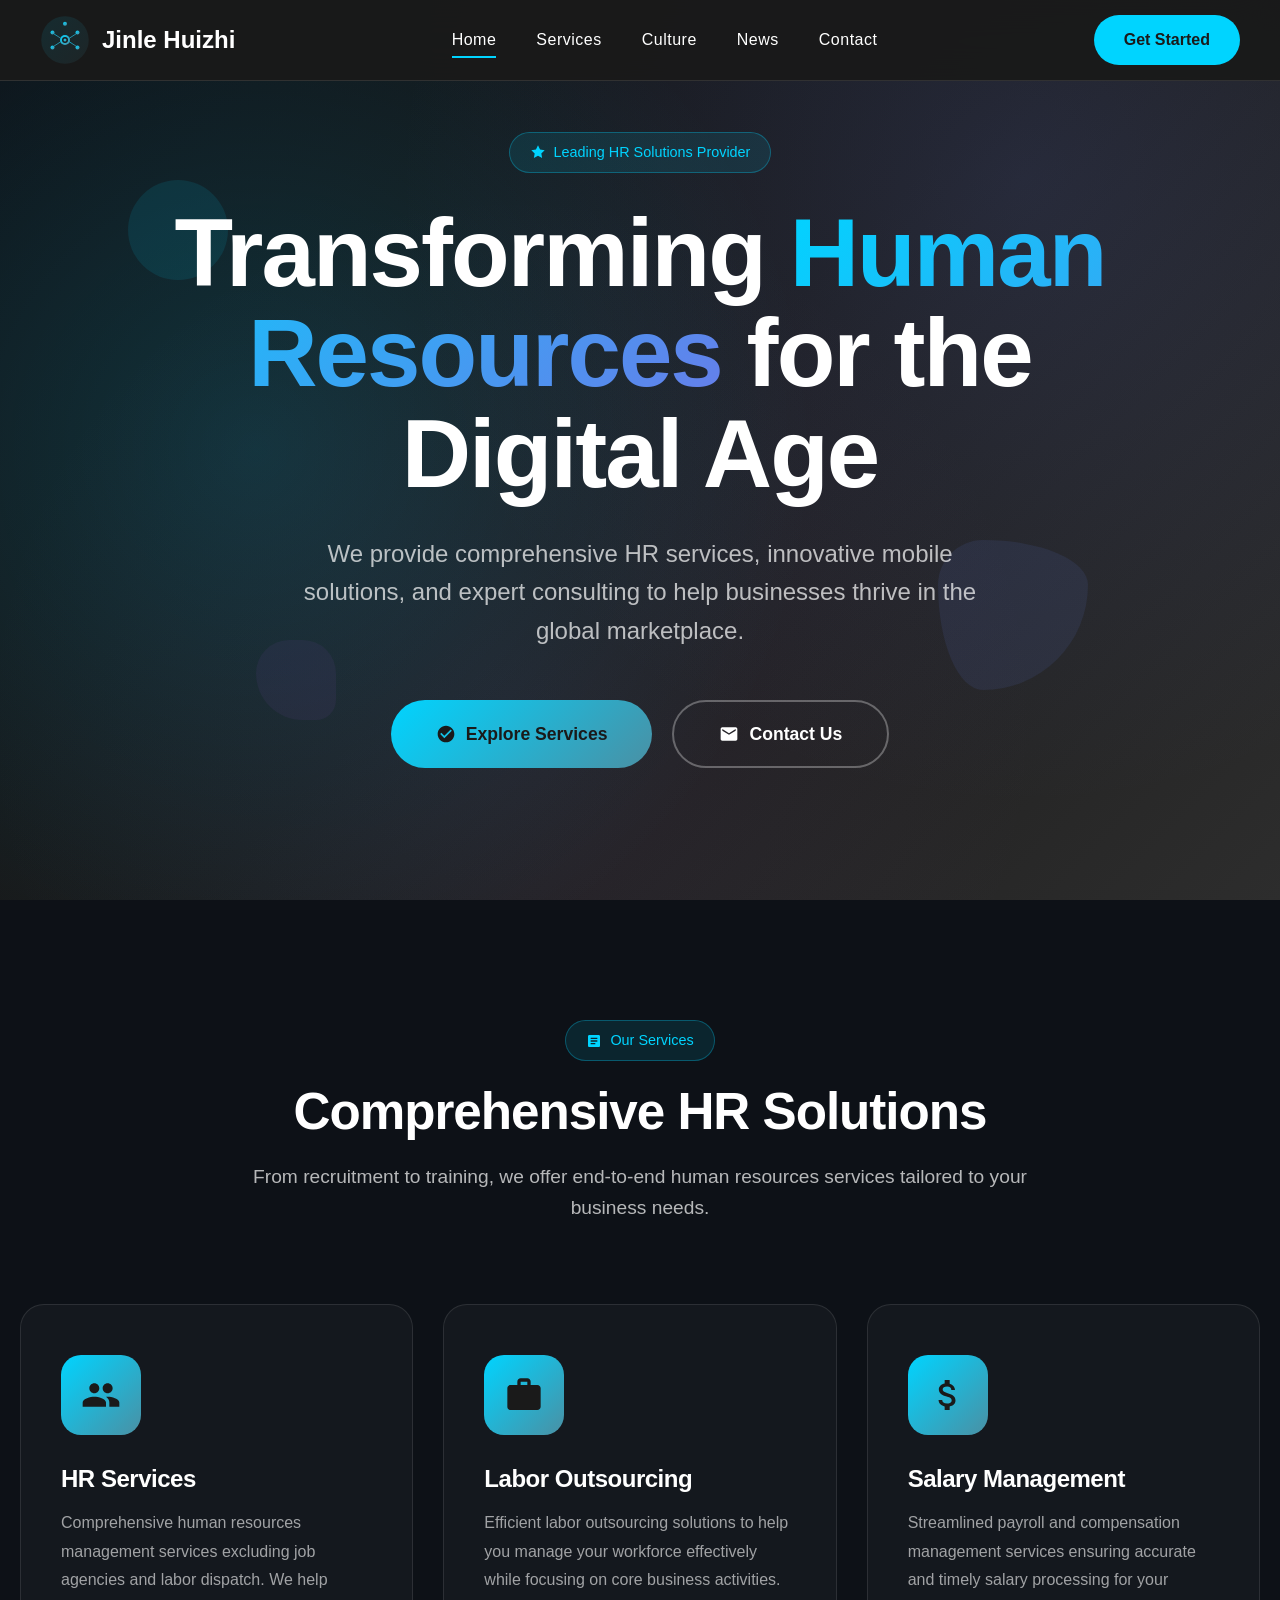
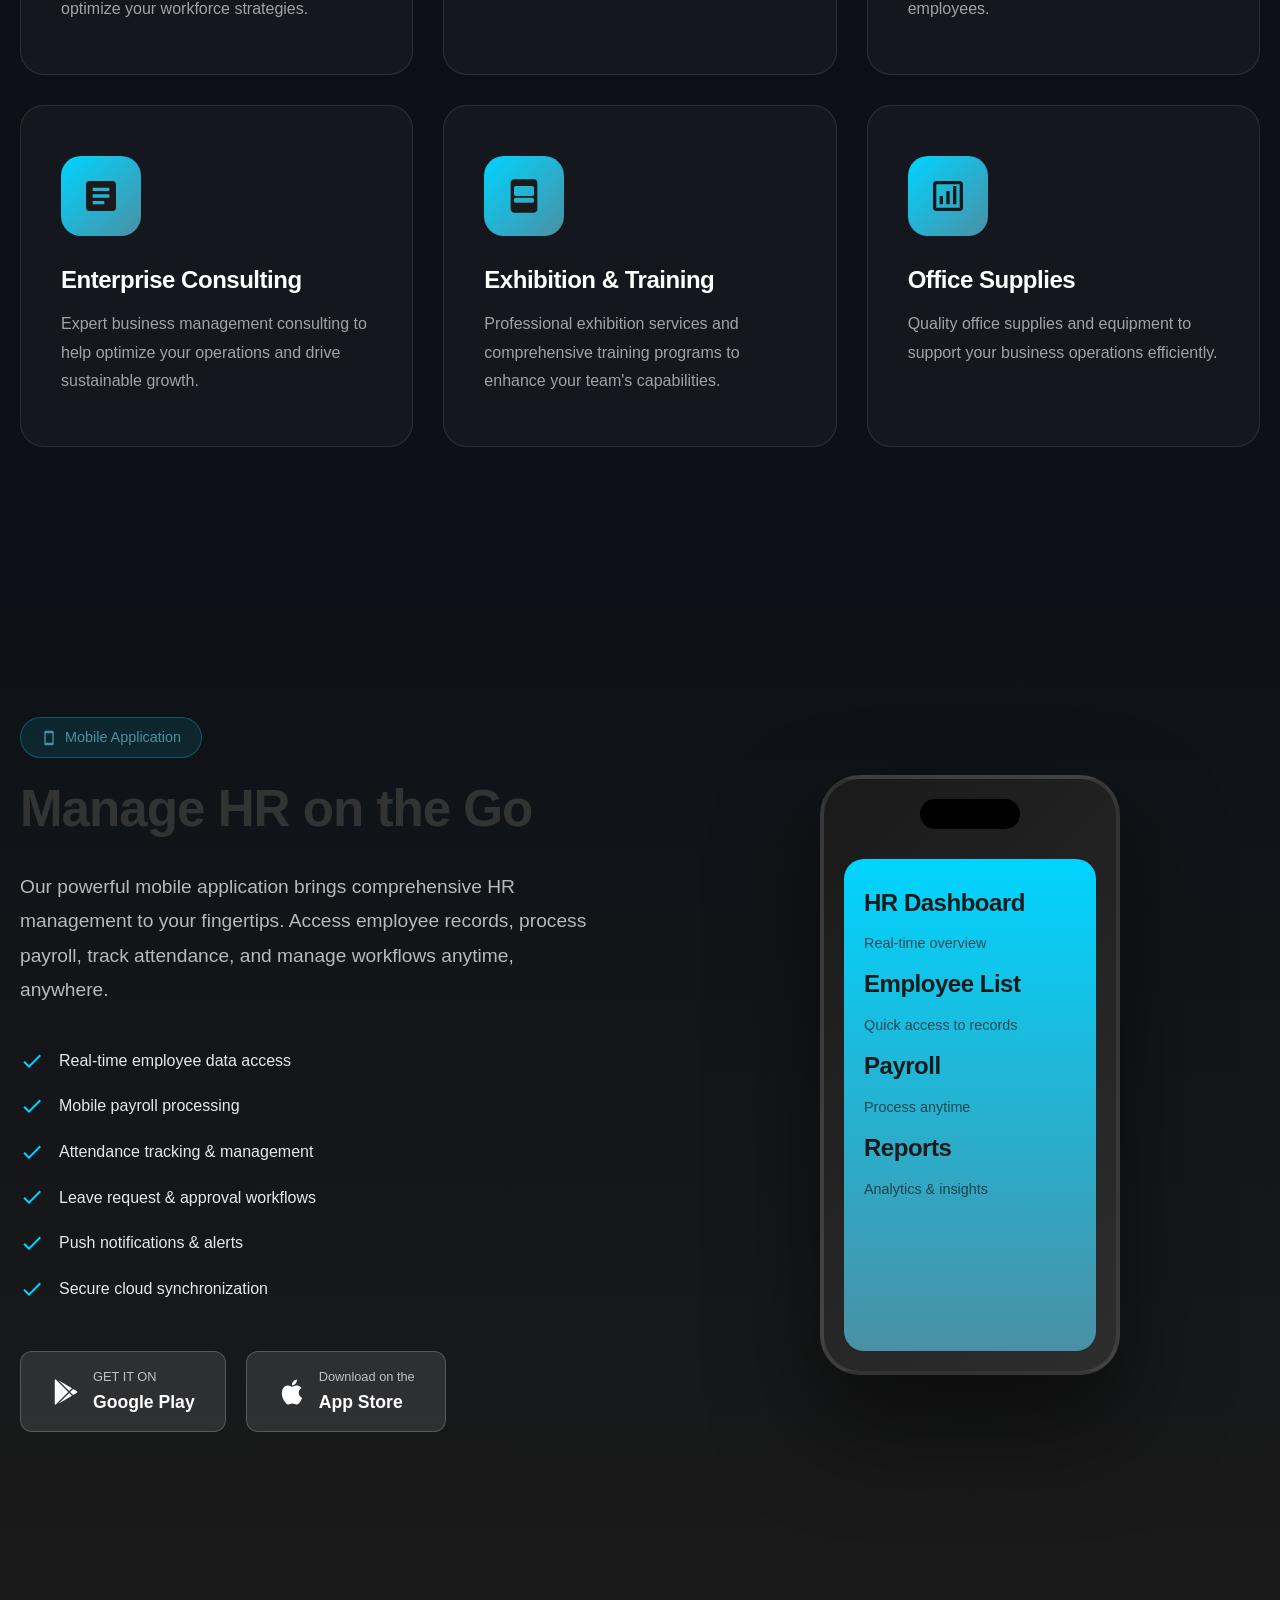
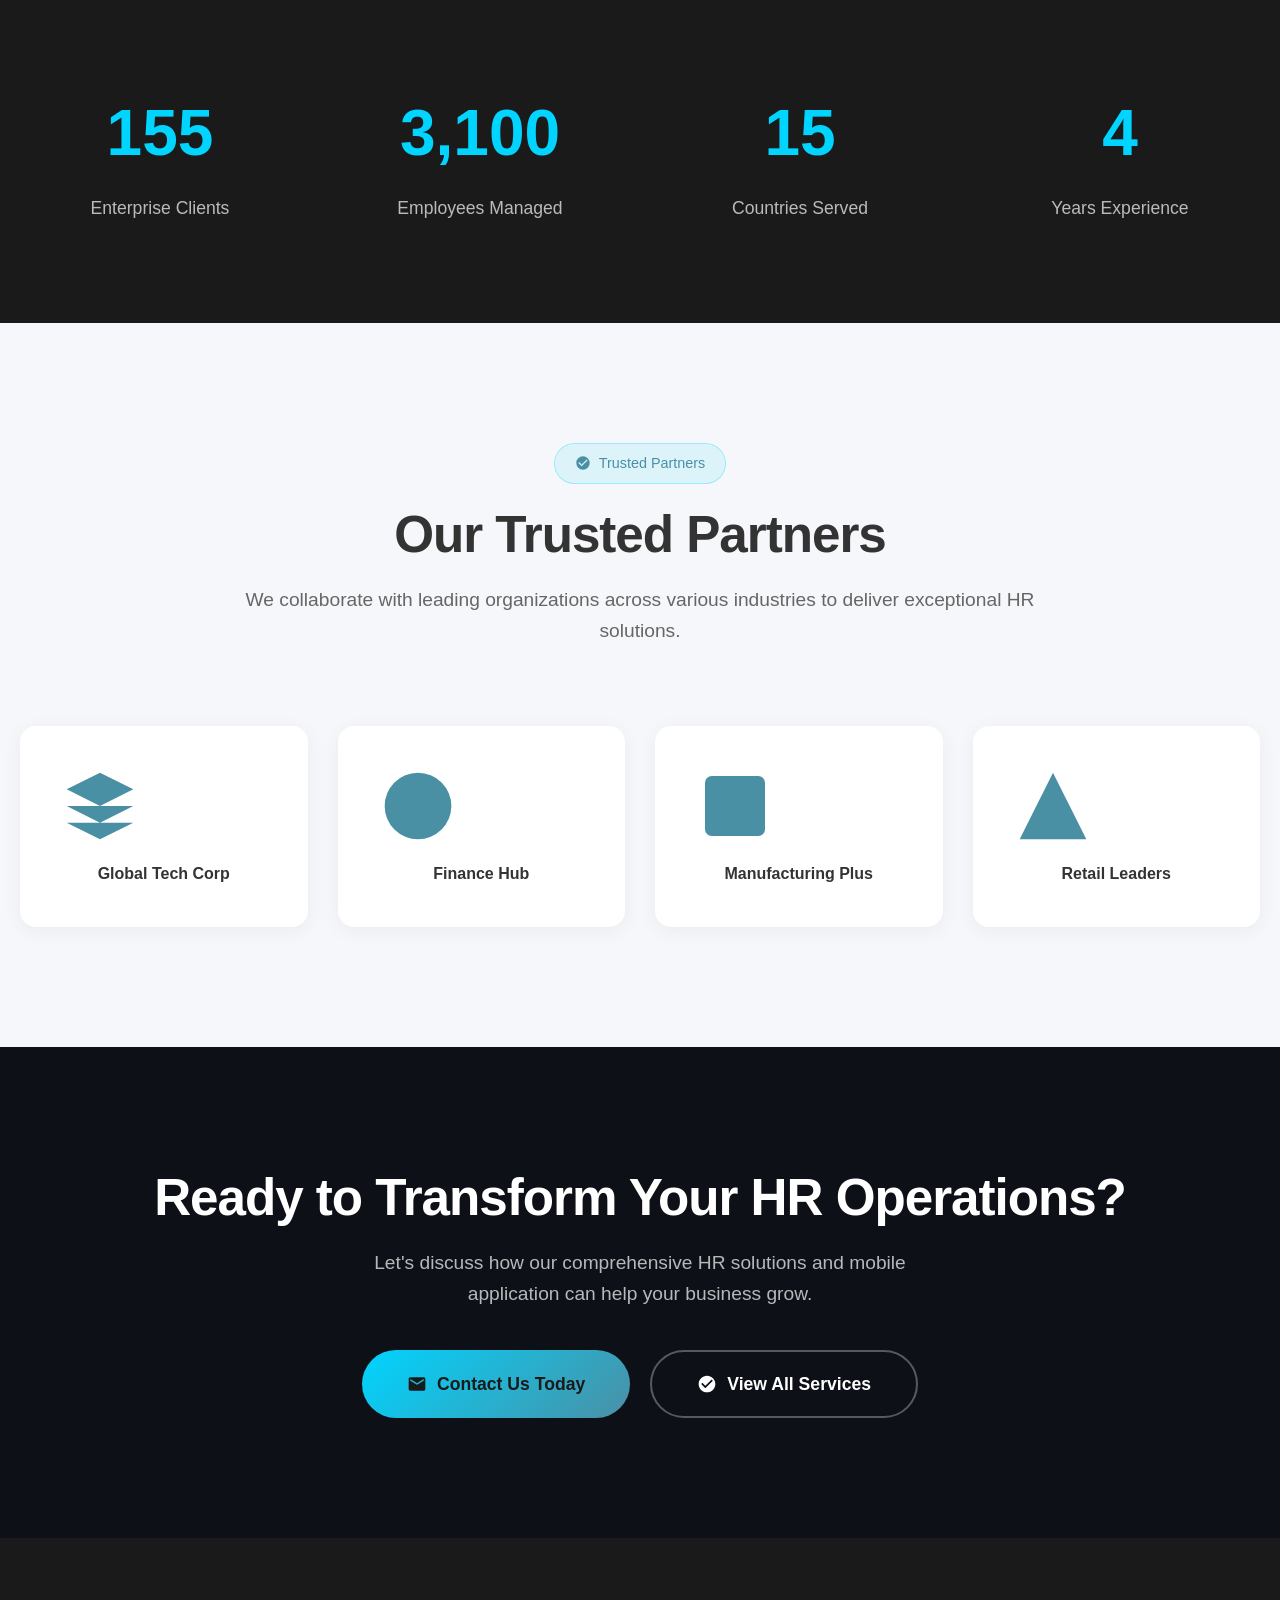
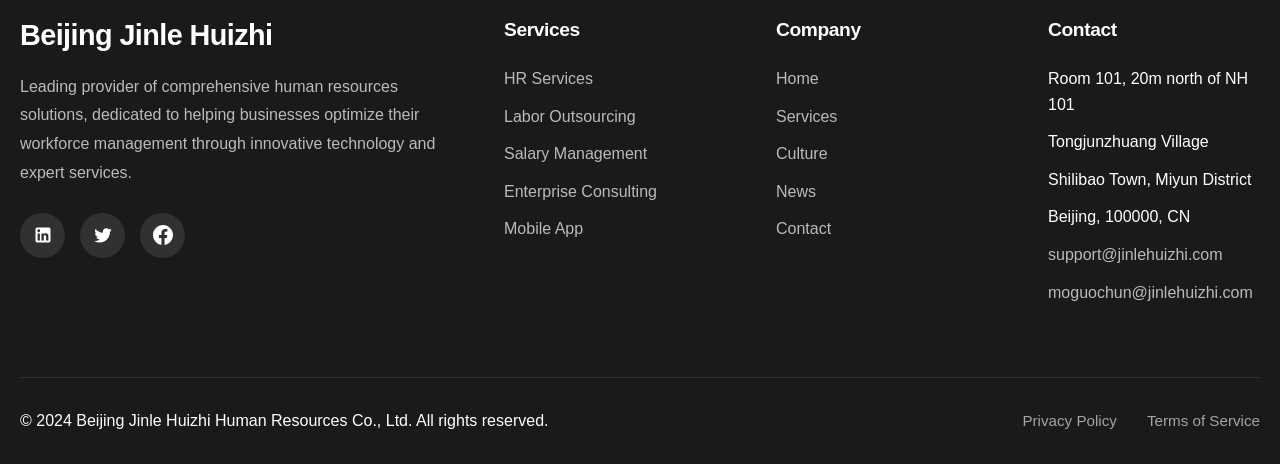
<file: index.html>
<!DOCTYPE html>
<html lang="en">
<head>
    <meta charset="UTF-8">
    <meta name="viewport" content="width=device-width, initial-scale=1.0">
    <meta name="description" content="Beijing Jinle Huizhi Human Resources Co., Ltd - Professional HR services, labor outsourcing, salary management, and enterprise consulting. Download our mobile app for seamless HR management.">
    <meta name="keywords" content="human resources, HR services, labor outsourcing, salary management, enterprise consulting, mobile app, Beijing HR company">
    <meta name="author" content="Beijing Jinle Huizhi Human Resources Co., Ltd">
    <meta name="robots" content="index, follow">
    
    <!-- Open Graph -->
    <meta property="og:title" content="Beijing Jinle Huizhi Human Resources Co., Ltd">
    <meta property="og:description" content="Professional HR services and enterprise solutions. Download our mobile app for seamless HR management.">
    <meta property="og:type" content="website">
    <meta property="og:url" content="https://jinlehuizhi.com">
    <meta property="og:image" content="https://jinlehuizhi.com/images/og-image.png">
    
    <!-- Twitter Card -->
    <meta name="twitter:card" content="summary_large_image">
    <meta name="twitter:title" content="Beijing Jinle Huizhi Human Resources Co., Ltd">
    <meta name="twitter:description" content="Professional HR services and enterprise solutions. Download our mobile app for seamless HR management.">
    
    <!-- Canonical URL -->
    <link rel="canonical" href="https://jinlehuizhi.com">
    
    <!-- Favicon -->
    <link rel="icon" type="image/svg+xml" href="data:image/svg+xml,<svg xmlns='http://www.w3.org/2000/svg' viewBox='0 0 100 100'><circle cx='50' cy='50' r='45' fill='%2300d4ff'/><circle cx='50' cy='50' r='20' fill='%231a1a1a'/></svg>">
    
    <title>Beijing Jinle Huizhi Human Resources Co., Ltd | Professional HR Services & Mobile App</title>
    
    <!-- Stylesheets -->
    <link rel="stylesheet" href="css/style.css">
    
    <!-- Schema.org Structured Data -->
    <script type="application/ld+json">
    {
        "@context": "https://schema.org",
        "@type": "Organization",
        "name": "Beijing Jinle Huizhi Human Resources Co., Ltd",
        "url": "https://jinlehuizhi.com",
        "logo": "https://jinlehuizhi.com/images/logo.svg",
        "description": "Professional HR services, labor outsourcing, salary management, and enterprise consulting company",
        "address": {
            "@type": "PostalAddress",
            "streetAddress": "Room 101, 20 meters north of National Highway 101, Tongjunzhuang Village, Shilibao Town",
            "addressLocality": "Miyun District",
            "addressRegion": "Beijing",
            "postalCode": "100000",
            "addressCountry": "CN"
        },
        "contactPoint": {
            "@type": "ContactPoint",
            "email": "support@jinlehuizhi.com",
            "contactType": "customer service"
        }
    }
    </script>
</head>
<body>
    <!-- Navigation -->
    <nav class="navbar" role="navigation" aria-label="Main navigation">
        <div class="nav-container">
            <a href="index.html" class="nav-logo" aria-label="Jinle Huizhi Home">
                <svg width="50" height="50" viewBox="0 0 200 200" xmlns="http://www.w3.org/2000/svg">
                    <defs>
                        <linearGradient id="logoGrad" x1="0%" y1="0%" x2="100%" y2="100%">
                            <stop offset="0%" style="stop-color:#00d4ff"/>
                            <stop offset="100%" style="stop-color:#4a90a4"/>
                        </linearGradient>
                    </defs>
                    <circle cx="100" cy="100" r="95" fill="url(#logoGrad)" opacity="0.1"/>
                    <g>
                        <circle cx="100" cy="100" r="20" fill="url(#logoGrad)"/>
                        <line x1="100" y1="80" x2="100" y2="40" stroke="url(#logoGrad)" stroke-width="3"/>
                        <circle cx="100" cy="35" r="8" fill="url(#logoGrad)"/>
                        <line x1="117" y1="107" x2="145" y2="125" stroke="url(#logoGrad)" stroke-width="3"/>
                        <circle cx="150" cy="130" r="8" fill="url(#logoGrad)"/>
                        <line x1="117" y1="93" x2="145" y2="75" stroke="url(#logoGrad)" stroke-width="3"/>
                        <circle cx="150" cy="70" r="8" fill="url(#logoGrad)"/>
                        <line x1="83" y1="107" x2="55" y2="125" stroke="url(#logoGrad)" stroke-width="3"/>
                        <circle cx="50" cy="130" r="8" fill="url(#logoGrad)"/>
                        <line x1="83" y1="93" x2="55" y2="75" stroke="url(#logoGrad)" stroke-width="3"/>
                        <circle cx="50" cy="70" r="8" fill="url(#logoGrad)"/>
                        <circle cx="100" cy="100" r="12" fill="#1a1a1a"/>
                        <circle cx="100" cy="100" r="6" fill="url(#logoGrad)"/>
                    </g>
                </svg>
                <span>Jinle Huizhi</span>
            </a>
            
            <ul class="nav-menu">
                <li><a href="index.html" class="nav-link active">Home</a></li>
                <li><a href="services.html" class="nav-link">Services</a></li>
                <li><a href="culture.html" class="nav-link">Culture</a></li>
                <li><a href="news.html" class="nav-link">News</a></li>
                <li><a href="contact.html" class="nav-link">Contact</a></li>
            </ul>
            
            <a href="contact.html" class="nav-cta">Get Started</a>
            
            <button class="mobile-toggle" aria-label="Toggle mobile menu" aria-expanded="false">
                <span></span>
                <span></span>
                <span></span>
            </button>
        </div>
    </nav>

    <!-- Hero Section -->
    <section class="hero" role="banner">
        <div class="hero-bg">
            <div class="floating-elements">
                <div class="floating-shape"></div>
                <div class="floating-shape"></div>
                <div class="floating-shape"></div>
            </div>
        </div>
        
        <div class="hero-content">
            <div class="hero-badge">
                <svg width="16" height="16" viewBox="0 0 24 24" fill="currentColor">
                    <path d="M12 2L15.09 8.26L22 9.27L17 14.14L18.18 21.02L12 17.77L5.82 21.02L7 14.14L2 9.27L8.91 8.26L12 2Z"/>
                </svg>
                Leading HR Solutions Provider
            </div>
            
            <h1 class="hero-title">
                Transforming <span class="highlight">Human Resources</span> for the Digital Age
            </h1>
            
            <p class="hero-subtitle">
                We provide comprehensive HR services, innovative mobile solutions, and expert consulting to help businesses thrive in the global marketplace.
            </p>
            
            <div class="hero-buttons">
                <a href="services.html" class="btn-primary">
                    <svg width="20" height="20" viewBox="0 0 24 24" fill="currentColor">
                        <path d="M12 2C6.48 2 2 6.48 2 12s4.48 10 10 10 10-4.48 10-10S17.52 2 12 2zm-2 15l-5-5 1.41-1.41L10 14.17l7.59-7.59L19 8l-9 9z"/>
                    </svg>
                    Explore Services
                </a>
                <a href="contact.html" class="btn-secondary">
                    <svg width="20" height="20" viewBox="0 0 24 24" fill="currentColor">
                        <path d="M20 4H4c-1.1 0-1.99.9-1.99 2L2 18c0 1.1.9 2 2 2h16c1.1 0 2-.9 2-2V6c0-1.1-.9-2-2-2zm0 4l-8 5-8-5V6l8 5 8-5v2z"/>
                    </svg>
                    Contact Us
                </a>
            </div>
        </div>
    </section>

    <!-- Services Overview Section -->
    <section class="section section-dark" id="services">
        <div class="container">
            <div class="section-header fade-in">
                <div class="section-badge">
                    <svg width="16" height="16" viewBox="0 0 24 24" fill="currentColor">
                        <path d="M19 3H5c-1.1 0-2 .9-2 2v14c0 1.1.9 2 2 2h14c1.1 0 2-.9 2-2V5c0-1.1-.9-2-2-2zm-5 14H7v-2h7v2zm3-4H7v-2h10v2zm0-4H7V7h10v2z"/>
                    </svg>
                    Our Services
                </div>
                <h2 class="section-title">Comprehensive HR Solutions</h2>
                <p class="section-description">
                    From recruitment to training, we offer end-to-end human resources services tailored to your business needs.
                </p>
            </div>
            
            <div class="services-grid">
                <article class="service-card fade-in">
                    <div class="service-icon">
                        <svg viewBox="0 0 24 24">
                            <path d="M16 11c1.66 0 2.99-1.34 2.99-3S17.66 5 16 5c-1.66 0-3 1.34-3 3s1.34 3 3 3zm-8 0c1.66 0 2.99-1.34 2.99-3S9.66 5 8 5C6.34 5 5 6.34 5 8s1.34 3 3 3zm0 2c-2.33 0-7 1.17-7 3.5V19h14v-2.5c0-2.33-4.67-3.5-7-3.5zm8 0c-.29 0-.62.02-.97.05 1.16.84 1.97 1.97 1.97 3.45V19h6v-2.5c0-2.33-4.67-3.5-7-3.5z"/>
                        </svg>
                    </div>
                    <h3 class="service-title">HR Services</h3>
                    <p class="service-description">
                        Comprehensive human resources management services excluding job agencies and labor dispatch. We help optimize your workforce strategies.
                    </p>
                </article>
                
                <article class="service-card fade-in">
                    <div class="service-icon">
                        <svg viewBox="0 0 24 24">
                            <path d="M20 6h-4V4c0-1.11-.89-2-2-2h-4c-1.11 0-2 .89-2 2v2H4c-1.11 0-1.99.89-1.99 2L2 19c0 1.11.89 2 2 2h16c1.11 0 2-.89 2-2V8c0-1.11-.89-2-2-2zm-6 0h-4V4h4v2z"/>
                        </svg>
                    </div>
                    <h3 class="service-title">Labor Outsourcing</h3>
                    <p class="service-description">
                        Efficient labor outsourcing solutions to help you manage your workforce effectively while focusing on core business activities.
                    </p>
                </article>
                
                <article class="service-card fade-in">
                    <div class="service-icon">
                        <svg viewBox="0 0 24 24">
                            <path d="M11.8 10.9c-2.27-.59-3-1.2-3-2.15 0-1.09 1.01-1.85 2.7-1.85 1.78 0 2.44.85 2.5 2.1h2.21c-.07-1.72-1.12-3.3-3.21-3.81V3h-3v2.16c-1.94.42-3.5 1.68-3.5 3.61 0 2.31 1.91 3.46 4.7 4.13 2.5.6 3 1.48 3 2.41 0 .69-.49 1.79-2.7 1.79-2.06 0-2.87-.92-2.98-2.1h-2.2c.12 2.19 1.76 3.42 3.68 3.83V21h3v-2.15c1.95-.37 3.5-1.5 3.5-3.55 0-2.84-2.43-3.81-4.7-4.4z"/>
                        </svg>
                    </div>
                    <h3 class="service-title">Salary Management</h3>
                    <p class="service-description">
                        Streamlined payroll and compensation management services ensuring accurate and timely salary processing for your employees.
                    </p>
                </article>
                
                <article class="service-card fade-in">
                    <div class="service-icon">
                        <svg viewBox="0 0 24 24">
                            <path d="M19 3H5c-1.1 0-2 .9-2 2v14c0 1.1.9 2 2 2h14c1.1 0 2-.9 2-2V5c0-1.1-.9-2-2-2zm-5 14H7v-2h7v2zm3-4H7v-2h10v2zm0-4H7V7h10v2z"/>
                        </svg>
                    </div>
                    <h3 class="service-title">Enterprise Consulting</h3>
                    <p class="service-description">
                        Expert business management consulting to help optimize your operations and drive sustainable growth.
                    </p>
                </article>
                
                <article class="service-card fade-in">
                    <div class="service-icon">
                        <svg viewBox="0 0 24 24">
                            <path d="M18 2H6c-1.1 0-2 .9-2 2v16c0 1.1.9 2 2 2h12c1.1 0 2-.9 2-2V4c0-1.1-.9-2-2-2zm-1 14H7c-.55 0-1-.45-1-1v-1c0-.55.45-1 1-1h10c.55 0 1 .45 1 1v1c0 .55-.45 1-1 1zm0-4H7c-.55 0-1-.45-1-1V7c0-.55.45-1 1-1h10c.55 0 1 .45 1 1v4c0 .55-.45 1-1 1z"/>
                        </svg>
                    </div>
                    <h3 class="service-title">Exhibition & Training</h3>
                    <p class="service-description">
                        Professional exhibition services and comprehensive training programs to enhance your team's capabilities.
                    </p>
                </article>
                
                <article class="service-card fade-in">
                    <div class="service-icon">
                        <svg viewBox="0 0 24 24">
                            <path d="M19 3H5c-1.1 0-2 .9-2 2v14c0 1.1.9 2 2 2h14c1.1 0 2-.9 2-2V5c0-1.1-.9-2-2-2zm0 16H5V5h14v14z"/>
                            <path d="M7 12h2v5H7zm4-3h2v8h-2zm4-3h2v11h-2z"/>
                        </svg>
                    </div>
                    <h3 class="service-title">Office Supplies</h3>
                    <p class="service-description">
                        Quality office supplies and equipment to support your business operations efficiently.
                    </p>
                </article>
            </div>
        </div>
    </section>

    <!-- Mobile App Section -->
    <section class="app-section section" id="mobile-app">
        <div class="container">
            <div class="app-showcase">
                <div class="app-content fade-in slide-in-left">
                    <div class="section-badge">
                        <svg width="16" height="16" viewBox="0 0 24 24" fill="currentColor">
                            <path d="M17 1.01L7 1c-1.1 0-2 .9-2 2v18c0 1.1.9 2 2 2h10c1.1 0 2-.9 2-2V3c0-1.1-.9-1.99-2-1.99zM17 19H7V5h10v14z"/>
                        </svg>
                        Mobile Application
                    </div>
                    <h2>Manage HR on the Go</h2>
                    <p>
                        Our powerful mobile application brings comprehensive HR management to your fingertips. 
                        Access employee records, process payroll, track attendance, and manage workflows anytime, anywhere.
                    </p>
                    
                    <ul class="app-features-list">
                        <li>
                            <svg viewBox="0 0 24 24"><path d="M9 16.17L4.83 12l-1.42 1.41L9 19 21 7l-1.41-1.41z"/></svg>
                            Real-time employee data access
                        </li>
                        <li>
                            <svg viewBox="0 0 24 24"><path d="M9 16.17L4.83 12l-1.42 1.41L9 19 21 7l-1.41-1.41z"/></svg>
                            Mobile payroll processing
                        </li>
                        <li>
                            <svg viewBox="0 0 24 24"><path d="M9 16.17L4.83 12l-1.42 1.41L9 19 21 7l-1.41-1.41z"/></svg>
                            Attendance tracking & management
                        </li>
                        <li>
                            <svg viewBox="0 0 24 24"><path d="M9 16.17L4.83 12l-1.42 1.41L9 19 21 7l-1.41-1.41z"/></svg>
                            Leave request & approval workflows
                        </li>
                        <li>
                            <svg viewBox="0 0 24 24"><path d="M9 16.17L4.83 12l-1.42 1.41L9 19 21 7l-1.41-1.41z"/></svg>
                            Push notifications & alerts
                        </li>
                        <li>
                            <svg viewBox="0 0 24 24"><path d="M9 16.17L4.83 12l-1.42 1.41L9 19 21 7l-1.41-1.41z"/></svg>
                            Secure cloud synchronization
                        </li>
                    </ul>
                    
                    <div class="app-buttons">
                        <a href="#" class="store-button" aria-label="Download on Google Play">
                            <svg viewBox="0 0 24 24">
                                <path fill="currentColor" d="M3.609 1.814L13.792 12 3.61 22.186a.996.996 0 0 1-.61-.92V2.734a1 1 0 0 1 .609-.92zm10.89 10.893l2.302 2.302-10.937 6.333 8.635-8.635zm3.199-3.198l2.807 1.626a1 1 0 0 1 0 1.73l-2.808 1.626L15.206 12l2.492-2.491zM5.864 2.658L16.8 8.99l-2.302 2.302-8.634-8.634z"/>
                            </svg>
                            <div class="store-button-text">
                                <span>GET IT ON</span>
                                <strong>Google Play</strong>
                            </div>
                        </a>
                        <a href="#" class="store-button" aria-label="Download on App Store">
                            <svg viewBox="0 0 24 24">
                                <path fill="currentColor" d="M18.71 19.5c-.83 1.24-1.71 2.45-3.05 2.47-1.34.03-1.77-.79-3.29-.79-1.53 0-2 .77-3.27.82-1.31.05-2.3-1.32-3.14-2.53C4.25 17 2.94 12.45 4.7 9.39c.87-1.52 2.43-2.48 4.12-2.51 1.28-.02 2.5.87 3.29.87.78 0 2.26-1.07 3.81-.91.65.03 2.47.26 3.64 1.98-.09.06-2.17 1.28-2.15 3.81.03 3.02 2.65 4.03 2.68 4.04-.03.07-.42 1.44-1.38 2.83M13 3.5c.73-.83 1.94-1.46 2.94-1.5.13 1.17-.34 2.35-1.04 3.19-.69.85-1.83 1.51-2.95 1.42-.15-1.15.41-2.35 1.05-3.11z"/>
                            </svg>
                            <div class="store-button-text">
                                <span>Download on the</span>
                                <strong>App Store</strong>
                            </div>
                        </a>
                    </div>
                </div>
                
                <div class="app-visual fade-in slide-in-right">
                    <div class="phone-mockup">
                        <div class="phone-screen">
                            <div class="app-screen-content">
                                <h4>HR Dashboard</h4>
                                <p>Real-time overview</p>
                                <h4>Employee List</h4>
                                <p>Quick access to records</p>
                                <h4>Payroll</h4>
                                <p>Process anytime</p>
                                <h4>Reports</h4>
                                <p>Analytics & insights</p>
                            </div>
                        </div>
                    </div>
                </div>
            </div>
        </div>
    </section>

    <!-- Statistics Section -->
    <section class="stats-section">
        <div class="container">
            <div class="stats-grid">
                <div class="stat-item fade-in">
                    <div class="stat-number" data-target="500" data-suffix="+">0</div>
                    <div class="stat-label">Enterprise Clients</div>
                </div>
                <div class="stat-item fade-in">
                    <div class="stat-number" data-target="10000" data-suffix="+">0</div>
                    <div class="stat-label">Employees Managed</div>
                </div>
                <div class="stat-item fade-in">
                    <div class="stat-number" data-target="50" data-suffix="+">0</div>
                    <div class="stat-label">Countries Served</div>
                </div>
                <div class="stat-item fade-in">
                    <div class="stat-number" data-target="15" data-suffix="">0</div>
                    <div class="stat-label">Years Experience</div>
                </div>
            </div>
        </div>
    </section>

    <!-- Partners Section -->
    <section class="section section-light">
        <div class="container">
            <div class="section-header fade-in">
                <div class="section-badge">
                    <svg width="16" height="16" viewBox="0 0 24 24" fill="currentColor">
                        <path d="M12 2C6.48 2 2 6.48 2 12s4.48 10 10 10 10-4.48 10-10S17.52 2 12 2zm-2 15l-5-5 1.41-1.41L10 14.17l7.59-7.59L19 8l-9 9z"/>
                    </svg>
                    Trusted Partners
                </div>
                <h2 class="section-title">Our Trusted Partners</h2>
                <p class="section-description">
                    We collaborate with leading organizations across various industries to deliver exceptional HR solutions.
                </p>
            </div>
            
            <div class="partners-grid" style="display: grid; grid-template-columns: repeat(auto-fit, minmax(200px, 1fr)); gap: 30px; margin-top: 60px;">
                <div class="partner-logo fade-in" style="background: white; padding: 40px; border-radius: 16px; text-align: center; box-shadow: 0 4px 20px rgba(0,0,0,0.05);">
                    <svg width="80" height="80" viewBox="0 0 24 24" fill="#4a90a4">
                        <path d="M12 2L2 7l10 5 10-5-10-5zM2 17l10 5 10-5M2 12l10 5 10-5"/>
                    </svg>
                    <p style="margin-top: 15px; font-weight: 600; color: #333;">Global Tech Corp</p>
                </div>
                <div class="partner-logo fade-in" style="background: white; padding: 40px; border-radius: 16px; text-align: center; box-shadow: 0 4px 20px rgba(0,0,0,0.05);">
                    <svg width="80" height="80" viewBox="0 0 24 24" fill="#4a90a4">
                        <circle cx="12" cy="12" r="10"/>
                    </svg>
                    <p style="margin-top: 15px; font-weight: 600; color: #333;">Finance Hub</p>
                </div>
                <div class="partner-logo fade-in" style="background: white; padding: 40px; border-radius: 16px; text-align: center; box-shadow: 0 4px 20px rgba(0,0,0,0.05);">
                    <svg width="80" height="80" viewBox="0 0 24 24" fill="#4a90a4">
                        <rect x="3" y="3" width="18" height="18" rx="2"/>
                    </svg>
                    <p style="margin-top: 15px; font-weight: 600; color: #333;">Manufacturing Plus</p>
                </div>
                <div class="partner-logo fade-in" style="background: white; padding: 40px; border-radius: 16px; text-align: center; box-shadow: 0 4px 20px rgba(0,0,0,0.05);">
                    <svg width="80" height="80" viewBox="0 0 24 24" fill="#4a90a4">
                        <polygon points="12,2 22,22 2,22"/>
                    </svg>
                    <p style="margin-top: 15px; font-weight: 600; color: #333;">Retail Leaders</p>
                </div>
            </div>
        </div>
    </section>

    <!-- CTA Section -->
    <section class="section section-dark" style="text-align: center;">
        <div class="container">
            <div class="fade-in">
                <h2 style="margin-bottom: 20px;">Ready to Transform Your HR Operations?</h2>
                <p style="font-size: 1.2rem; color: rgba(255,255,255,0.7); margin-bottom: 40px; max-width: 600px; margin-left: auto; margin-right: auto;">
                    Let's discuss how our comprehensive HR solutions and mobile application can help your business grow.
                </p>
                <div style="display: flex; gap: 20px; justify-content: center; flex-wrap: wrap;">
                    <a href="contact.html" class="btn-primary">
                        <svg width="20" height="20" viewBox="0 0 24 24" fill="currentColor">
                            <path d="M20 4H4c-1.1 0-1.99.9-1.99 2L2 18c0 1.1.9 2 2 2h16c1.1 0 2-.9 2-2V6c0-1.1-.9-2-2-2zm0 4l-8 5-8-5V6l8 5 8-5v2z"/>
                        </svg>
                        Contact Us Today
                    </a>
                    <a href="services.html" class="btn-secondary">
                        <svg width="20" height="20" viewBox="0 0 24 24" fill="currentColor">
                            <path d="M12 2C6.48 2 2 6.48 2 12s4.48 10 10 10 10-4.48 10-10S17.52 2 12 2zm-2 15l-5-5 1.41-1.41L10 14.17l7.59-7.59L19 8l-9 9z"/>
                        </svg>
                        View All Services
                    </a>
                </div>
            </div>
        </div>
    </section>

    <!-- Footer -->
    <footer class="footer" role="contentinfo">
        <div class="container">
            <div class="footer-grid">
                <div class="footer-brand">
                    <h3>Beijing Jinle Huizhi</h3>
                    <p>
                        Leading provider of comprehensive human resources solutions, dedicated to helping businesses 
                        optimize their workforce management through innovative technology and expert services.
                    </p>
                    <div class="footer-social">
                        <a href="#" aria-label="LinkedIn">
                            <svg viewBox="0 0 24 24">
                                <path d="M19 3a2 2 0 0 1 2 2v14a2 2 0 0 1-2 2H5a2 2 0 0 1-2-2V5a2 2 0 0 1 2-2h14m-.5 15.5v-5.3a3.26 3.26 0 0 0-3.26-3.26c-.85 0-1.84.52-2.32 1.3v-1.11h-2.79v8.37h2.79v-4.93c0-.77.62-1.4 1.39-1.4a1.4 1.4 0 0 1 1.4 1.4v4.93h2.79M6.88 8.56a1.68 1.68 0 0 0 1.68-1.68c0-.93-.75-1.69-1.68-1.69a1.69 1.69 0 0 0-1.69 1.69c0 .93.76 1.68 1.69 1.68m1.39 9.94v-8.37H5.5v8.37h2.77z"/>
                            </svg>
                        </a>
                        <a href="#" aria-label="Twitter">
                            <svg viewBox="0 0 24 24">
                                <path d="M22.46 6c-.77.35-1.6.58-2.46.69.88-.53 1.56-1.37 1.88-2.38-.83.5-1.75.85-2.72 1.05C18.37 4.5 17.26 4 16 4c-2.35 0-4.27 1.92-4.27 4.29 0 .34.04.67.11.98C8.28 9.09 5.11 7.38 3 4.79c-.37.63-.58 1.37-.58 2.15 0 1.49.75 2.81 1.91 3.56-.71 0-1.37-.2-1.95-.5v.03c0 2.08 1.48 3.82 3.44 4.21a4.22 4.22 0 0 1-1.93.07 4.28 4.28 0 0 0 4 2.98 8.521 8.521 0 0 1-5.33 1.84c-.34 0-.68-.02-1.02-.06C3.44 20.29 5.7 21 8.12 21 16 21 20.33 14.46 20.33 8.79c0-.19 0-.37-.01-.56.84-.6 1.56-1.36 2.14-2.23z"/>
                            </svg>
                        </a>
                        <a href="#" aria-label="Facebook">
                            <svg viewBox="0 0 24 24">
                                <path d="M24 12.073c0-6.627-5.373-12-12-12s-12 5.373-12 12c0 5.99 4.388 10.954 10.125 11.854v-8.385H7.078v-3.47h3.047V9.43c0-3.007 1.792-4.669 4.533-4.669 1.312 0 2.686.235 2.686.235v2.953H15.83c-1.491 0-1.956.925-1.956 1.874v2.25h3.328l-.532 3.47h-2.796v8.385C19.612 23.027 24 18.062 24 12.073z"/>
                            </svg>
                        </a>
                    </div>
                </div>
                
                <div>
                    <h4 class="footer-title">Services</h4>
                    <ul class="footer-links">
                        <li><a href="services.html">HR Services</a></li>
                        <li><a href="services.html">Labor Outsourcing</a></li>
                        <li><a href="services.html">Salary Management</a></li>
                        <li><a href="services.html">Enterprise Consulting</a></li>
                        <li><a href="services.html">Mobile App</a></li>
                    </ul>
                </div>
                
                <div>
                    <h4 class="footer-title">Company</h4>
                    <ul class="footer-links">
                        <li><a href="index.html">Home</a></li>
                        <li><a href="services.html">Services</a></li>
                        <li><a href="culture.html">Culture</a></li>
                        <li><a href="news.html">News</a></li>
                        <li><a href="contact.html">Contact</a></li>
                    </ul>
                </div>
                
                <div>
                    <h4 class="footer-title">Contact</h4>
                    <ul class="footer-links">
                        <li>Room 101, 20m north of NH 101</li>
                        <li>Tongjunzhuang Village</li>
                        <li>Shilibao Town, Miyun District</li>
                        <li>Beijing, 100000, CN</li>
                        <li><a href="mailto:support@jinlehuizhi.com">support@jinlehuizhi.com</a></li>
                        <li><a href="mailto:moguochun@jinlehuizhi.com">moguochun@jinlehuizhi.com</a></li>
                    </ul>
                </div>
            </div>
            
            <div class="footer-bottom">
                <p>&copy; 2024 Beijing Jinle Huizhi Human Resources Co., Ltd. All rights reserved.</p>
                <div class="footer-legal">
                    <a href="privacy-policy.html">Privacy Policy</a>
                    <a href="terms-of-service.html">Terms of Service</a>
                </div>
            </div>
        </div>
    </footer>

    <!-- Scripts -->
    <script src="js/main.js"></script>
</body>
</html>
</file>
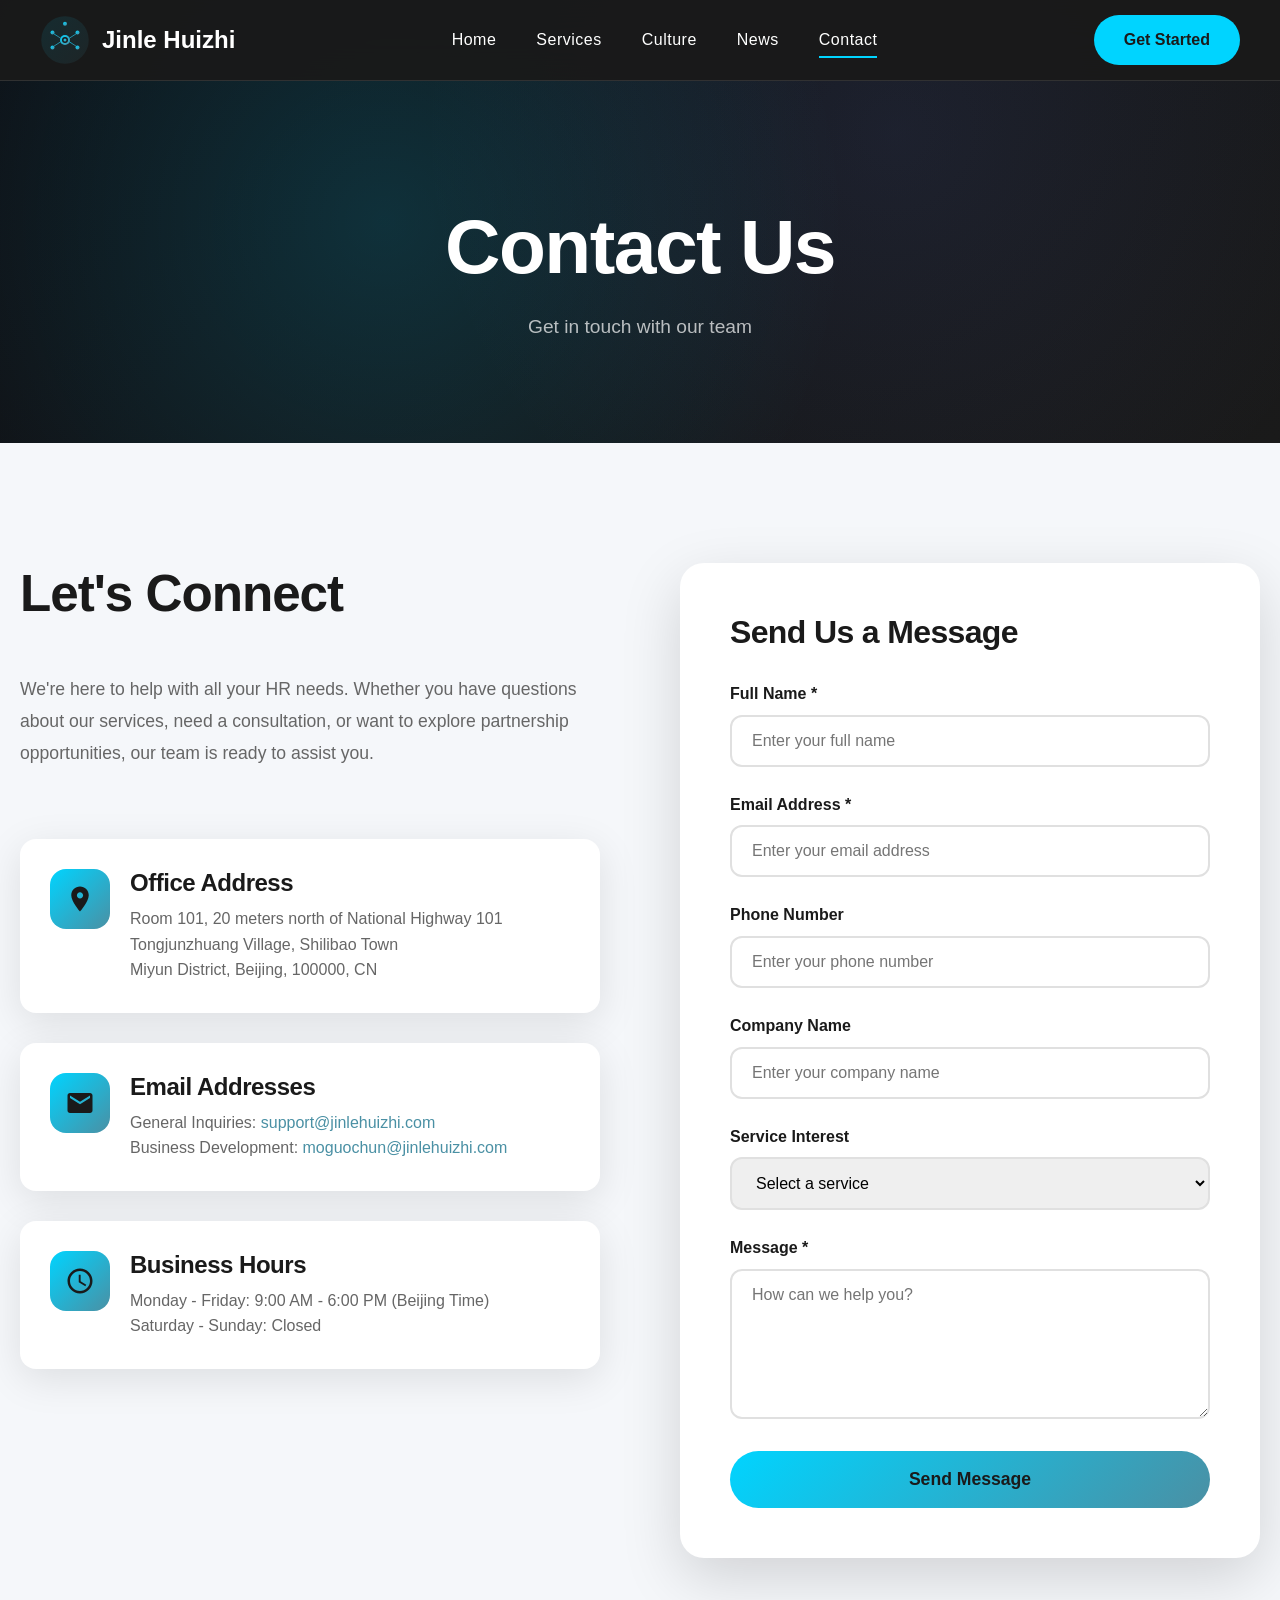
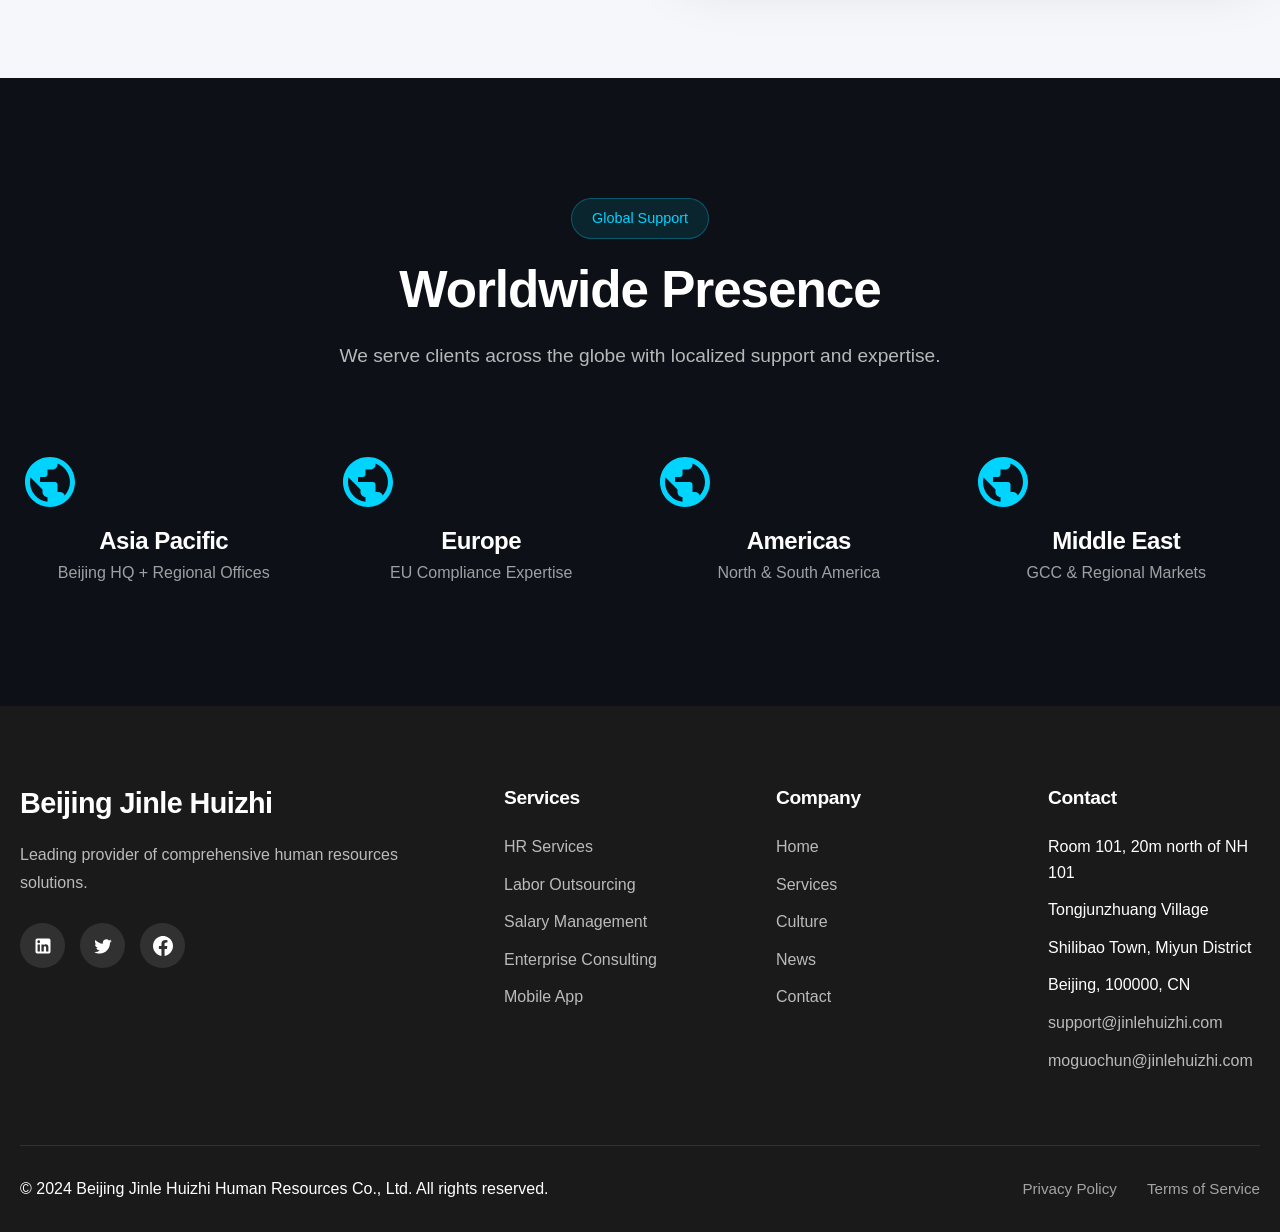
<file: contact.html>
<!DOCTYPE html>
<html lang="en">
<head>
    <meta charset="UTF-8">
    <meta name="viewport" content="width=device-width, initial-scale=1.0">
    <meta name="description" content="Contact Beijing Jinle Huizhi Human Resources Co., Ltd. Get in touch with our team for HR services inquiries, partnerships, or support. Email: support@jinlehuizhi.com">
    <meta name="keywords" content="contact HR company, HR services inquiry, Beijing HR company, HR consultation">
    <meta name="author" content="Beijing Jinle Huizhi Human Resources Co., Ltd">
    <meta name="robots" content="index, follow">
    
    <meta property="og:title" content="Contact Us | Beijing Jinle Huizhi Human Resources">
    <meta property="og:description" content="Get in touch with our team for HR services inquiries">
    <meta property="og:type" content="website">
    <meta property="og:url" content="https://jinlehuizhi.com/contact">
    
    <link rel="canonical" href="https://jinlehuizhi.com/contact">
    <link rel="icon" type="image/svg+xml" href="data:image/svg+xml,<svg xmlns='http://www.w3.org/2000/svg' viewBox='0 0 100 100'><circle cx='50' cy='50' r='45' fill='%2300d4ff'/><circle cx='50' cy='50' r='20' fill='%231a1a1a'/></svg>">
    
    <title>Contact Us | Beijing Jinle Huizhi Human Resources Co., Ltd</title>
    
    <link rel="stylesheet" href="css/style.css">
</head>
<body>
    <nav class="navbar">
        <div class="nav-container">
            <a href="index.html" class="nav-logo">
                <svg width="50" height="50" viewBox="0 0 200 200">
                    <defs>
                        <linearGradient id="logoGrad" x1="0%" y1="0%" x2="100%" y2="100%">
                            <stop offset="0%" style="stop-color:#00d4ff"/>
                            <stop offset="100%" style="stop-color:#4a90a4"/>
                        </linearGradient>
                    </defs>
                    <circle cx="100" cy="100" r="95" fill="url(#logoGrad)" opacity="0.1"/>
                    <g>
                        <circle cx="100" cy="100" r="20" fill="url(#logoGrad)"/>
                        <line x1="100" y1="80" x2="100" y2="40" stroke="url(#logoGrad)" stroke-width="3"/>
                        <circle cx="100" cy="35" r="8" fill="url(#logoGrad)"/>
                        <line x1="117" y1="107" x2="145" y2="125" stroke="url(#logoGrad)" stroke-width="3"/>
                        <circle cx="150" cy="130" r="8" fill="url(#logoGrad)"/>
                        <line x1="117" y1="93" x2="145" y2="75" stroke="url(#logoGrad)" stroke-width="3"/>
                        <circle cx="150" cy="70" r="8" fill="url(#logoGrad)"/>
                        <line x1="83" y1="107" x2="55" y2="125" stroke="url(#logoGrad)" stroke-width="3"/>
                        <circle cx="50" cy="130" r="8" fill="url(#logoGrad)"/>
                        <line x1="83" y1="93" x2="55" y2="75" stroke="url(#logoGrad)" stroke-width="3"/>
                        <circle cx="50" cy="70" r="8" fill="url(#logoGrad)"/>
                        <circle cx="100" cy="100" r="12" fill="#1a1a1a"/>
                        <circle cx="100" cy="100" r="6" fill="url(#logoGrad)"/>
                    </g>
                </svg>
                <span>Jinle Huizhi</span>
            </a>
            
            <ul class="nav-menu">
                <li><a href="index.html" class="nav-link">Home</a></li>
                <li><a href="services.html" class="nav-link">Services</a></li>
                <li><a href="culture.html" class="nav-link">Culture</a></li>
                <li><a href="news.html" class="nav-link">News</a></li>
                <li><a href="contact.html" class="nav-link active">Contact</a></li>
            </ul>
            
            <a href="contact.html" class="nav-cta">Get Started</a>
            
            <button class="mobile-toggle" aria-label="Toggle menu">
                <span></span>
                <span></span>
                <span></span>
            </button>
        </div>
    </nav>

    <header class="page-header">
        <div class="container">
            <h1>Contact Us</h1>
            <p>Get in touch with our team</p>
        </div>
    </header>

    <section class="contact-section section">
        <div class="container">
            <div class="contact-grid">
                <div class="contact-info fade-in slide-in-left">
                    <h2 style="margin-bottom: 20px; color: #1a1a1a;">Let's Connect</h2>
                    <p style="color: #666; margin-bottom: 40px; font-size: 1.1rem; line-height: 1.8;">
                        We're here to help with all your HR needs. Whether you have questions about our services, need a consultation, or want to explore partnership opportunities, our team is ready to assist you.
                    </p>
                    
                    <div class="contact-item">
                        <div class="contact-icon">
                            <svg viewBox="0 0 24 24">
                                <path d="M12 2C8.13 2 5 5.13 5 9c0 5.25 7 13 7 13s7-7.75 7-13c0-3.87-3.13-7-7-7zm0 9.5c-1.38 0-2.5-1.12-2.5-2.5s1.12-2.5 2.5-2.5 2.5 1.12 2.5 2.5-1.12 2.5-2.5 2.5z"/>
                            </svg>
                        </div>
                        <div class="contact-details">
                            <h4>Office Address</h4>
                            <p>Room 101, 20 meters north of National Highway 101<br>Tongjunzhuang Village, Shilibao Town<br>Miyun District, Beijing, 100000, CN</p>
                        </div>
                    </div>
                    
                    <div class="contact-item">
                        <div class="contact-icon">
                            <svg viewBox="0 0 24 24">
                                <path d="M20 4H4c-1.1 0-1.99.9-1.99 2L2 18c0 1.1.9 2 2 2h16c1.1 0 2-.9 2-2V6c0-1.1-.9-2-2-2zm0 4l-8 5-8-5V6l8 5 8-5v2z"/>
                            </svg>
                        </div>
                        <div class="contact-details">
                            <h4>Email Addresses</h4>
                            <p>General Inquiries: <a href="mailto:support@jinlehuizhi.com" style="color: #4a90a4;">support@jinlehuizhi.com</a><br>Business Development: <a href="mailto:moguochun@jinlehuizhi.com" style="color: #4a90a4;">moguochun@jinlehuizhi.com</a></p>
                        </div>
                    </div>
                    
                    <div class="contact-item">
                        <div class="contact-icon">
                            <svg viewBox="0 0 24 24">
                                <path d="M11.99 2C6.47 2 2 6.48 2 12s4.47 10 9.99 10C17.52 22 22 17.52 22 12S17.52 2 11.99 2zM12 20c-4.42 0-8-3.58-8-8s3.58-8 8-8 8 3.58 8 8-3.58 8-8 8zm.5-13H11v6l5.25 3.15.75-1.23-4.5-2.67z"/>
                            </svg>
                        </div>
                        <div class="contact-details">
                            <h4>Business Hours</h4>
                            <p>Monday - Friday: 9:00 AM - 6:00 PM (Beijing Time)<br>Saturday - Sunday: Closed</p>
                        </div>
                    </div>
                </div>
                
                <div class="contact-form fade-in slide-in-right">
                    <h3 style="margin-bottom: 30px; color: #1a1a1a;">Send Us a Message</h3>
                    <form id="contactForm">
                        <div class="form-group">
                            <label for="name">Full Name *</label>
                            <input type="text" id="name" name="name" required placeholder="Enter your full name">
                        </div>
                        
                        <div class="form-group">
                            <label for="email">Email Address *</label>
                            <input type="email" id="email" name="email" required placeholder="Enter your email address">
                        </div>
                        
                        <div class="form-group">
                            <label for="phone">Phone Number</label>
                            <input type="tel" id="phone" name="phone" placeholder="Enter your phone number">
                        </div>
                        
                        <div class="form-group">
                            <label for="company">Company Name</label>
                            <input type="text" id="company" name="company" placeholder="Enter your company name">
                        </div>
                        
                        <div class="form-group">
                            <label for="service">Service Interest</label>
                            <select id="service" name="service">
                                <option value="">Select a service</option>
                                <option value="hr-services">HR Services</option>
                                <option value="labor-outsourcing">Labor Outsourcing</option>
                                <option value="salary-management">Salary Management</option>
                                <option value="enterprise-consulting">Enterprise Consulting</option>
                                <option value="exhibition-training">Exhibition & Training</option>
                                <option value="office-supplies">Office Supplies</option>
                                <option value="mobile-app">Mobile App</option>
                                <option value="other">Other</option>
                            </select>
                        </div>
                        
                        <div class="form-group">
                            <label for="message">Message *</label>
                            <textarea id="message" name="message" required placeholder="How can we help you?"></textarea>
                        </div>
                        
                        <button type="submit" class="form-submit">Send Message</button>
                    </form>
                </div>
            </div>
        </div>
    </section>

    <section class="section section-dark">
        <div class="container">
            <div class="section-header fade-in">
                <div class="section-badge">Global Support</div>
                <h2 class="section-title">Worldwide Presence</h2>
                <p class="section-description">
                    We serve clients across the globe with localized support and expertise.
                </p>
            </div>
            
            <div style="display: grid; grid-template-columns: repeat(auto-fit, minmax(200px, 1fr)); gap: 30px; text-align: center; margin-top: 60px;">
                <div class="fade-in">
                    <svg width="60" height="60" viewBox="0 0 24 24" fill="#00d4ff" style="margin-bottom: 15px;">
                        <path d="M12 2C6.48 2 2 6.48 2 12s4.48 10 10 10 10-4.48 10-10S17.52 2 12 2zm-1 17.93c-3.95-.49-7-3.85-7-7.93 0-.62.08-1.21.21-1.79L9 15v1c0 1.1.9 2 2 2v1.93zm6.9-2.54c-.26-.81-1-1.39-1.9-1.39h-1v-3c0-.55-.45-1-1-1H8v-2h2c.55 0 1-.45 1-1V7h2c1.1 0 2-.9 2-2v-.41c2.93 1.19 5 4.06 5 7.41 0 2.08-.8 3.97-2.1 5.39z"/>
                    </svg>
                    <h4 style="color: white; margin-bottom: 5px;">Asia Pacific</h4>
                    <p style="color: rgba(255,255,255,0.6);">Beijing HQ + Regional Offices</p>
                </div>
                
                <div class="fade-in">
                    <svg width="60" height="60" viewBox="0 0 24 24" fill="#00d4ff" style="margin-bottom: 15px;">
                        <path d="M12 2C6.48 2 2 6.48 2 12s4.48 10 10 10 10-4.48 10-10S17.52 2 12 2zm-1 17.93c-3.95-.49-7-3.85-7-7.93 0-.62.08-1.21.21-1.79L9 15v1c0 1.1.9 2 2 2v1.93zm6.9-2.54c-.26-.81-1-1.39-1.9-1.39h-1v-3c0-.55-.45-1-1-1H8v-2h2c.55 0 1-.45 1-1V7h2c1.1 0 2-.9 2-2v-.41c2.93 1.19 5 4.06 5 7.41 0 2.08-.8 3.97-2.1 5.39z"/>
                    </svg>
                    <h4 style="color: white; margin-bottom: 5px;">Europe</h4>
                    <p style="color: rgba(255,255,255,0.6);">EU Compliance Expertise</p>
                </div>
                
                <div class="fade-in">
                    <svg width="60" height="60" viewBox="0 0 24 24" fill="#00d4ff" style="margin-bottom: 15px;">
                        <path d="M12 2C6.48 2 2 6.48 2 12s4.48 10 10 10 10-4.48 10-10S17.52 2 12 2zm-1 17.93c-3.95-.49-7-3.85-7-7.93 0-.62.08-1.21.21-1.79L9 15v1c0 1.1.9 2 2 2v1.93zm6.9-2.54c-.26-.81-1-1.39-1.9-1.39h-1v-3c0-.55-.45-1-1-1H8v-2h2c.55 0 1-.45 1-1V7h2c1.1 0 2-.9 2-2v-.41c2.93 1.19 5 4.06 5 7.41 0 2.08-.8 3.97-2.1 5.39z"/>
                    </svg>
                    <h4 style="color: white; margin-bottom: 5px;">Americas</h4>
                    <p style="color: rgba(255,255,255,0.6);">North & South America</p>
                </div>
                
                <div class="fade-in">
                    <svg width="60" height="60" viewBox="0 0 24 24" fill="#00d4ff" style="margin-bottom: 15px;">
                        <path d="M12 2C6.48 2 2 6.48 2 12s4.48 10 10 10 10-4.48 10-10S17.52 2 12 2zm-1 17.93c-3.95-.49-7-3.85-7-7.93 0-.62.08-1.21.21-1.79L9 15v1c0 1.1.9 2 2 2v1.93zm6.9-2.54c-.26-.81-1-1.39-1.9-1.39h-1v-3c0-.55-.45-1-1-1H8v-2h2c.55 0 1-.45 1-1V7h2c1.1 0 2-.9 2-2v-.41c2.93 1.19 5 4.06 5 7.41 0 2.08-.8 3.97-2.1 5.39z"/>
                    </svg>
                    <h4 style="color: white; margin-bottom: 5px;">Middle East</h4>
                    <p style="color: rgba(255,255,255,0.6);">GCC & Regional Markets</p>
                </div>
            </div>
        </div>
    </section>

    <footer class="footer">
        <div class="container">
            <div class="footer-grid">
                <div class="footer-brand">
                    <h3>Beijing Jinle Huizhi</h3>
                    <p>Leading provider of comprehensive human resources solutions.</p>
                    <div class="footer-social">
                        <a href="#" aria-label="LinkedIn">
                            <svg viewBox="0 0 24 24">
                                <path d="M19 3a2 2 0 0 1 2 2v14a2 2 0 0 1-2 2H5a2 2 0 0 1-2-2V5a2 2 0 0 1 2-2h14m-.5 15.5v-5.3a3.26 3.26 0 0 0-3.26-3.26c-.85 0-1.84.52-2.32 1.3v-1.11h-2.79v8.37h2.79v-4.93c0-.77.62-1.4 1.39-1.4a1.4 1.4 0 0 1 1.4 1.4v4.93h2.79M6.88 8.56a1.68 1.68 0 0 0 1.68-1.68c0-.93-.75-1.69-1.68-1.69a1.69 1.69 0 0 0-1.69 1.69c0 .93.76 1.68 1.69 1.68m1.39 9.94v-8.37H5.5v8.37h2.77z"/>
                            </svg>
                        </a>
                        <a href="#" aria-label="Twitter">
                            <svg viewBox="0 0 24 24">
                                <path d="M22.46 6c-.77.35-1.6.58-2.46.69.88-.53 1.56-1.37 1.88-2.38-.83.5-1.75.85-2.72 1.05C18.37 4.5 17.26 4 16 4c-2.35 0-4.27 1.92-4.27 4.29 0 .34.04.67.11.98C8.28 9.09 5.11 7.38 3 4.79c-.37.63-.58 1.37-.58 2.15 0 1.49.75 2.81 1.91 3.56-.71 0-1.37-.2-1.95-.5v.03c0 2.08 1.48 3.82 3.44 4.21a4.22 4.22 0 0 1-1.93.07 4.28 4.28 0 0 0 4 2.98 8.521 8.521 0 0 1-5.33 1.84c-.34 0-.68-.02-1.02-.06C3.44 20.29 5.7 21 8.12 21 16 21 20.33 14.46 20.33 8.79c0-.19 0-.37-.01-.56.84-.6 1.56-1.36 2.14-2.23z"/>
                            </svg>
                        </a>
                        <a href="#" aria-label="Facebook">
                            <svg viewBox="0 0 24 24">
                                <path d="M24 12.073c0-6.627-5.373-12-12-12s-12 5.373-12 12c0 5.99 4.388 10.954 10.125 11.854v-8.385H7.078v-3.47h3.047V9.43c0-3.007 1.792-4.669 4.533-4.669 1.312 0 2.686.235 2.686.235v2.953H15.83c-1.491 0-1.956.925-1.956 1.874v2.25h3.328l-.532 3.47h-2.796v8.385C19.612 23.027 24 18.062 24 12.073z"/>
                            </svg>
                        </a>
                    </div>
                </div>
                
                <div>
                    <h4 class="footer-title">Services</h4>
                    <ul class="footer-links">
                        <li><a href="services.html">HR Services</a></li>
                        <li><a href="services.html">Labor Outsourcing</a></li>
                        <li><a href="services.html">Salary Management</a></li>
                        <li><a href="services.html">Enterprise Consulting</a></li>
                        <li><a href="services.html">Mobile App</a></li>
                    </ul>
                </div>
                
                <div>
                    <h4 class="footer-title">Company</h4>
                    <ul class="footer-links">
                        <li><a href="index.html">Home</a></li>
                        <li><a href="services.html">Services</a></li>
                        <li><a href="culture.html">Culture</a></li>
                        <li><a href="news.html">News</a></li>
                        <li><a href="contact.html">Contact</a></li>
                    </ul>
                </div>
                
                <div>
                    <h4 class="footer-title">Contact</h4>
                    <ul class="footer-links">
                        <li>Room 101, 20m north of NH 101</li>
                        <li>Tongjunzhuang Village</li>
                        <li>Shilibao Town, Miyun District</li>
                        <li>Beijing, 100000, CN</li>
                        <li><a href="mailto:support@jinlehuizhi.com">support@jinlehuizhi.com</a></li>
                        <li><a href="mailto:moguochun@jinlehuizhi.com">moguochun@jinlehuizhi.com</a></li>
                    </ul>
                </div>
            </div>
            
            <div class="footer-bottom">
                <p>&copy; 2024 Beijing Jinle Huizhi Human Resources Co., Ltd. All rights reserved.</p>
                <div class="footer-legal">
                    <a href="privacy-policy.html">Privacy Policy</a>
                    <a href="terms-of-service.html">Terms of Service</a>
                </div>
            </div>
        </div>
    </footer>

    <script src="js/main.js"></script>
</body>
</html>
</file>
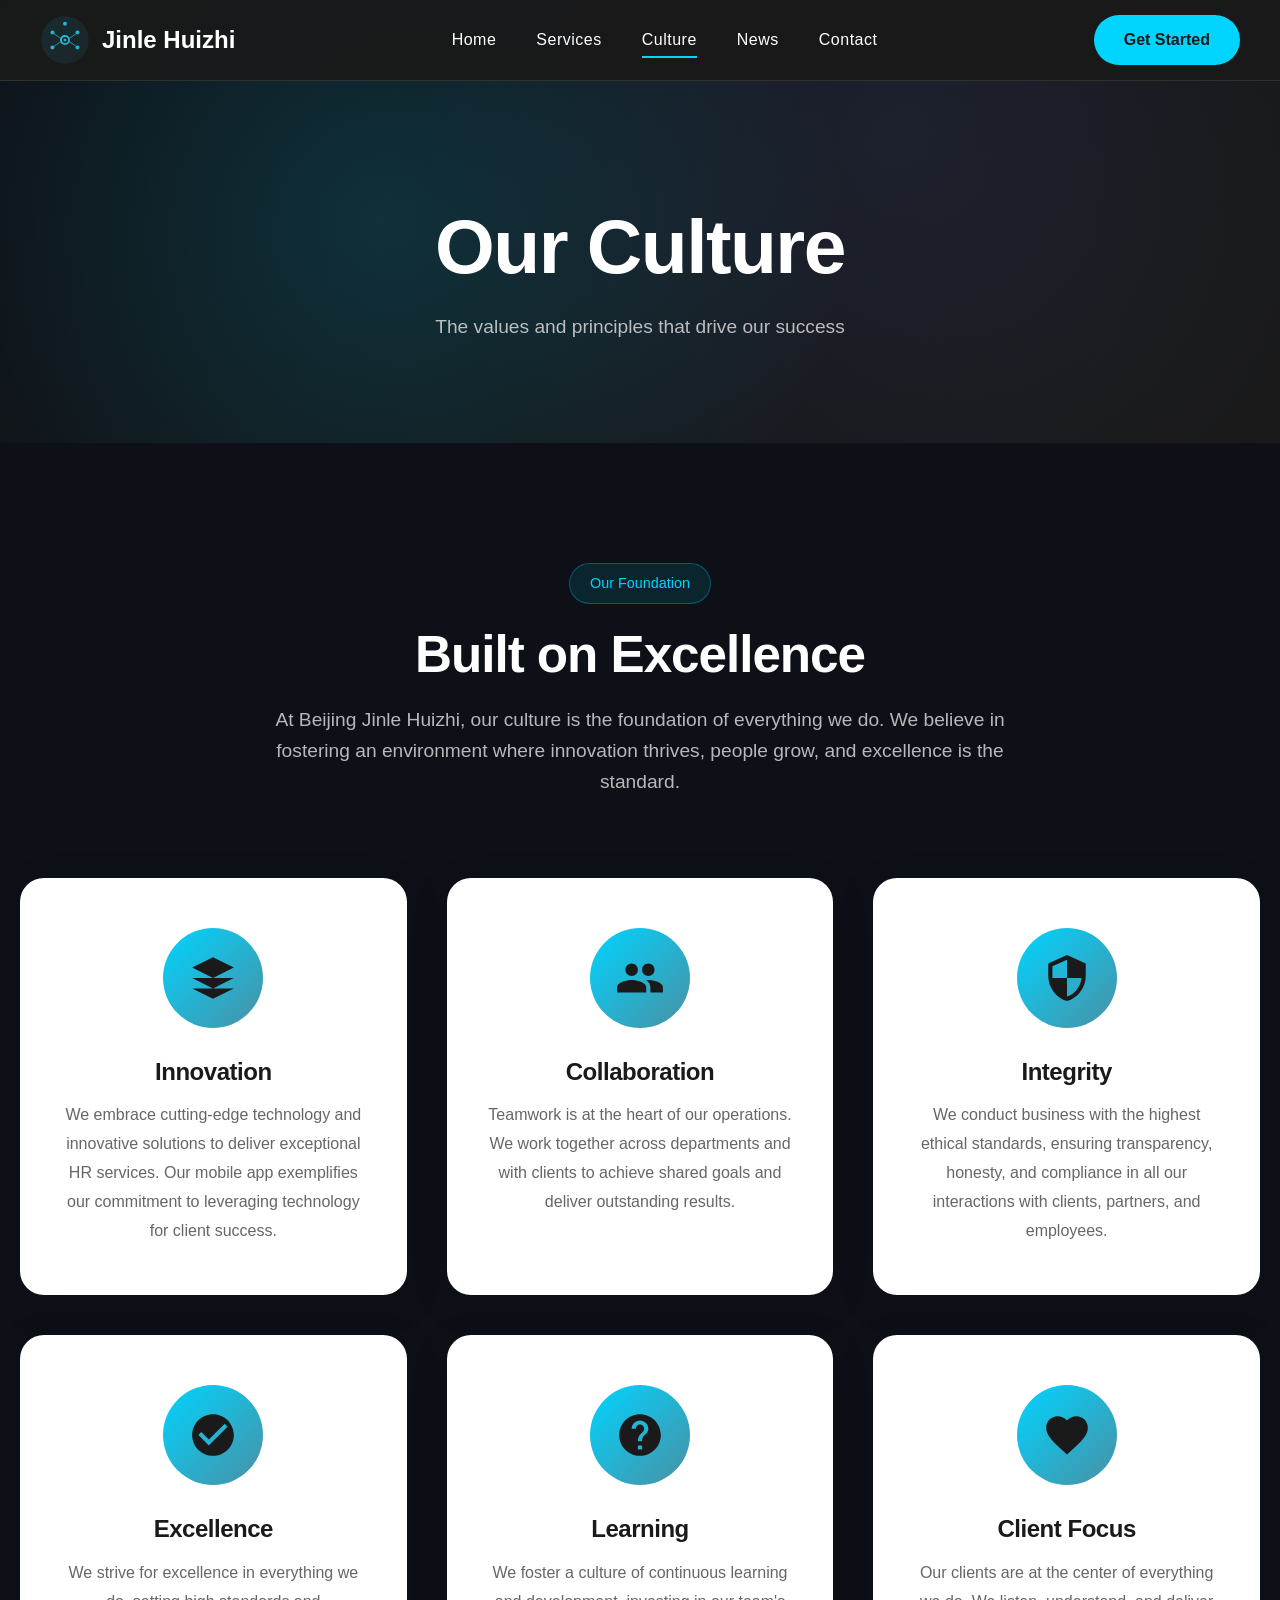
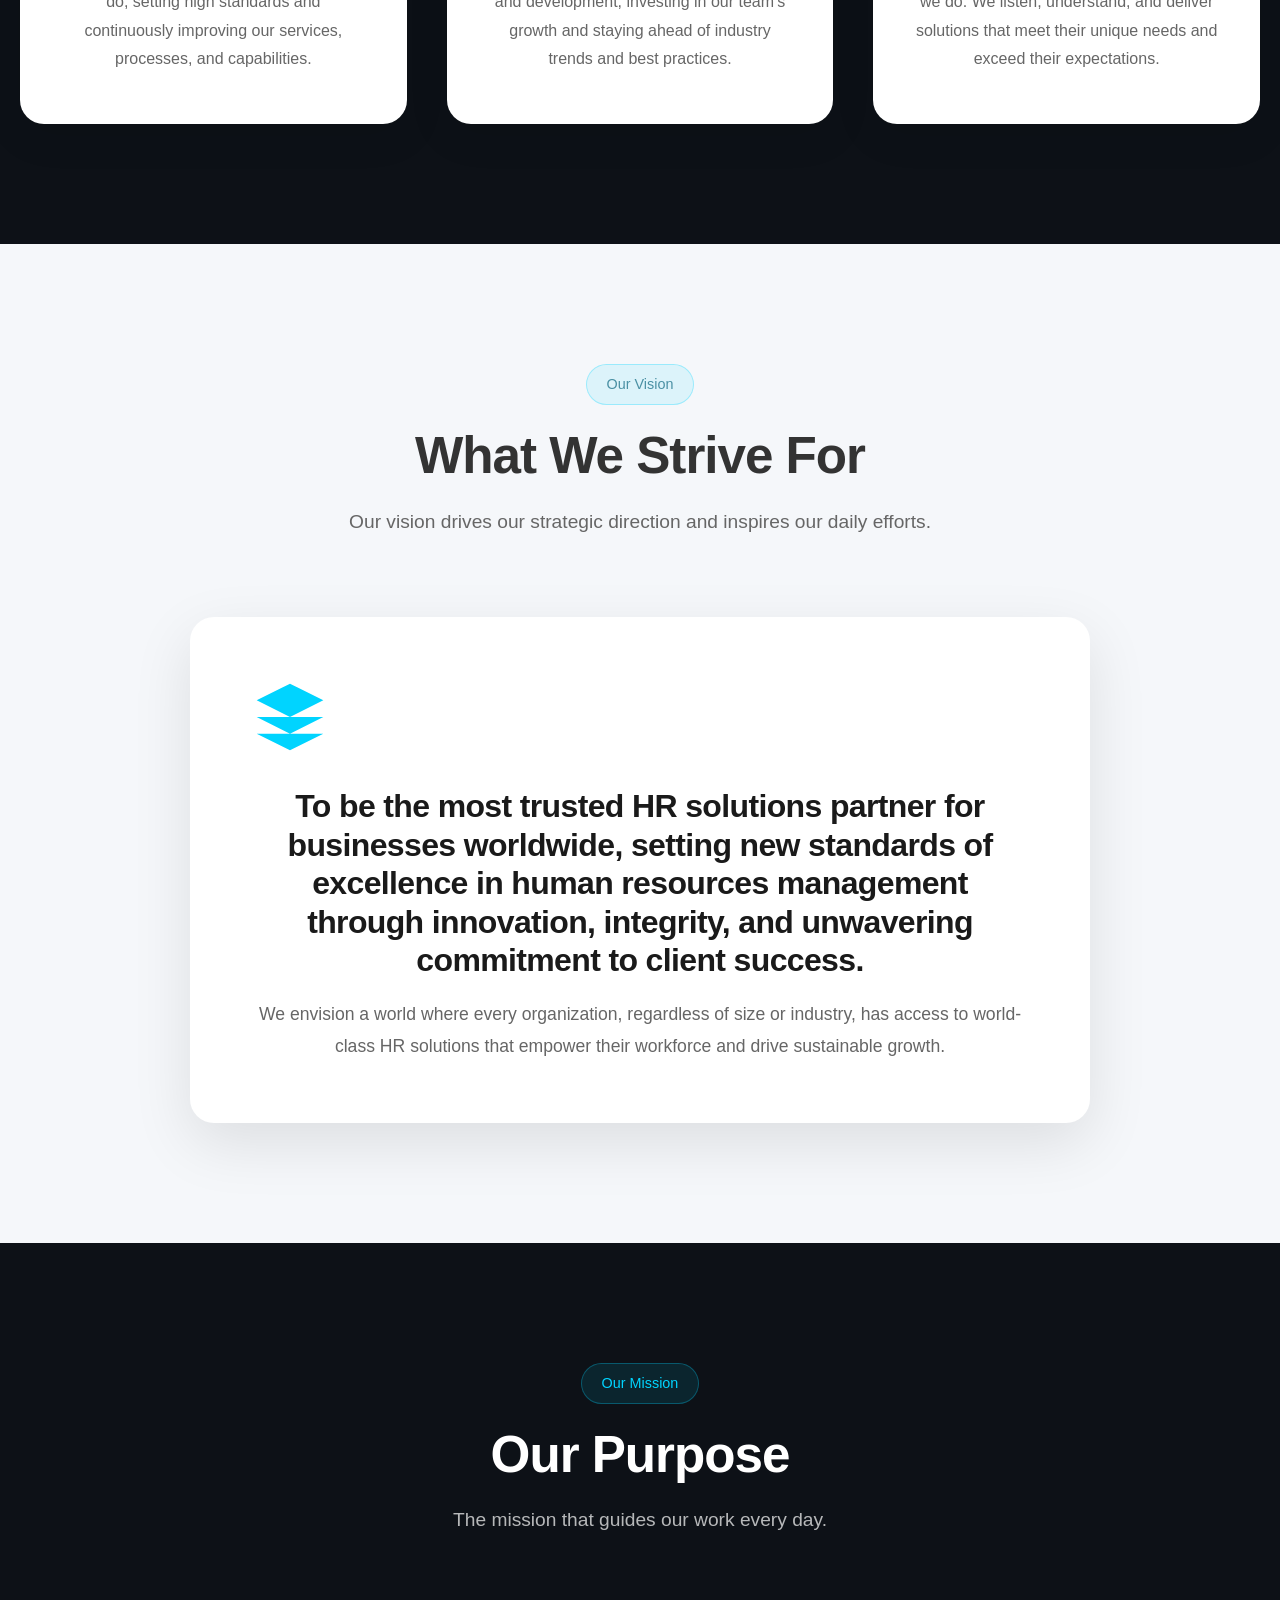
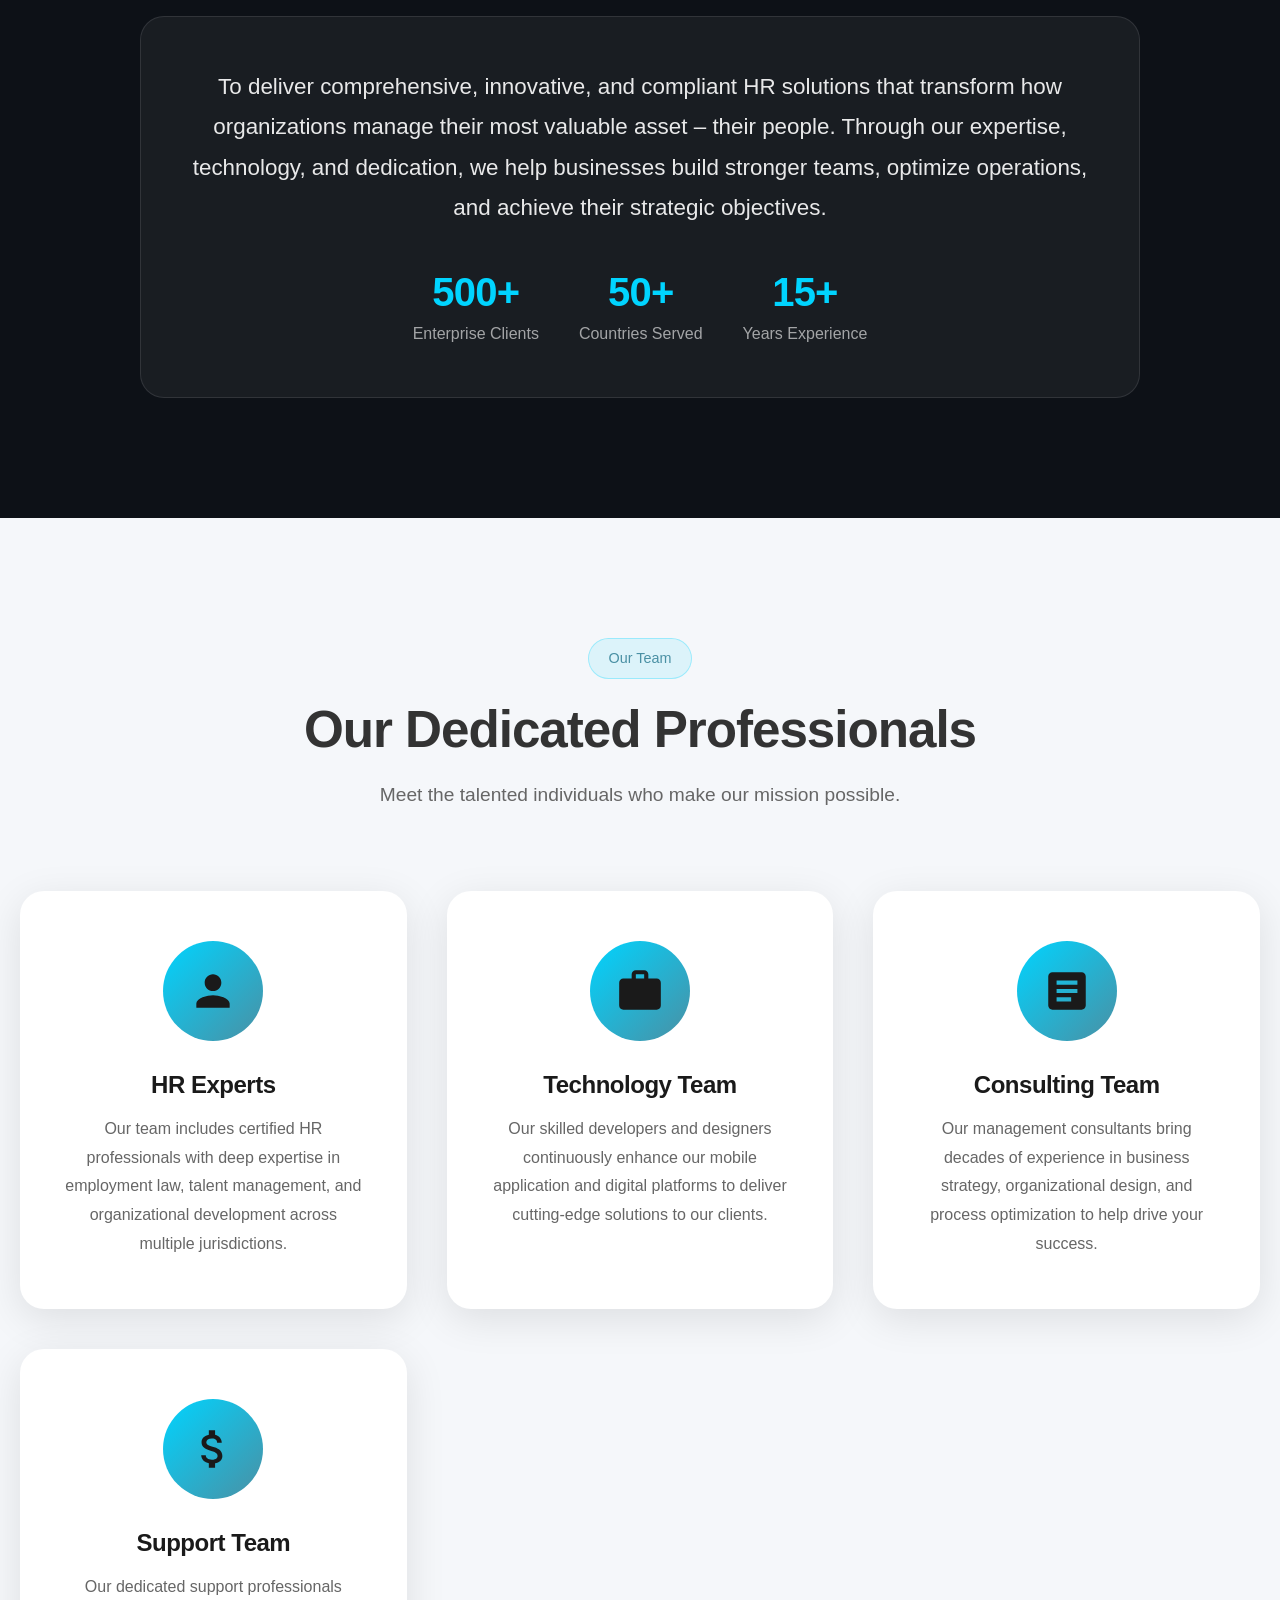
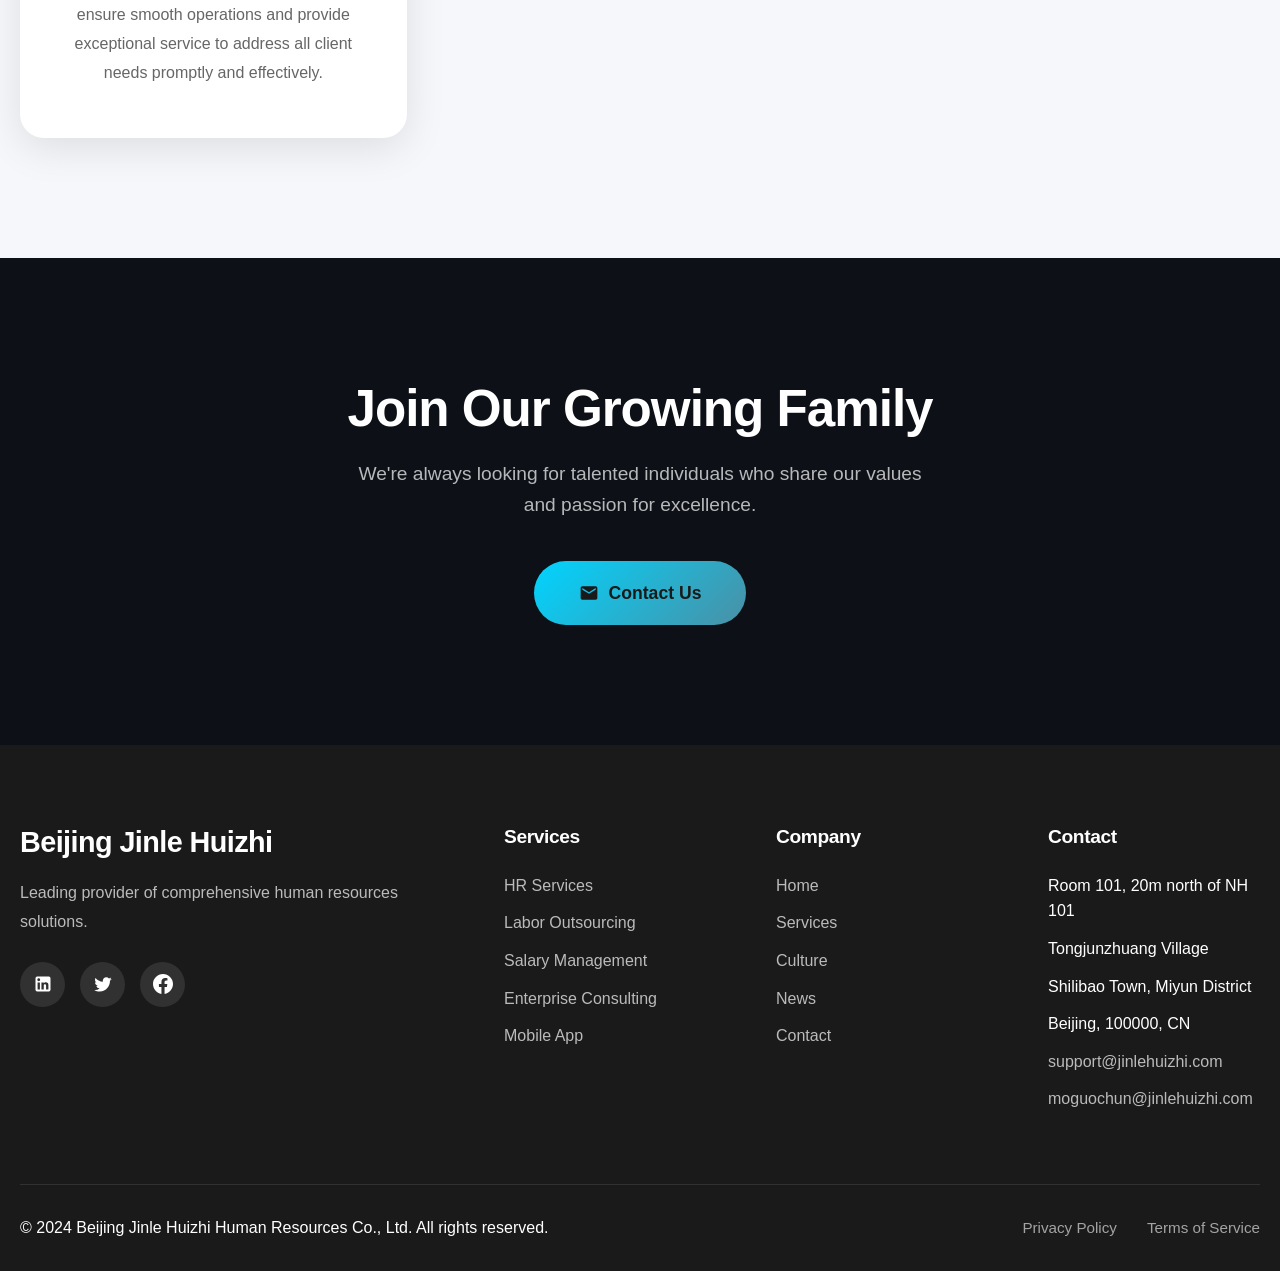
<file: culture.html>
<!DOCTYPE html>
<html lang="en">
<head>
    <meta charset="UTF-8">
    <meta name="viewport" content="width=device-width, initial-scale=1.0">
    <meta name="description" content="Discover Beijing Jinle Huizhi's company culture, values, and commitment to excellence in HR services. Learn about our vision, mission, and dedicated team.">
    <meta name="keywords" content="company culture, HR company values, corporate vision, mission, team, Beijing HR company">
    <meta name="author" content="Beijing Jinle Huizhi Human Resources Co., Ltd">
    <meta name="robots" content="index, follow">
    
    <meta property="og:title" content="Our Culture | Beijing Jinle Huizhi Human Resources">
    <meta property="og:description" content="Discover our company culture, values, and commitment to excellence">
    <meta property="og:type" content="website">
    <meta property="og:url" content="https://jinlehuizhi.com/culture">
    
    <link rel="canonical" href="https://jinlehuizhi.com/culture">
    <link rel="icon" type="image/svg+xml" href="data:image/svg+xml,<svg xmlns='http://www.w3.org/2000/svg' viewBox='0 0 100 100'><circle cx='50' cy='50' r='45' fill='%2300d4ff'/><circle cx='50' cy='50' r='20' fill='%231a1a1a'/></svg>">
    
    <title>Our Culture | Beijing Jinle Huizhi Human Resources Co., Ltd</title>
    
    <link rel="stylesheet" href="css/style.css">
</head>
<body>
    <nav class="navbar">
        <div class="nav-container">
            <a href="index.html" class="nav-logo">
                <svg width="50" height="50" viewBox="0 0 200 200">
                    <defs>
                        <linearGradient id="logoGrad" x1="0%" y1="0%" x2="100%" y2="100%">
                            <stop offset="0%" style="stop-color:#00d4ff"/>
                            <stop offset="100%" style="stop-color:#4a90a4"/>
                        </linearGradient>
                    </defs>
                    <circle cx="100" cy="100" r="95" fill="url(#logoGrad)" opacity="0.1"/>
                    <g>
                        <circle cx="100" cy="100" r="20" fill="url(#logoGrad)"/>
                        <line x1="100" y1="80" x2="100" y2="40" stroke="url(#logoGrad)" stroke-width="3"/>
                        <circle cx="100" cy="35" r="8" fill="url(#logoGrad)"/>
                        <line x1="117" y1="107" x2="145" y2="125" stroke="url(#logoGrad)" stroke-width="3"/>
                        <circle cx="150" cy="130" r="8" fill="url(#logoGrad)"/>
                        <line x1="117" y1="93" x2="145" y2="75" stroke="url(#logoGrad)" stroke-width="3"/>
                        <circle cx="150" cy="70" r="8" fill="url(#logoGrad)"/>
                        <line x1="83" y1="107" x2="55" y2="125" stroke="url(#logoGrad)" stroke-width="3"/>
                        <circle cx="50" cy="130" r="8" fill="url(#logoGrad)"/>
                        <line x1="83" y1="93" x2="55" y2="75" stroke="url(#logoGrad)" stroke-width="3"/>
                        <circle cx="50" cy="70" r="8" fill="url(#logoGrad)"/>
                        <circle cx="100" cy="100" r="12" fill="#1a1a1a"/>
                        <circle cx="100" cy="100" r="6" fill="url(#logoGrad)"/>
                    </g>
                </svg>
                <span>Jinle Huizhi</span>
            </a>
            
            <ul class="nav-menu">
                <li><a href="index.html" class="nav-link">Home</a></li>
                <li><a href="services.html" class="nav-link">Services</a></li>
                <li><a href="culture.html" class="nav-link active">Culture</a></li>
                <li><a href="news.html" class="nav-link">News</a></li>
                <li><a href="contact.html" class="nav-link">Contact</a></li>
            </ul>
            
            <a href="contact.html" class="nav-cta">Get Started</a>
            
            <button class="mobile-toggle" aria-label="Toggle menu">
                <span></span>
                <span></span>
                <span></span>
            </button>
        </div>
    </nav>

    <header class="page-header">
        <div class="container">
            <h1>Our Culture</h1>
            <p>The values and principles that drive our success</p>
        </div>
    </header>

    <section class="section section-dark">
        <div class="container">
            <div class="section-header fade-in">
                <div class="section-badge">Our Foundation</div>
                <h2 class="section-title">Built on Excellence</h2>
                <p class="section-description">
                    At Beijing Jinle Huizhi, our culture is the foundation of everything we do. We believe in fostering an environment where innovation thrives, people grow, and excellence is the standard.
                </p>
            </div>
            
            <div class="culture-grid">
                <div class="culture-card fade-in">
                    <div class="culture-icon">
                        <svg viewBox="0 0 24 24">
                            <path d="M12 2L2 7l10 5 10-5-10-5zM2 17l10 5 10-5M2 12l10 5 10-5"/>
                        </svg>
                    </div>
                    <h3 class="culture-title">Innovation</h3>
                    <p class="culture-description">
                        We embrace cutting-edge technology and innovative solutions to deliver exceptional HR services. Our mobile app exemplifies our commitment to leveraging technology for client success.
                    </p>
                </div>
                
                <div class="culture-card fade-in">
                    <div class="culture-icon">
                        <svg viewBox="0 0 24 24">
                            <path d="M16 11c1.66 0 2.99-1.34 2.99-3S17.66 5 16 5c-1.66 0-3 1.34-3 3s1.34 3 3 3zm-8 0c1.66 0 2.99-1.34 2.99-3S9.66 5 8 5C6.34 5 5 6.34 5 8s1.34 3 3 3zm0 2c-2.33 0-7 1.17-7 3.5V19h14v-2.5c0-2.33-4.67-3.5-7-3.5zm8 0c-.29 0-.62.02-.97.05 1.16.84 1.97 1.97 1.97 3.45V19h6v-2.5c0-2.33-4.67-3.5-7-3.5z"/>
                        </svg>
                    </div>
                    <h3 class="culture-title">Collaboration</h3>
                    <p class="culture-description">
                        Teamwork is at the heart of our operations. We work together across departments and with clients to achieve shared goals and deliver outstanding results.
                    </p>
                </div>
                
                <div class="culture-card fade-in">
                    <div class="culture-icon">
                        <svg viewBox="0 0 24 24">
                            <path d="M12 1L3 5v6c0 5.55 3.84 10.74 9 12 5.16-1.26 9-6.45 9-12V5l-9-4zm0 10.99h7c-.53 4.12-3.28 7.79-7 8.94V12H5V6.3l7-3.11v8.8z"/>
                        </svg>
                    </div>
                    <h3 class="culture-title">Integrity</h3>
                    <p class="culture-description">
                        We conduct business with the highest ethical standards, ensuring transparency, honesty, and compliance in all our interactions with clients, partners, and employees.
                    </p>
                </div>
                
                <div class="culture-card fade-in">
                    <div class="culture-icon">
                        <svg viewBox="0 0 24 24">
                            <path d="M12 2C6.48 2 2 6.48 2 12s4.48 10 10 10 10-4.48 10-10S17.52 2 12 2zm-2 15l-5-5 1.41-1.41L10 14.17l7.59-7.59L19 8l-9 9z"/>
                        </svg>
                    </div>
                    <h3 class="culture-title">Excellence</h3>
                    <p class="culture-description">
                        We strive for excellence in everything we do, setting high standards and continuously improving our services, processes, and capabilities.
                    </p>
                </div>
                
                <div class="culture-card fade-in">
                    <div class="culture-icon">
                        <svg viewBox="0 0 24 24">
                            <path d="M12 2C6.48 2 2 6.48 2 12s4.48 10 10 10 10-4.48 10-10S17.52 2 12 2zm1 17h-2v-2h2v2zm2.07-7.75l-.9.92C13.45 12.9 13 13.5 13 15h-2v-.5c0-1.1.45-2.1 1.17-2.83l1.24-1.26c.37-.36.59-.86.59-1.41 0-1.1-.9-2-2-2s-2 .9-2 2H8c0-2.21 1.79-4 4-4s4 1.79 4 4c0 .88-.36 1.68-.93 2.25z"/>
                        </svg>
                    </div>
                    <h3 class="culture-title">Learning</h3>
                    <p class="culture-description">
                        We foster a culture of continuous learning and development, investing in our team's growth and staying ahead of industry trends and best practices.
                    </p>
                </div>
                
                <div class="culture-card fade-in">
                    <div class="culture-icon">
                        <svg viewBox="0 0 24 24">
                            <path d="M12 21.35l-1.45-1.32C5.4 15.36 2 12.28 2 8.5 2 5.42 4.42 3 7.5 3c1.74 0 3.41.81 4.5 2.09C13.09 3.81 14.76 3 16.5 3 19.58 3 22 5.42 22 8.5c0 3.78-3.4 6.86-8.55 11.54L12 21.35z"/>
                        </svg>
                    </div>
                    <h3 class="culture-title">Client Focus</h3>
                    <p class="culture-description">
                        Our clients are at the center of everything we do. We listen, understand, and deliver solutions that meet their unique needs and exceed their expectations.
                    </p>
                </div>
            </div>
        </div>
    </section>

    <section class="section section-light">
        <div class="container">
            <div class="section-header fade-in">
                <div class="section-badge">Our Vision</div>
                <h2 class="section-title">What We Strive For</h2>
                <p class="section-description">
                    Our vision drives our strategic direction and inspires our daily efforts.
                </p>
            </div>
            
            <div style="max-width: 900px; margin: 0 auto;">
                <div class="fade-in" style="background: white; padding: 60px; border-radius: 24px; box-shadow: 0 20px 60px rgba(0,0,0,0.1); text-align: center;">
                    <svg width="80" height="80" viewBox="0 0 24 24" fill="#00d4ff" style="margin-bottom: 30px;">
                        <path d="M12 2L2 7l10 5 10-5-10-5zM2 17l10 5 10-5M2 12l10 5 10-5"/>
                    </svg>
                    <h3 style="font-size: 2rem; margin-bottom: 20px; color: #1a1a1a;">To be the most trusted HR solutions partner for businesses worldwide, setting new standards of excellence in human resources management through innovation, integrity, and unwavering commitment to client success.</h3>
                    <p style="color: #666; font-size: 1.1rem; line-height: 1.8;">
                        We envision a world where every organization, regardless of size or industry, has access to world-class HR solutions that empower their workforce and drive sustainable growth.
                    </p>
                </div>
            </div>
        </div>
    </section>

    <section class="section section-dark">
        <div class="container">
            <div class="section-header fade-in">
                <div class="section-badge">Our Mission</div>
                <h2 class="section-title">Our Purpose</h2>
                <p class="section-description">
                    The mission that guides our work every day.
                </p>
            </div>
            
            <div class="services-grid" style="max-width: 1000px; margin: 0 auto;">
                <div class="fade-in" style="background: rgba(255,255,255,0.05); border: 1px solid rgba(255,255,255,0.1); border-radius: 24px; padding: 50px; grid-column: 1 / -1; text-align: center;">
                    <p style="font-size: 1.4rem; color: rgba(255,255,255,0.9); line-height: 1.8; margin-bottom: 30px;">
                        To deliver comprehensive, innovative, and compliant HR solutions that transform how organizations manage their most valuable asset – their people. Through our expertise, technology, and dedication, we help businesses build stronger teams, optimize operations, and achieve their strategic objectives.
                    </p>
                    <div style="display: flex; justify-content: center; gap: 40px; flex-wrap: wrap; margin-top: 40px;">
                        <div>
                            <h4 style="color: #00d4ff; font-size: 2.5rem; margin-bottom: 5px;">500+</h4>
                            <p style="color: rgba(255,255,255,0.6);">Enterprise Clients</p>
                        </div>
                        <div>
                            <h4 style="color: #00d4ff; font-size: 2.5rem; margin-bottom: 5px;">50+</h4>
                            <p style="color: rgba(255,255,255,0.6);">Countries Served</p>
                        </div>
                        <div>
                            <h4 style="color: #00d4ff; font-size: 2.5rem; margin-bottom: 5px;">15+</h4>
                            <p style="color: rgba(255,255,255,0.6);">Years Experience</p>
                        </div>
                    </div>
                </div>
            </div>
        </div>
    </section>

    <section class="section section-light">
        <div class="container">
            <div class="section-header fade-in">
                <div class="section-badge">Our Team</div>
                <h2 class="section-title">Our Dedicated Professionals</h2>
                <p class="section-description">
                    Meet the talented individuals who make our mission possible.
                </p>
            </div>
            
            <div class="culture-grid">
                <div class="culture-card fade-in">
                    <div class="culture-icon">
                        <svg viewBox="0 0 24 24">
                            <path d="M12 12c2.21 0 4-1.79 4-4s-1.79-4-4-4-4 1.79-4 4 1.79 4 4 4zm0 2c-2.67 0-8 1.34-8 4v2h16v-2c0-2.66-5.33-4-8-4z"/>
                        </svg>
                    </div>
                    <h3 class="culture-title">HR Experts</h3>
                    <p class="culture-description">
                        Our team includes certified HR professionals with deep expertise in employment law, talent management, and organizational development across multiple jurisdictions.
                    </p>
                </div>
                
                <div class="culture-card fade-in">
                    <div class="culture-icon">
                        <svg viewBox="0 0 24 24">
                            <path d="M20 6h-4V4c0-1.11-.89-2-2-2h-4c-1.11 0-2 .89-2 2v2H4c-1.11 0-1.99.89-1.99 2L2 19c0 1.11.89 2 2 2h16c1.11 0 2-.89 2-2V8c0-1.11-.89-2-2-2zm-6 0h-4V4h4v2z"/>
                        </svg>
                    </div>
                    <h3 class="culture-title">Technology Team</h3>
                    <p class="culture-description">
                        Our skilled developers and designers continuously enhance our mobile application and digital platforms to deliver cutting-edge solutions to our clients.
                    </p>
                </div>
                
                <div class="culture-card fade-in">
                    <div class="culture-icon">
                        <svg viewBox="0 0 24 24">
                            <path d="M19 3H5c-1.1 0-2 .9-2 2v14c0 1.1.9 2 2 2h14c1.1 0 2-.9 2-2V5c0-1.1-.9-2-2-2zm-5 14H7v-2h7v2zm3-4H7v-2h10v2zm0-4H7V7h10v2z"/>
                        </svg>
                    </div>
                    <h3 class="culture-title">Consulting Team</h3>
                    <p class="culture-description">
                        Our management consultants bring decades of experience in business strategy, organizational design, and process optimization to help drive your success.
                    </p>
                </div>
                
                <div class="culture-card fade-in">
                    <div class="culture-icon">
                        <svg viewBox="0 0 24 24">
                            <path d="M11.8 10.9c-2.27-.59-3-1.2-3-2.15 0-1.09 1.01-1.85 2.7-1.85 1.78 0 2.44.85 2.5 2.1h2.21c-.07-1.72-1.12-3.3-3.21-3.81V3h-3v2.16c-1.94.42-3.5 1.68-3.5 3.61 0 2.31 1.91 3.46 4.7 4.13 2.5.6 3 1.48 3 2.41 0 .69-.49 1.79-2.7 1.79-2.06 0-2.87-.92-2.98-2.1h-2.2c.12 2.19 1.76 3.42 3.68 3.83V21h3v-2.15c1.95-.37 3.5-1.5 3.5-3.55 0-2.84-2.43-3.81-4.7-4.4z"/>
                        </svg>
                    </div>
                    <h3 class="culture-title">Support Team</h3>
                    <p class="culture-description">
                        Our dedicated support professionals ensure smooth operations and provide exceptional service to address all client needs promptly and effectively.
                    </p>
                </div>
            </div>
        </div>
    </section>

    <section class="section section-dark" style="text-align: center;">
        <div class="container">
            <div class="fade-in">
                <h2 style="margin-bottom: 20px;">Join Our Growing Family</h2>
                <p style="font-size: 1.2rem; color: rgba(255,255,255,0.7); margin-bottom: 40px; max-width: 600px; margin-left: auto; margin-right: auto;">
                    We're always looking for talented individuals who share our values and passion for excellence.
                </p>
                <a href="contact.html" class="btn-primary">
                    <svg width="20" height="20" viewBox="0 0 24 24" fill="currentColor">
                        <path d="M20 4H4c-1.1 0-1.99.9-1.99 2L2 18c0 1.1.9 2 2 2h16c1.1 0 2-.9 2-2V6c0-1.1-.9-2-2-2zm0 4l-8 5-8-5V6l8 5 8-5v2z"/>
                    </svg>
                    Contact Us
                </a>
            </div>
        </div>
    </section>

    <footer class="footer">
        <div class="container">
            <div class="footer-grid">
                <div class="footer-brand">
                    <h3>Beijing Jinle Huizhi</h3>
                    <p>Leading provider of comprehensive human resources solutions.</p>
                    <div class="footer-social">
                        <a href="#" aria-label="LinkedIn">
                            <svg viewBox="0 0 24 24">
                                <path d="M19 3a2 2 0 0 1 2 2v14a2 2 0 0 1-2 2H5a2 2 0 0 1-2-2V5a2 2 0 0 1 2-2h14m-.5 15.5v-5.3a3.26 3.26 0 0 0-3.26-3.26c-.85 0-1.84.52-2.32 1.3v-1.11h-2.79v8.37h2.79v-4.93c0-.77.62-1.4 1.39-1.4a1.4 1.4 0 0 1 1.4 1.4v4.93h2.79M6.88 8.56a1.68 1.68 0 0 0 1.68-1.68c0-.93-.75-1.69-1.68-1.69a1.69 1.69 0 0 0-1.69 1.69c0 .93.76 1.68 1.69 1.68m1.39 9.94v-8.37H5.5v8.37h2.77z"/>
                            </svg>
                        </a>
                        <a href="#" aria-label="Twitter">
                            <svg viewBox="0 0 24 24">
                                <path d="M22.46 6c-.77.35-1.6.58-2.46.69.88-.53 1.56-1.37 1.88-2.38-.83.5-1.75.85-2.72 1.05C18.37 4.5 17.26 4 16 4c-2.35 0-4.27 1.92-4.27 4.29 0 .34.04.67.11.98C8.28 9.09 5.11 7.38 3 4.79c-.37.63-.58 1.37-.58 2.15 0 1.49.75 2.81 1.91 3.56-.71 0-1.37-.2-1.95-.5v.03c0 2.08 1.48 3.82 3.44 4.21a4.22 4.22 0 0 1-1.93.07 4.28 4.28 0 0 0 4 2.98 8.521 8.521 0 0 1-5.33 1.84c-.34 0-.68-.02-1.02-.06C3.44 20.29 5.7 21 8.12 21 16 21 20.33 14.46 20.33 8.79c0-.19 0-.37-.01-.56.84-.6 1.56-1.36 2.14-2.23z"/>
                            </svg>
                        </a>
                        <a href="#" aria-label="Facebook">
                            <svg viewBox="0 0 24 24">
                                <path d="M24 12.073c0-6.627-5.373-12-12-12s-12 5.373-12 12c0 5.99 4.388 10.954 10.125 11.854v-8.385H7.078v-3.47h3.047V9.43c0-3.007 1.792-4.669 4.533-4.669 1.312 0 2.686.235 2.686.235v2.953H15.83c-1.491 0-1.956.925-1.956 1.874v2.25h3.328l-.532 3.47h-2.796v8.385C19.612 23.027 24 18.062 24 12.073z"/>
                            </svg>
                        </a>
                    </div>
                </div>
                
                <div>
                    <h4 class="footer-title">Services</h4>
                    <ul class="footer-links">
                        <li><a href="services.html">HR Services</a></li>
                        <li><a href="services.html">Labor Outsourcing</a></li>
                        <li><a href="services.html">Salary Management</a></li>
                        <li><a href="services.html">Enterprise Consulting</a></li>
                        <li><a href="services.html">Mobile App</a></li>
                    </ul>
                </div>
                
                <div>
                    <h4 class="footer-title">Company</h4>
                    <ul class="footer-links">
                        <li><a href="index.html">Home</a></li>
                        <li><a href="services.html">Services</a></li>
                        <li><a href="culture.html">Culture</a></li>
                        <li><a href="news.html">News</a></li>
                        <li><a href="contact.html">Contact</a></li>
                    </ul>
                </div>
                
                <div>
                    <h4 class="footer-title">Contact</h4>
                    <ul class="footer-links">
                        <li>Room 101, 20m north of NH 101</li>
                        <li>Tongjunzhuang Village</li>
                        <li>Shilibao Town, Miyun District</li>
                        <li>Beijing, 100000, CN</li>
                        <li><a href="mailto:support@jinlehuizhi.com">support@jinlehuizhi.com</a></li>
                        <li><a href="mailto:moguochun@jinlehuizhi.com">moguochun@jinlehuizhi.com</a></li>
                    </ul>
                </div>
            </div>
            
            <div class="footer-bottom">
                <p>&copy; 2024 Beijing Jinle Huizhi Human Resources Co., Ltd. All rights reserved.</p>
                <div class="footer-legal">
                    <a href="privacy-policy.html">Privacy Policy</a>
                    <a href="terms-of-service.html">Terms of Service</a>
                </div>
            </div>
        </div>
    </footer>

    <script src="js/main.js"></script>
</body>
</html>
</file>
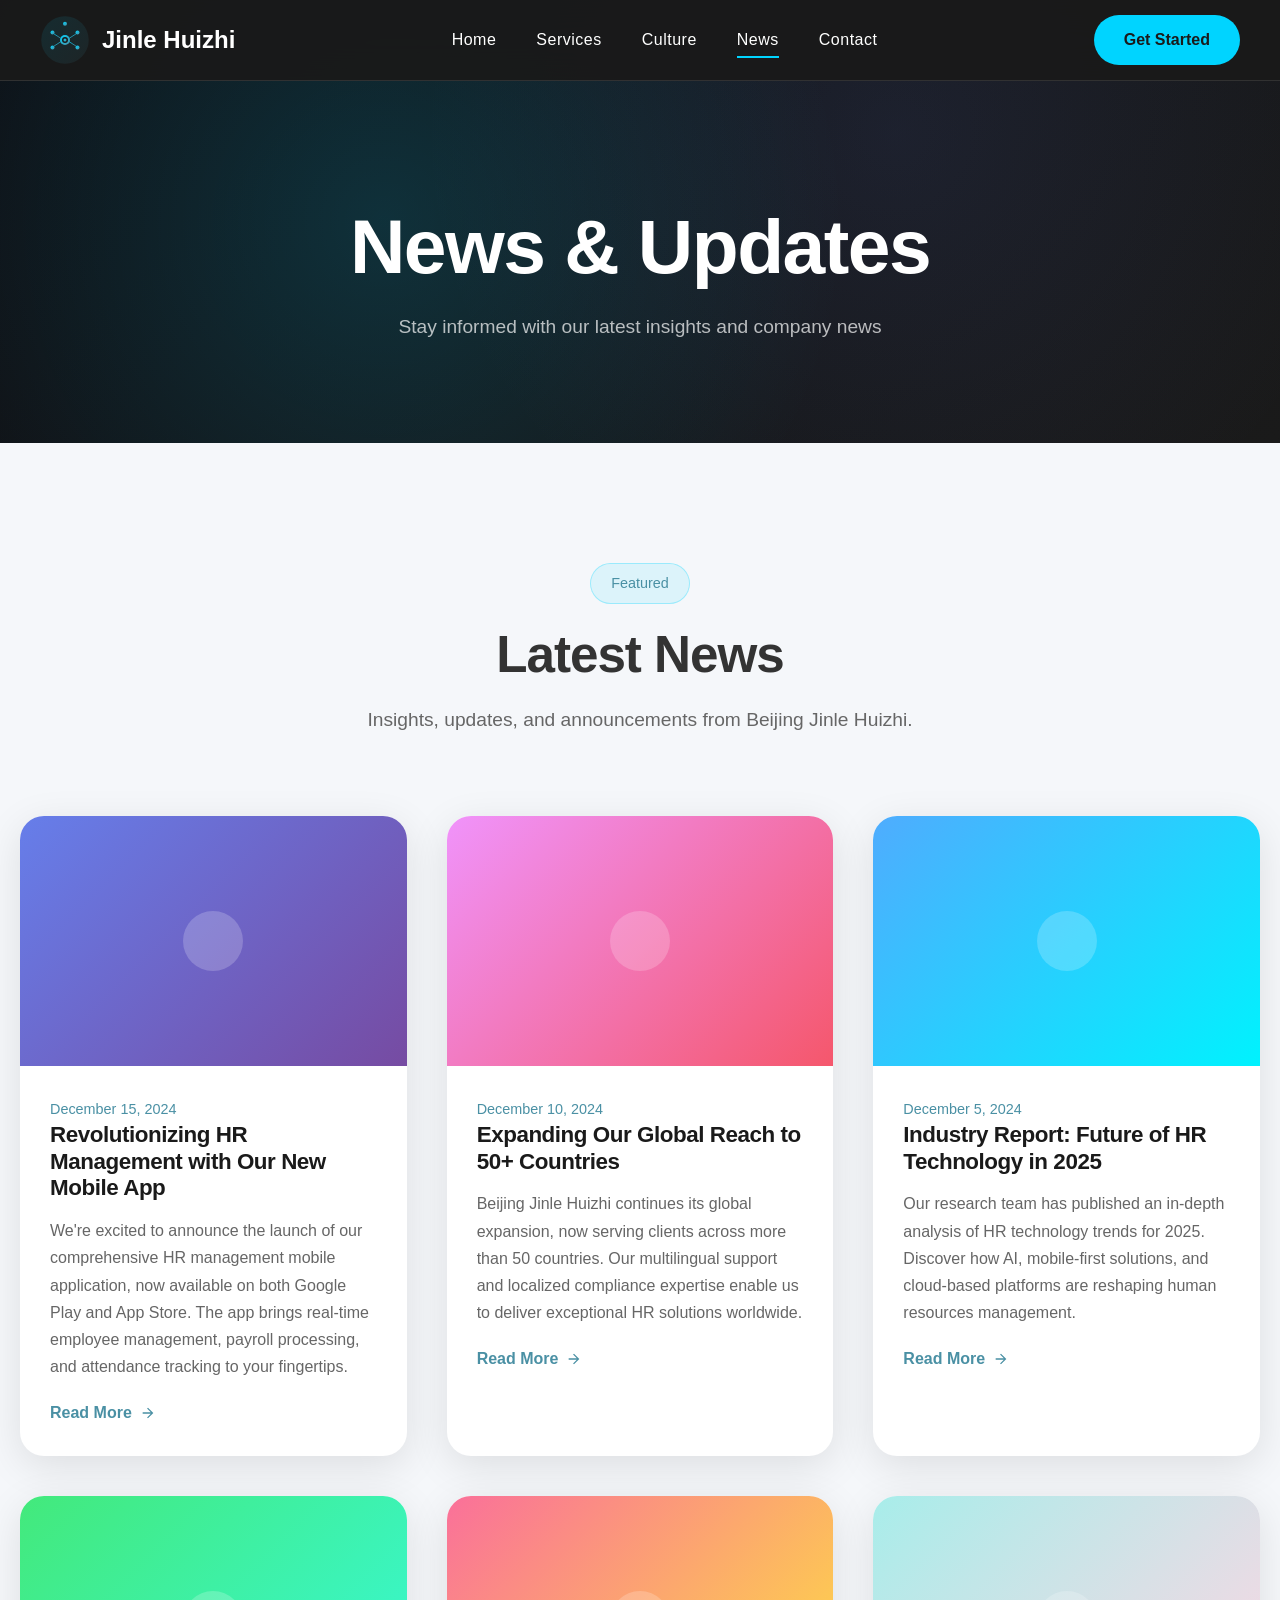
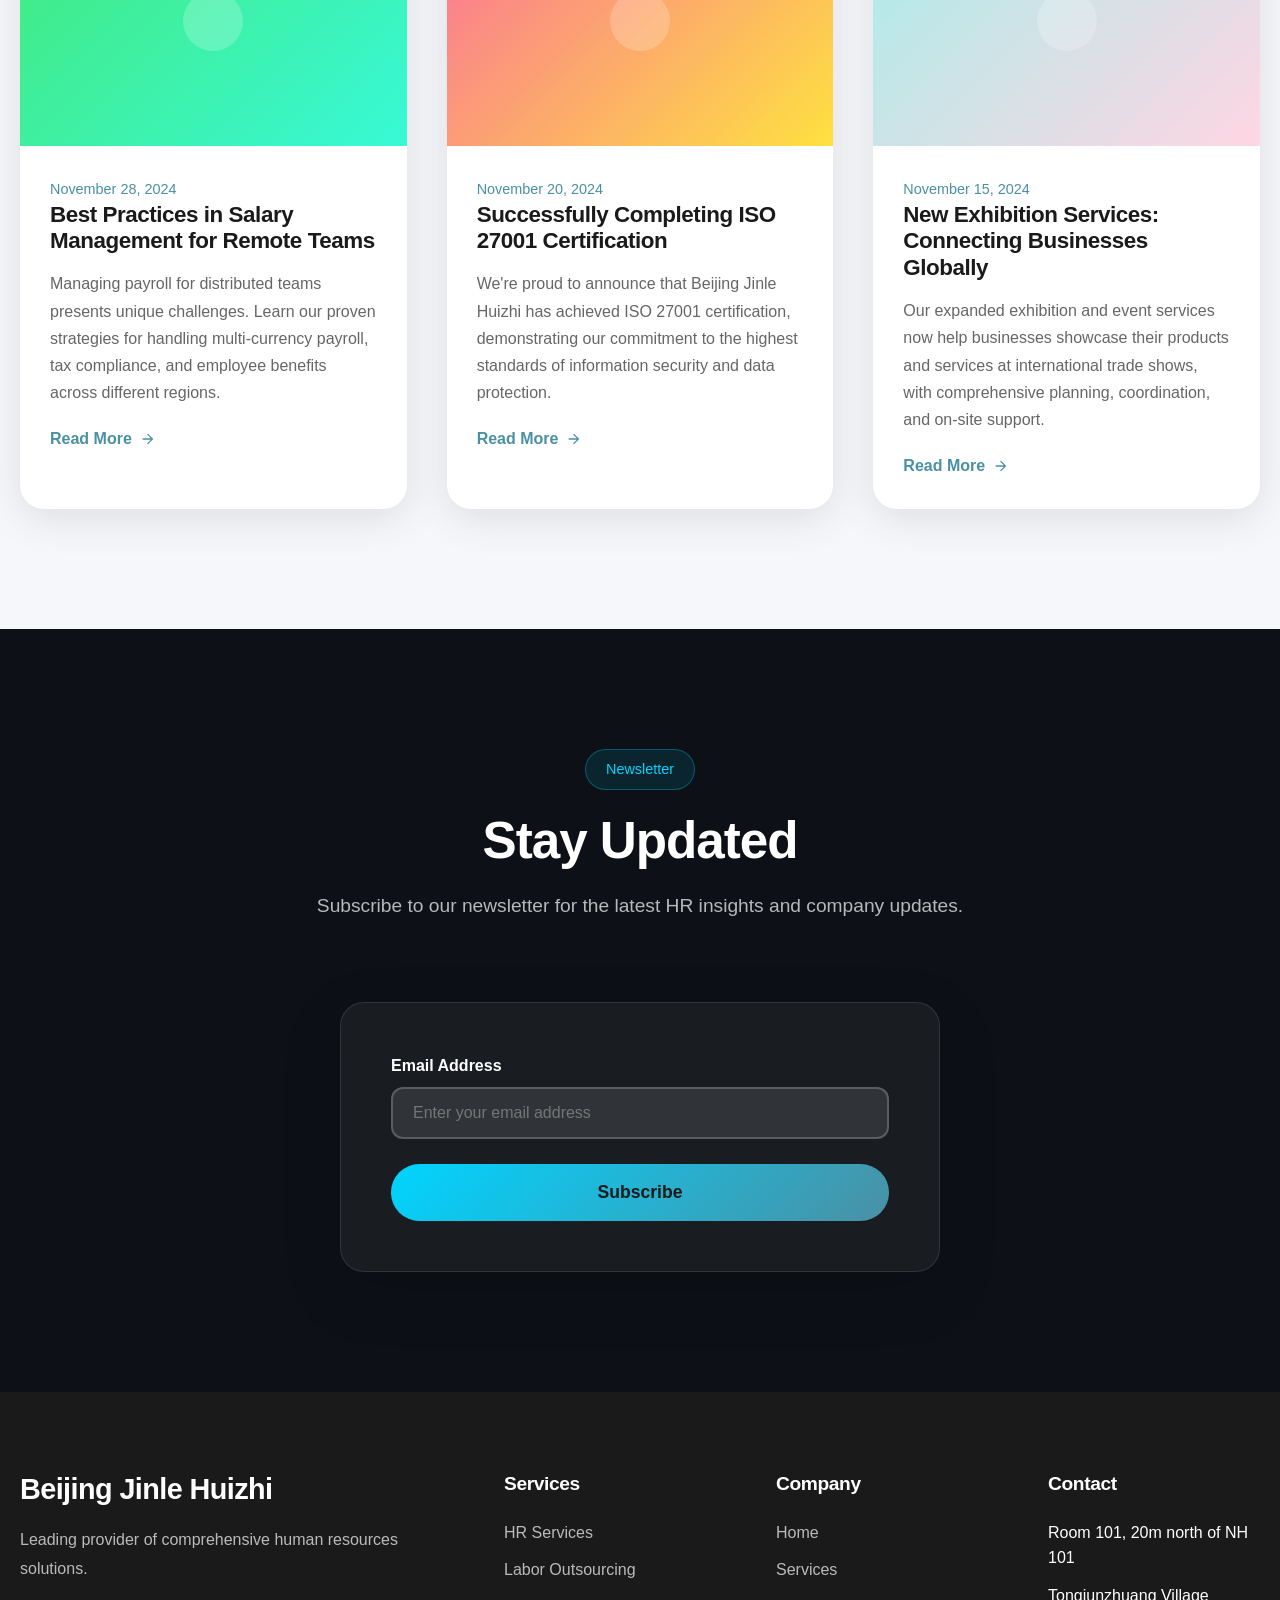
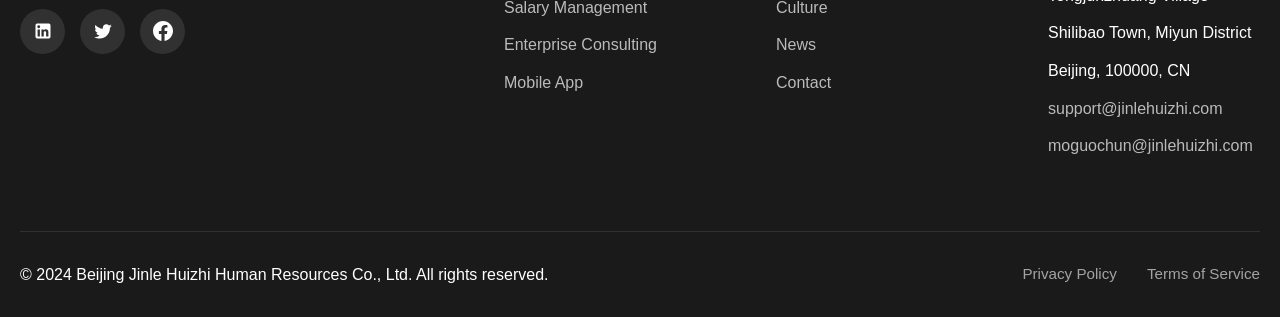
<file: news.html>
<!DOCTYPE html>
<html lang="en">
<head>
    <meta charset="UTF-8">
    <meta name="viewport" content="width=device-width, initial-scale=1.0">
    <meta name="description" content="Latest news, industry insights, and company updates from Beijing Jinle Huizhi Human Resources. Stay informed about HR trends and our latest developments.">
    <meta name="keywords" content="HR news, industry insights, company updates, HR trends, human resources articles">
    <meta name="author" content="Beijing Jinle Huizhi Human Resources Co., Ltd">
    <meta name="robots" content="index, follow">
    
    <meta property="og:title" content="News & Updates | Beijing Jinle Huizhi Human Resources">
    <meta property="og:description" content="Latest news and industry insights from our company">
    <meta property="og:type" content="website">
    <meta property="og:url" content="https://jinlehuizhi.com/news">
    
    <link rel="canonical" href="https://jinlehuizhi.com/news">
    <link rel="icon" type="image/svg+xml" href="data:image/svg+xml,<svg xmlns='http://www.w3.org/2000/svg' viewBox='0 0 100 100'><circle cx='50' cy='50' r='45' fill='%2300d4ff'/><circle cx='50' cy='50' r='20' fill='%231a1a1a'/></svg>">
    
    <title>News & Updates | Beijing Jinle Huizhi Human Resources Co., Ltd</title>
    
    <link rel="stylesheet" href="css/style.css">
</head>
<body>
    <nav class="navbar">
        <div class="nav-container">
            <a href="index.html" class="nav-logo">
                <svg width="50" height="50" viewBox="0 0 200 200">
                    <defs>
                        <linearGradient id="logoGrad" x1="0%" y1="0%" x2="100%" y2="100%">
                            <stop offset="0%" style="stop-color:#00d4ff"/>
                            <stop offset="100%" style="stop-color:#4a90a4"/>
                        </linearGradient>
                    </defs>
                    <circle cx="100" cy="100" r="95" fill="url(#logoGrad)" opacity="0.1"/>
                    <g>
                        <circle cx="100" cy="100" r="20" fill="url(#logoGrad)"/>
                        <line x1="100" y1="80" x2="100" y2="40" stroke="url(#logoGrad)" stroke-width="3"/>
                        <circle cx="100" cy="35" r="8" fill="url(#logoGrad)"/>
                        <line x1="117" y1="107" x2="145" y2="125" stroke="url(#logoGrad)" stroke-width="3"/>
                        <circle cx="150" cy="130" r="8" fill="url(#logoGrad)"/>
                        <line x1="117" y1="93" x2="145" y2="75" stroke="url(#logoGrad)" stroke-width="3"/>
                        <circle cx="150" cy="70" r="8" fill="url(#logoGrad)"/>
                        <line x1="83" y1="107" x2="55" y2="125" stroke="url(#logoGrad)" stroke-width="3"/>
                        <circle cx="50" cy="130" r="8" fill="url(#logoGrad)"/>
                        <line x1="83" y1="93" x2="55" y2="75" stroke="url(#logoGrad)" stroke-width="3"/>
                        <circle cx="50" cy="70" r="8" fill="url(#logoGrad)"/>
                        <circle cx="100" cy="100" r="12" fill="#1a1a1a"/>
                        <circle cx="100" cy="100" r="6" fill="url(#logoGrad)"/>
                    </g>
                </svg>
                <span>Jinle Huizhi</span>
            </a>
            
            <ul class="nav-menu">
                <li><a href="index.html" class="nav-link">Home</a></li>
                <li><a href="services.html" class="nav-link">Services</a></li>
                <li><a href="culture.html" class="nav-link">Culture</a></li>
                <li><a href="news.html" class="nav-link active">News</a></li>
                <li><a href="contact.html" class="nav-link">Contact</a></li>
            </ul>
            
            <a href="contact.html" class="nav-cta">Get Started</a>
            
            <button class="mobile-toggle" aria-label="Toggle menu">
                <span></span>
                <span></span>
                <span></span>
            </button>
        </div>
    </nav>

    <header class="page-header">
        <div class="container">
            <h1>News & Updates</h1>
            <p>Stay informed with our latest insights and company news</p>
        </div>
    </header>

    <section class="section section-light">
        <div class="container">
            <div class="section-header fade-in">
                <div class="section-badge">Featured</div>
                <h2 class="section-title">Latest News</h2>
                <p class="section-description">
                    Insights, updates, and announcements from Beijing Jinle Huizhi.
                </p>
            </div>
            
            <div class="news-grid">
                <article class="news-card fade-in">
                    <div class="news-image" style="background: linear-gradient(135deg, #667eea 0%, #764ba2 100%);"></div>
                    <div class="news-content">
                        <span class="news-date">December 15, 2024</span>
                        <h3 class="news-title">Revolutionizing HR Management with Our New Mobile App</h3>
                        <p class="news-excerpt">
                            We're excited to announce the launch of our comprehensive HR management mobile application, now available on both Google Play and App Store. The app brings real-time employee management, payroll processing, and attendance tracking to your fingertips.
                        </p>
                        <a href="#" class="news-link">
                            Read More
                            <svg width="16" height="16" viewBox="0 0 24 24" fill="currentColor">
                                <path d="M12 4l-1.41 1.41L16.17 11H4v2h12.17l-5.58 5.59L12 20l8-8z"/>
                            </svg>
                        </a>
                    </div>
                </article>
                
                <article class="news-card fade-in">
                    <div class="news-image" style="background: linear-gradient(135deg, #f093fb 0%, #f5576c 100%);"></div>
                    <div class="news-content">
                        <span class="news-date">December 10, 2024</span>
                        <h3 class="news-title">Expanding Our Global Reach to 50+ Countries</h3>
                        <p class="news-excerpt">
                            Beijing Jinle Huizhi continues its global expansion, now serving clients across more than 50 countries. Our multilingual support and localized compliance expertise enable us to deliver exceptional HR solutions worldwide.
                        </p>
                        <a href="#" class="news-link">
                            Read More
                            <svg width="16" height="16" viewBox="0 0 24 24" fill="currentColor">
                                <path d="M12 4l-1.41 1.41L16.17 11H4v2h12.17l-5.58 5.59L12 20l8-8z"/>
                            </svg>
                        </a>
                    </div>
                </article>
                
                <article class="news-card fade-in">
                    <div class="news-image" style="background: linear-gradient(135deg, #4facfe 0%, #00f2fe 100%);"></div>
                    <div class="news-content">
                        <span class="news-date">December 5, 2024</span>
                        <h3 class="news-title">Industry Report: Future of HR Technology in 2025</h3>
                        <p class="news-excerpt">
                            Our research team has published an in-depth analysis of HR technology trends for 2025. Discover how AI, mobile-first solutions, and cloud-based platforms are reshaping human resources management.
                        </p>
                        <a href="#" class="news-link">
                            Read More
                            <svg width="16" height="16" viewBox="0 0 24 24" fill="currentColor">
                                <path d="M12 4l-1.41 1.41L16.17 11H4v2h12.17l-5.58 5.59L12 20l8-8z"/>
                            </svg>
                        </a>
                    </div>
                </article>
                
                <article class="news-card fade-in">
                    <div class="news-image" style="background: linear-gradient(135deg, #43e97b 0%, #38f9d7 100%);"></div>
                    <div class="news-content">
                        <span class="news-date">November 28, 2024</span>
                        <h3 class="news-title">Best Practices in Salary Management for Remote Teams</h3>
                        <p class="news-excerpt">
                            Managing payroll for distributed teams presents unique challenges. Learn our proven strategies for handling multi-currency payroll, tax compliance, and employee benefits across different regions.
                        </p>
                        <a href="#" class="news-link">
                            Read More
                            <svg width="16" height="16" viewBox="0 0 24 24" fill="currentColor">
                                <path d="M12 4l-1.41 1.41L16.17 11H4v2h12.17l-5.58 5.59L12 20l8-8z"/>
                            </svg>
                        </a>
                    </div>
                </article>
                
                <article class="news-card fade-in">
                    <div class="news-image" style="background: linear-gradient(135deg, #fa709a 0%, #fee140 100%);"></div>
                    <div class="news-content">
                        <span class="news-date">November 20, 2024</span>
                        <h3 class="news-title">Successfully Completing ISO 27001 Certification</h3>
                        <p class="news-excerpt">
                            We're proud to announce that Beijing Jinle Huizhi has achieved ISO 27001 certification, demonstrating our commitment to the highest standards of information security and data protection.
                        </p>
                        <a href="#" class="news-link">
                            Read More
                            <svg width="16" height="16" viewBox="0 0 24 24" fill="currentColor">
                                <path d="M12 4l-1.41 1.41L16.17 11H4v2h12.17l-5.58 5.59L12 20l8-8z"/>
                            </svg>
                        </a>
                    </div>
                </article>
                
                <article class="news-card fade-in">
                    <div class="news-image" style="background: linear-gradient(135deg, #a8edea 0%, #fed6e3 100%);"></div>
                    <div class="news-content">
                        <span class="news-date">November 15, 2024</span>
                        <h3 class="news-title">New Exhibition Services: Connecting Businesses Globally</h3>
                        <p class="news-excerpt">
                            Our expanded exhibition and event services now help businesses showcase their products and services at international trade shows, with comprehensive planning, coordination, and on-site support.
                        </p>
                        <a href="#" class="news-link">
                            Read More
                            <svg width="16" height="16" viewBox="0 0 24 24" fill="currentColor">
                                <path d="M12 4l-1.41 1.41L16.17 11H4v2h12.17l-5.58 5.59L12 20l8-8z"/>
                            </svg>
                        </a>
                    </div>
                </article>
            </div>
        </div>
    </section>

    <section class="section section-dark">
        <div class="container">
            <div class="section-header fade-in">
                <div class="section-badge">Newsletter</div>
                <h2 class="section-title">Stay Updated</h2>
                <p class="section-description">
                    Subscribe to our newsletter for the latest HR insights and company updates.
                </p>
            </div>
            
            <div style="max-width: 600px; margin: 0 auto;">
                <form class="contact-form fade-in" style="background: rgba(255,255,255,0.05); border: 1px solid rgba(255,255,255,0.1); padding: 50px;">
                    <div class="form-group">
                        <label for="email" style="color: white;">Email Address</label>
                        <input type="email" id="email" name="email" required placeholder="Enter your email address" style="background: rgba(255,255,255,0.1); border-color: rgba(255,255,255,0.2); color: white;">
                    </div>
                    <button type="submit" class="form-submit">Subscribe</button>
                </form>
            </div>
        </div>
    </section>

    <footer class="footer">
        <div class="container">
            <div class="footer-grid">
                <div class="footer-brand">
                    <h3>Beijing Jinle Huizhi</h3>
                    <p>Leading provider of comprehensive human resources solutions.</p>
                    <div class="footer-social">
                        <a href="#" aria-label="LinkedIn">
                            <svg viewBox="0 0 24 24">
                                <path d="M19 3a2 2 0 0 1 2 2v14a2 2 0 0 1-2 2H5a2 2 0 0 1-2-2V5a2 2 0 0 1 2-2h14m-.5 15.5v-5.3a3.26 3.26 0 0 0-3.26-3.26c-.85 0-1.84.52-2.32 1.3v-1.11h-2.79v8.37h2.79v-4.93c0-.77.62-1.4 1.39-1.4a1.4 1.4 0 0 1 1.4 1.4v4.93h2.79M6.88 8.56a1.68 1.68 0 0 0 1.68-1.68c0-.93-.75-1.69-1.68-1.69a1.69 1.69 0 0 0-1.69 1.69c0 .93.76 1.68 1.69 1.68m1.39 9.94v-8.37H5.5v8.37h2.77z"/>
                            </svg>
                        </a>
                        <a href="#" aria-label="Twitter">
                            <svg viewBox="0 0 24 24">
                                <path d="M22.46 6c-.77.35-1.6.58-2.46.69.88-.53 1.56-1.37 1.88-2.38-.83.5-1.75.85-2.72 1.05C18.37 4.5 17.26 4 16 4c-2.35 0-4.27 1.92-4.27 4.29 0 .34.04.67.11.98C8.28 9.09 5.11 7.38 3 4.79c-.37.63-.58 1.37-.58 2.15 0 1.49.75 2.81 1.91 3.56-.71 0-1.37-.2-1.95-.5v.03c0 2.08 1.48 3.82 3.44 4.21a4.22 4.22 0 0 1-1.93.07 4.28 4.28 0 0 0 4 2.98 8.521 8.521 0 0 1-5.33 1.84c-.34 0-.68-.02-1.02-.06C3.44 20.29 5.7 21 8.12 21 16 21 20.33 14.46 20.33 8.79c0-.19 0-.37-.01-.56.84-.6 1.56-1.36 2.14-2.23z"/>
                            </svg>
                        </a>
                        <a href="#" aria-label="Facebook">
                            <svg viewBox="0 0 24 24">
                                <path d="M24 12.073c0-6.627-5.373-12-12-12s-12 5.373-12 12c0 5.99 4.388 10.954 10.125 11.854v-8.385H7.078v-3.47h3.047V9.43c0-3.007 1.792-4.669 4.533-4.669 1.312 0 2.686.235 2.686.235v2.953H15.83c-1.491 0-1.956.925-1.956 1.874v2.25h3.328l-.532 3.47h-2.796v8.385C19.612 23.027 24 18.062 24 12.073z"/>
                            </svg>
                        </a>
                    </div>
                </div>
                
                <div>
                    <h4 class="footer-title">Services</h4>
                    <ul class="footer-links">
                        <li><a href="services.html">HR Services</a></li>
                        <li><a href="services.html">Labor Outsourcing</a></li>
                        <li><a href="services.html">Salary Management</a></li>
                        <li><a href="services.html">Enterprise Consulting</a></li>
                        <li><a href="services.html">Mobile App</a></li>
                    </ul>
                </div>
                
                <div>
                    <h4 class="footer-title">Company</h4>
                    <ul class="footer-links">
                        <li><a href="index.html">Home</a></li>
                        <li><a href="services.html">Services</a></li>
                        <li><a href="culture.html">Culture</a></li>
                        <li><a href="news.html">News</a></li>
                        <li><a href="contact.html">Contact</a></li>
                    </ul>
                </div>
                
                <div>
                    <h4 class="footer-title">Contact</h4>
                    <ul class="footer-links">
                        <li>Room 101, 20m north of NH 101</li>
                        <li>Tongjunzhuang Village</li>
                        <li>Shilibao Town, Miyun District</li>
                        <li>Beijing, 100000, CN</li>
                        <li><a href="mailto:support@jinlehuizhi.com">support@jinlehuizhi.com</a></li>
                        <li><a href="mailto:moguochun@jinlehuizhi.com">moguochun@jinlehuizhi.com</a></li>
                    </ul>
                </div>
            </div>
            
            <div class="footer-bottom">
                <p>&copy; 2024 Beijing Jinle Huizhi Human Resources Co., Ltd. All rights reserved.</p>
                <div class="footer-legal">
                    <a href="privacy-policy.html">Privacy Policy</a>
                    <a href="terms-of-service.html">Terms of Service</a>
                </div>
            </div>
        </div>
    </footer>

    <script src="js/main.js"></script>
</body>
</html>
</file>
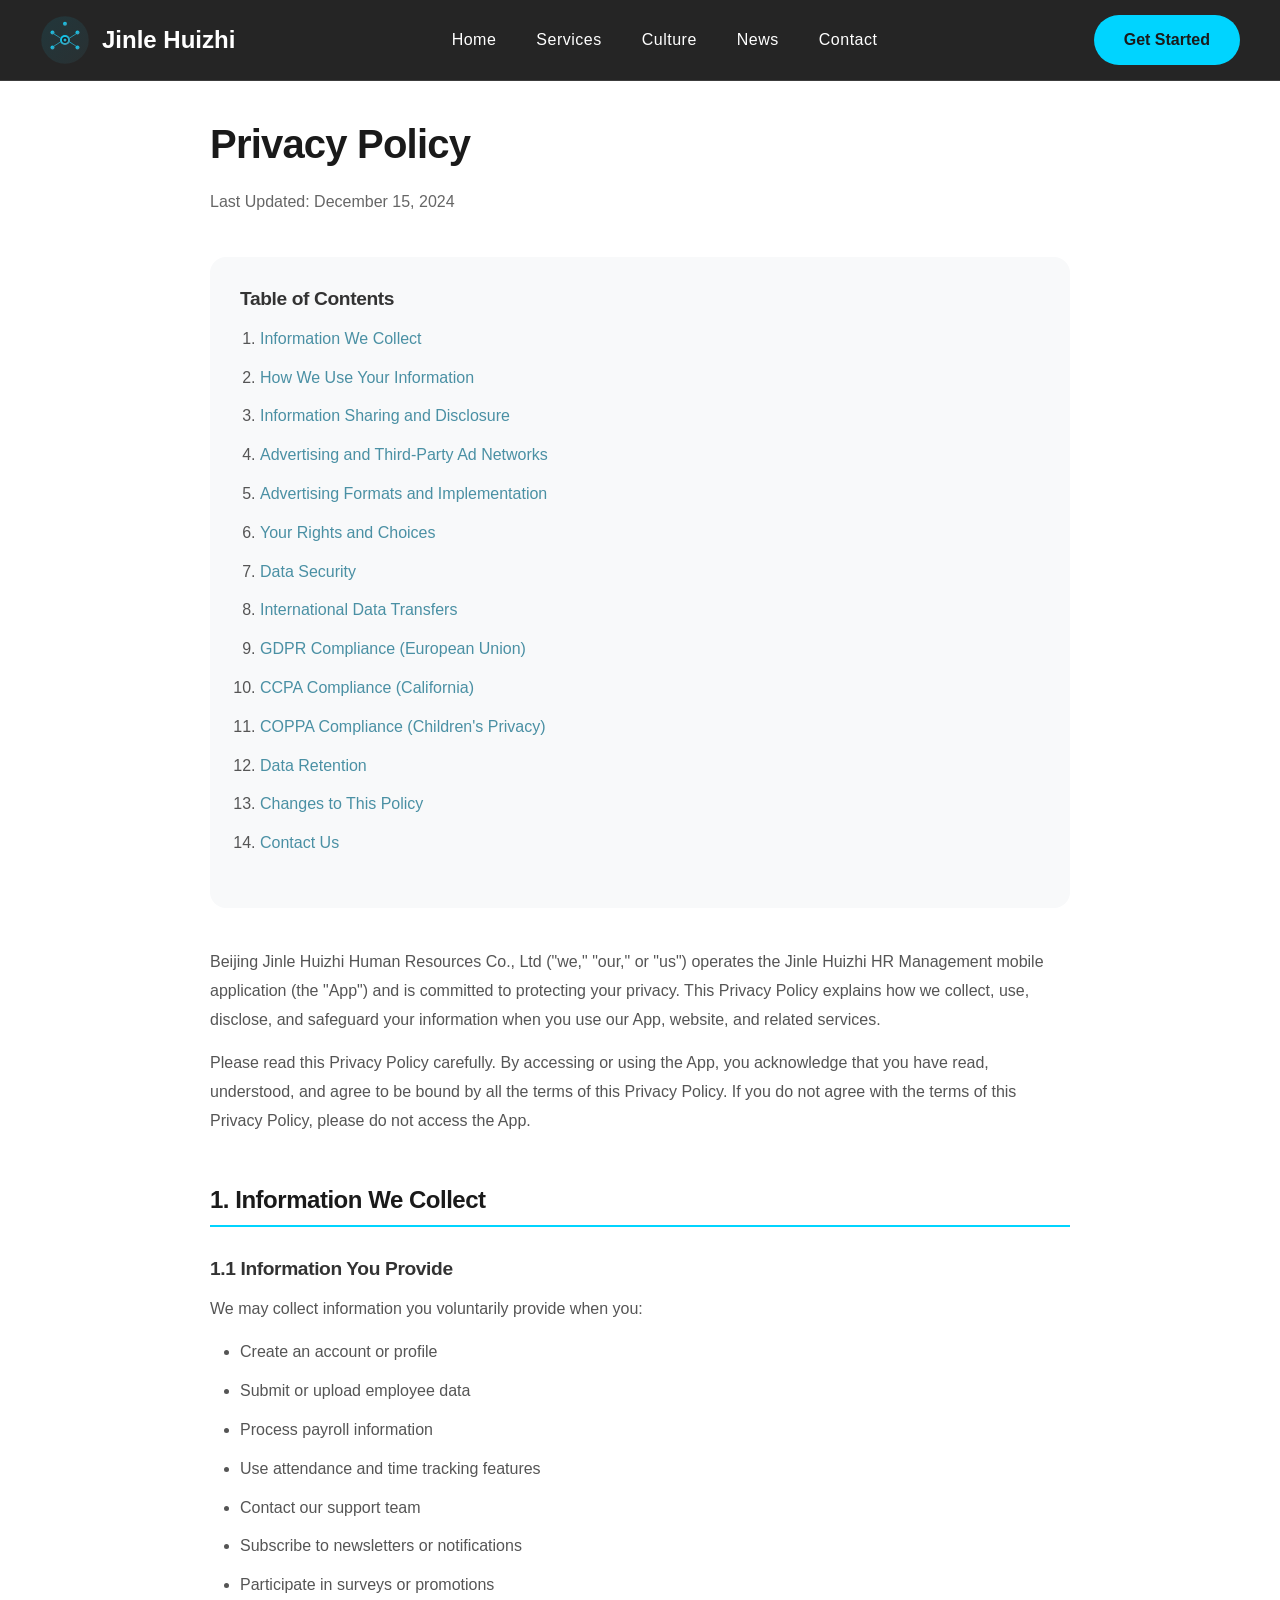
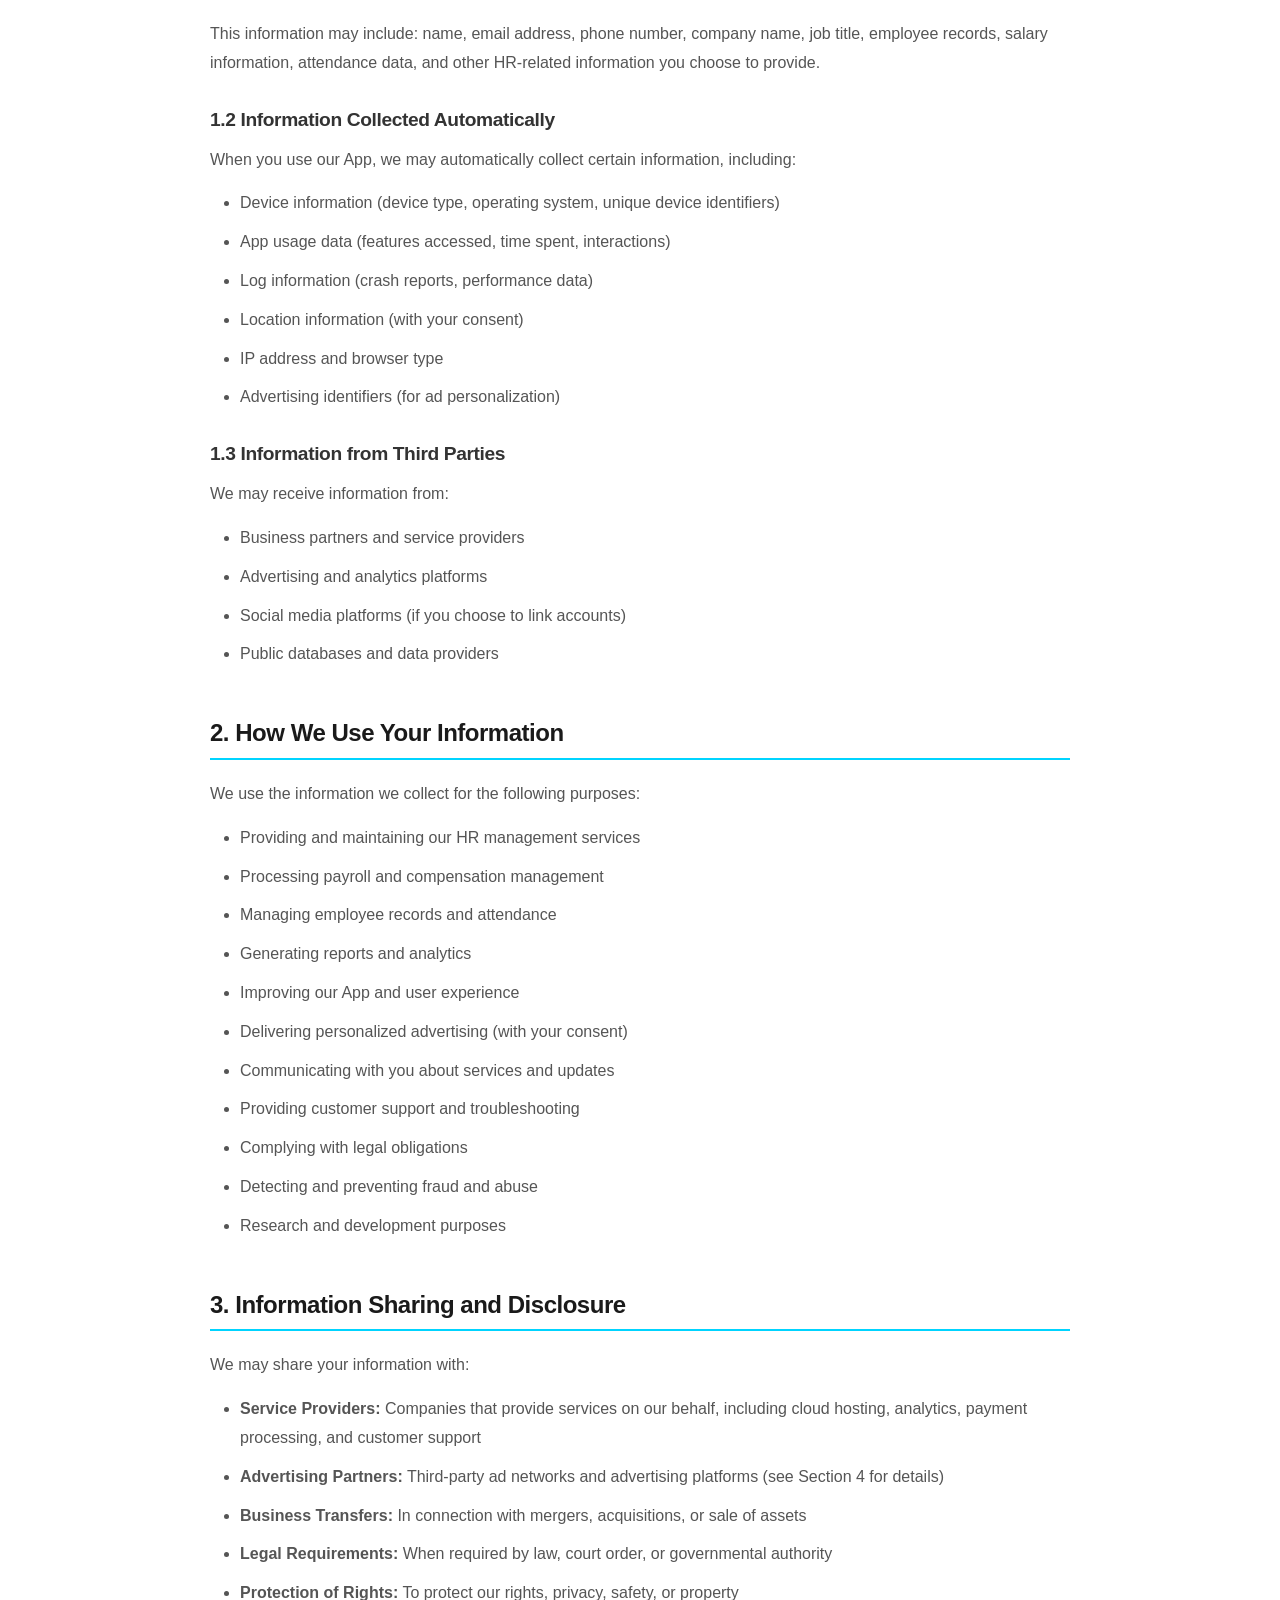
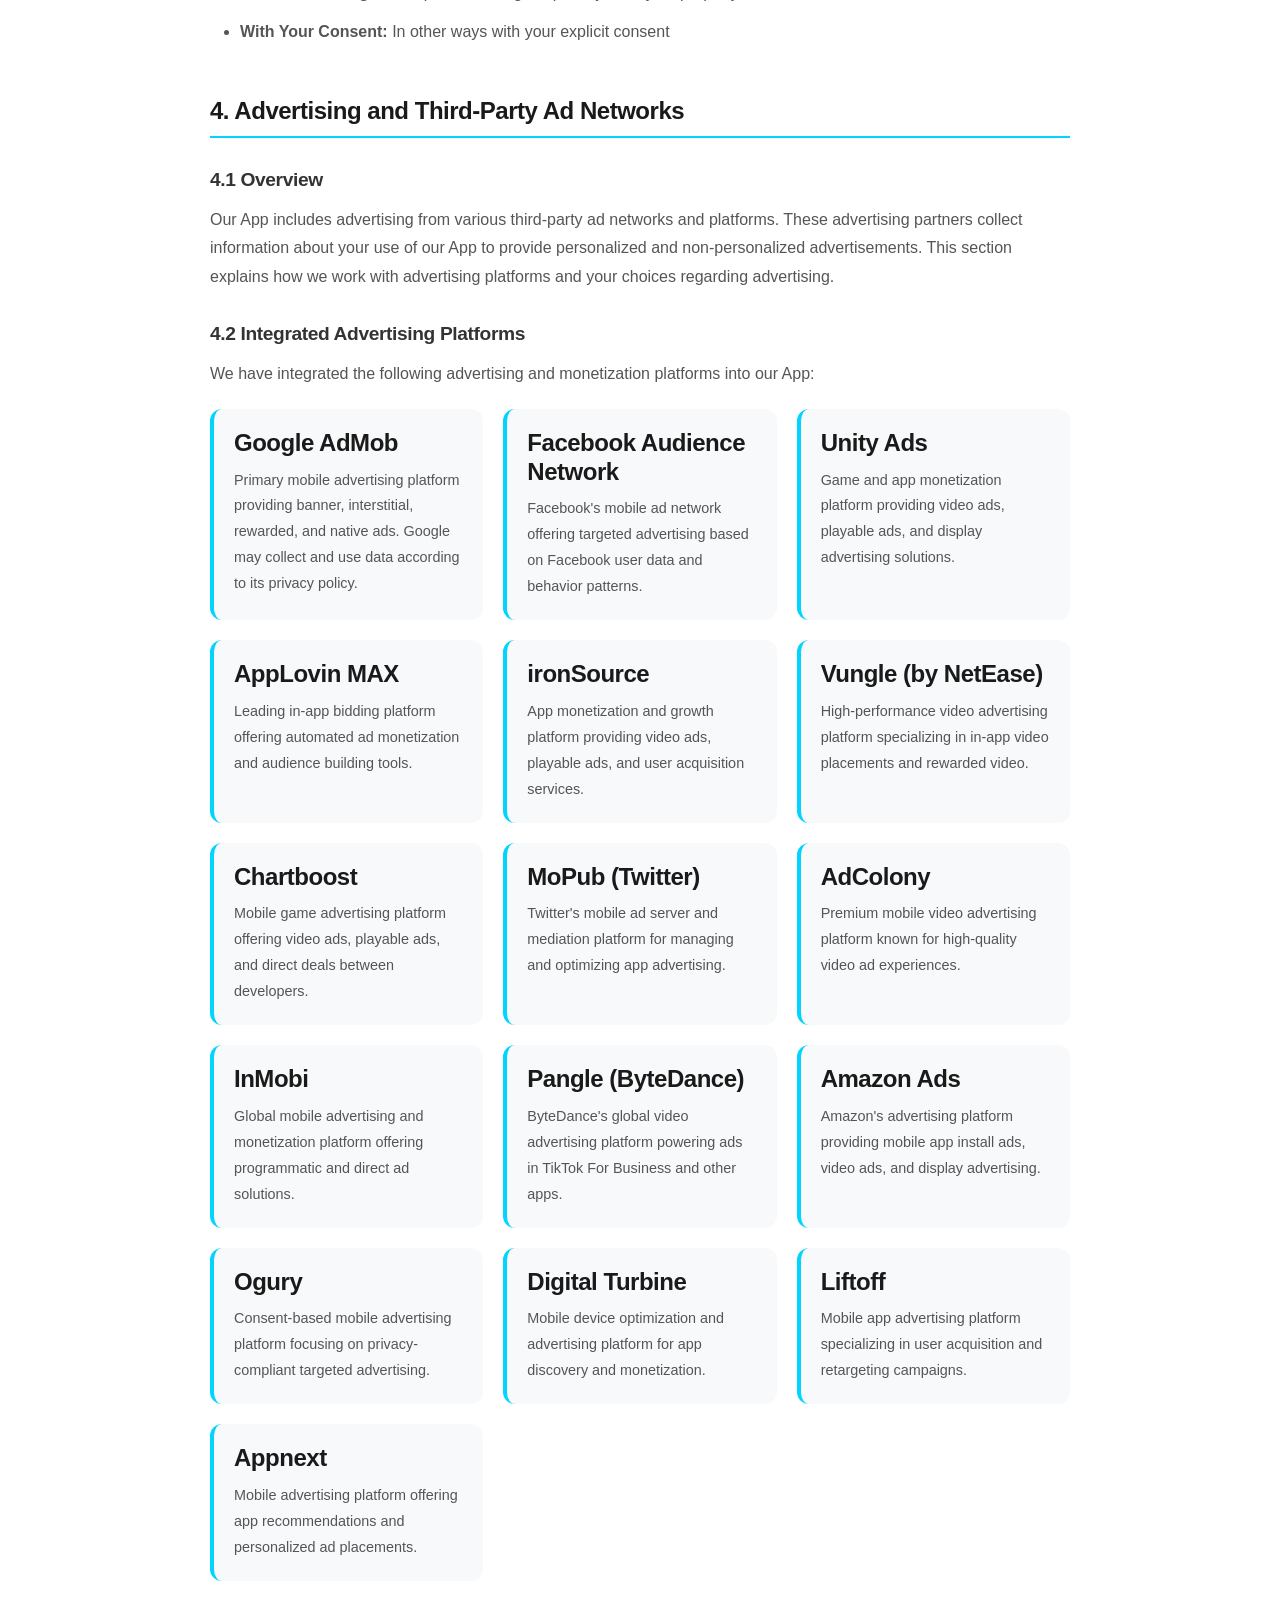
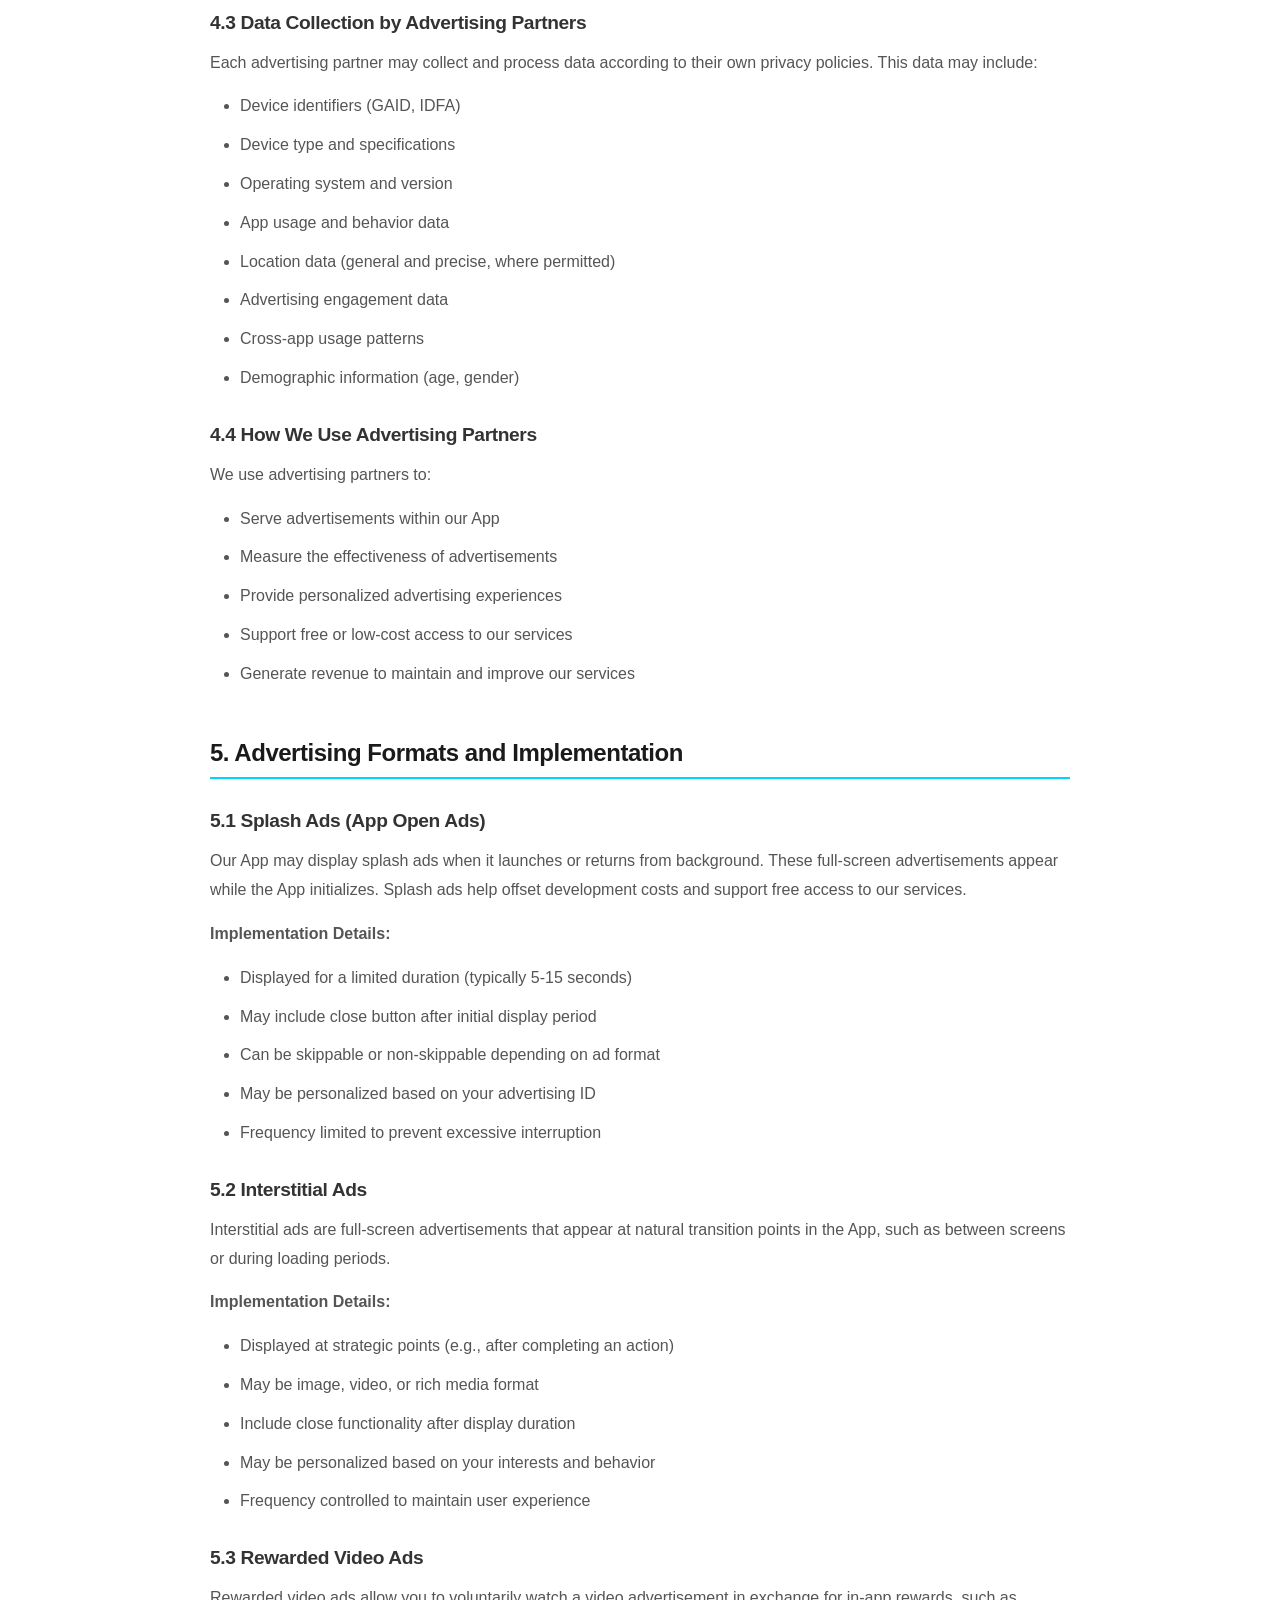
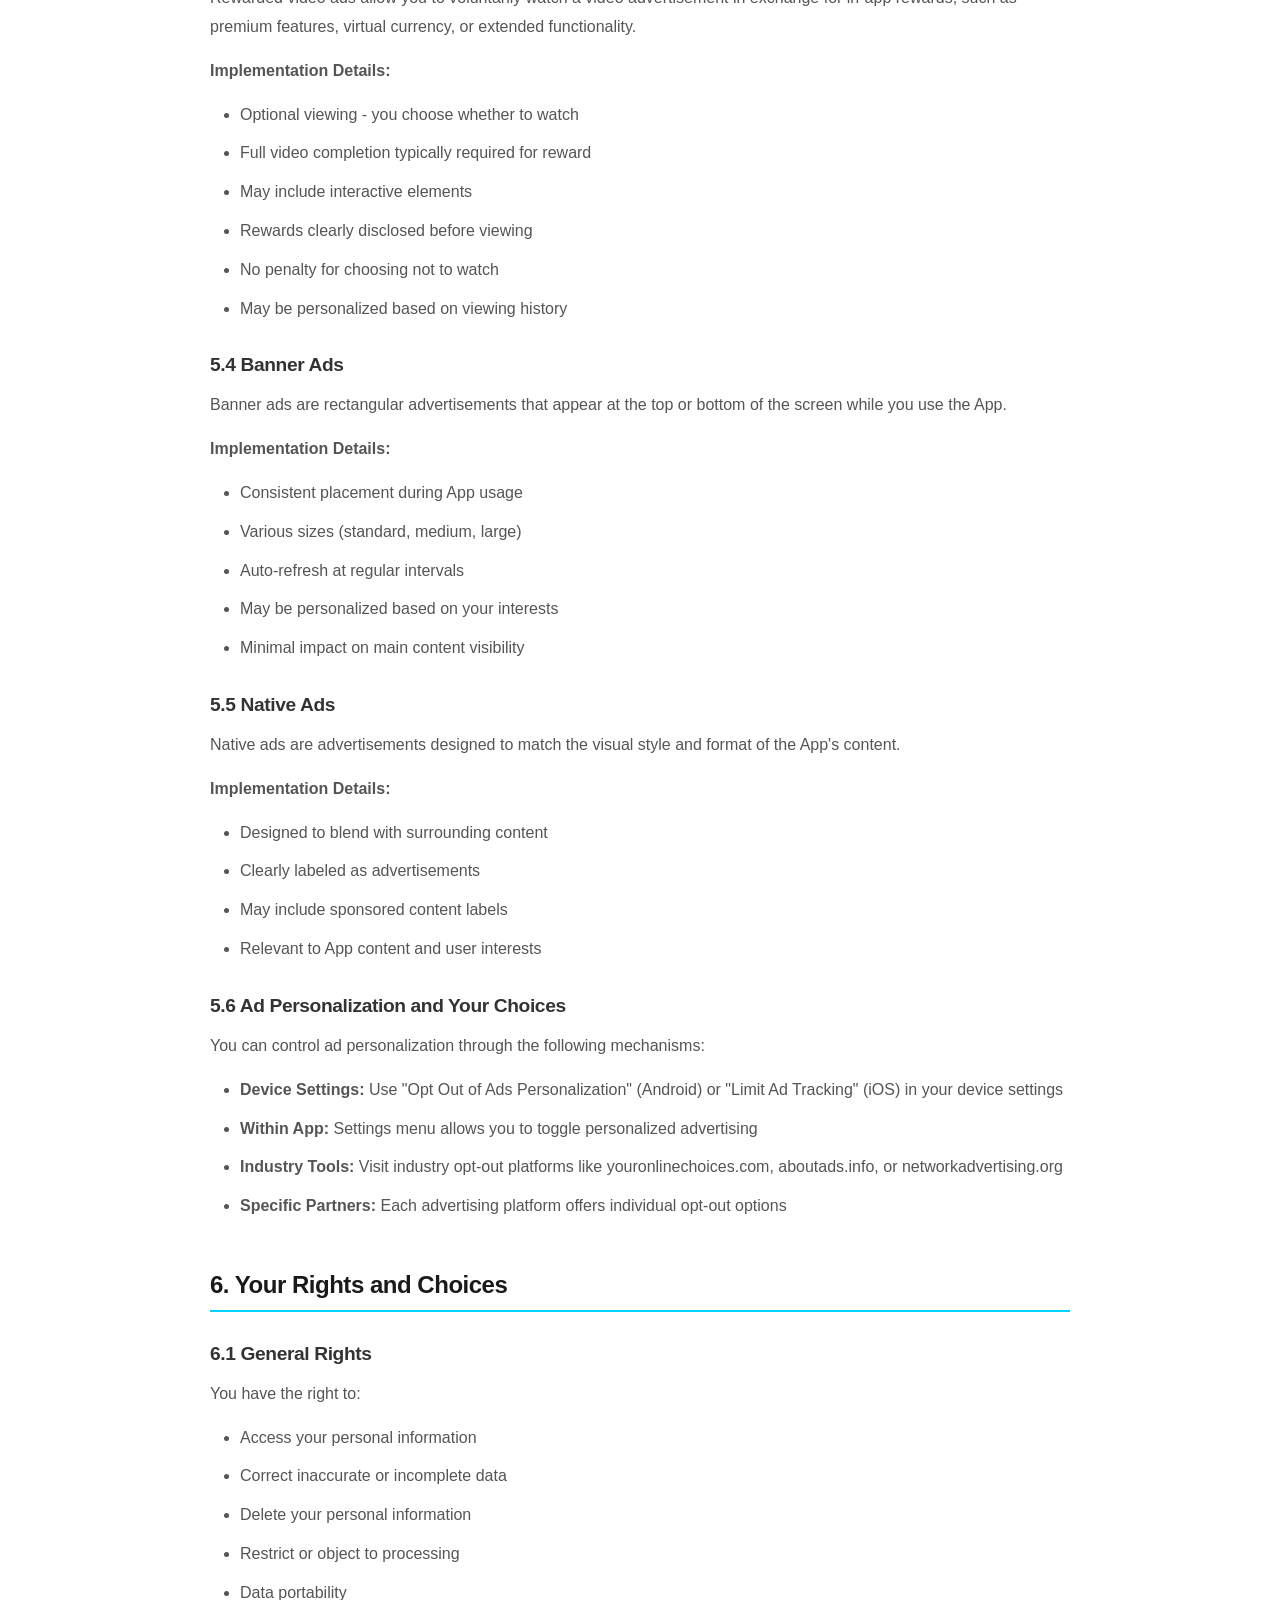
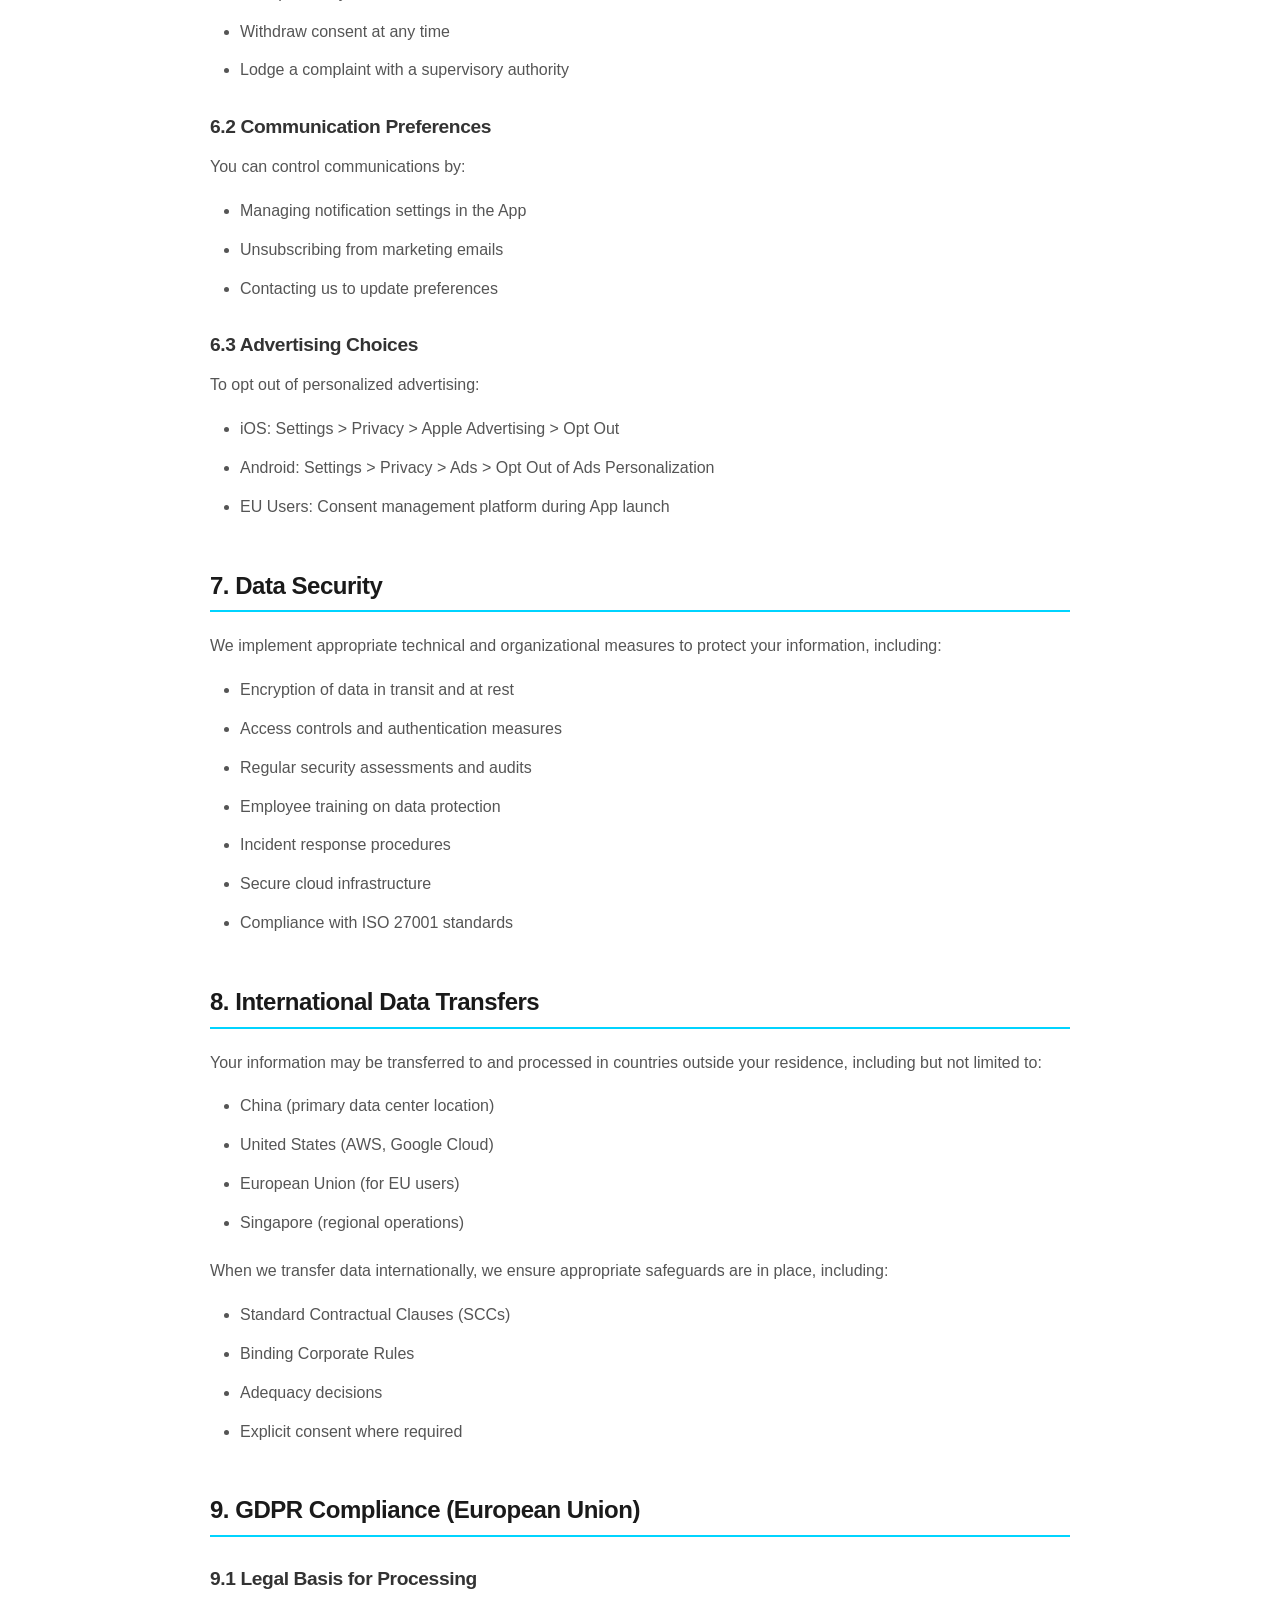
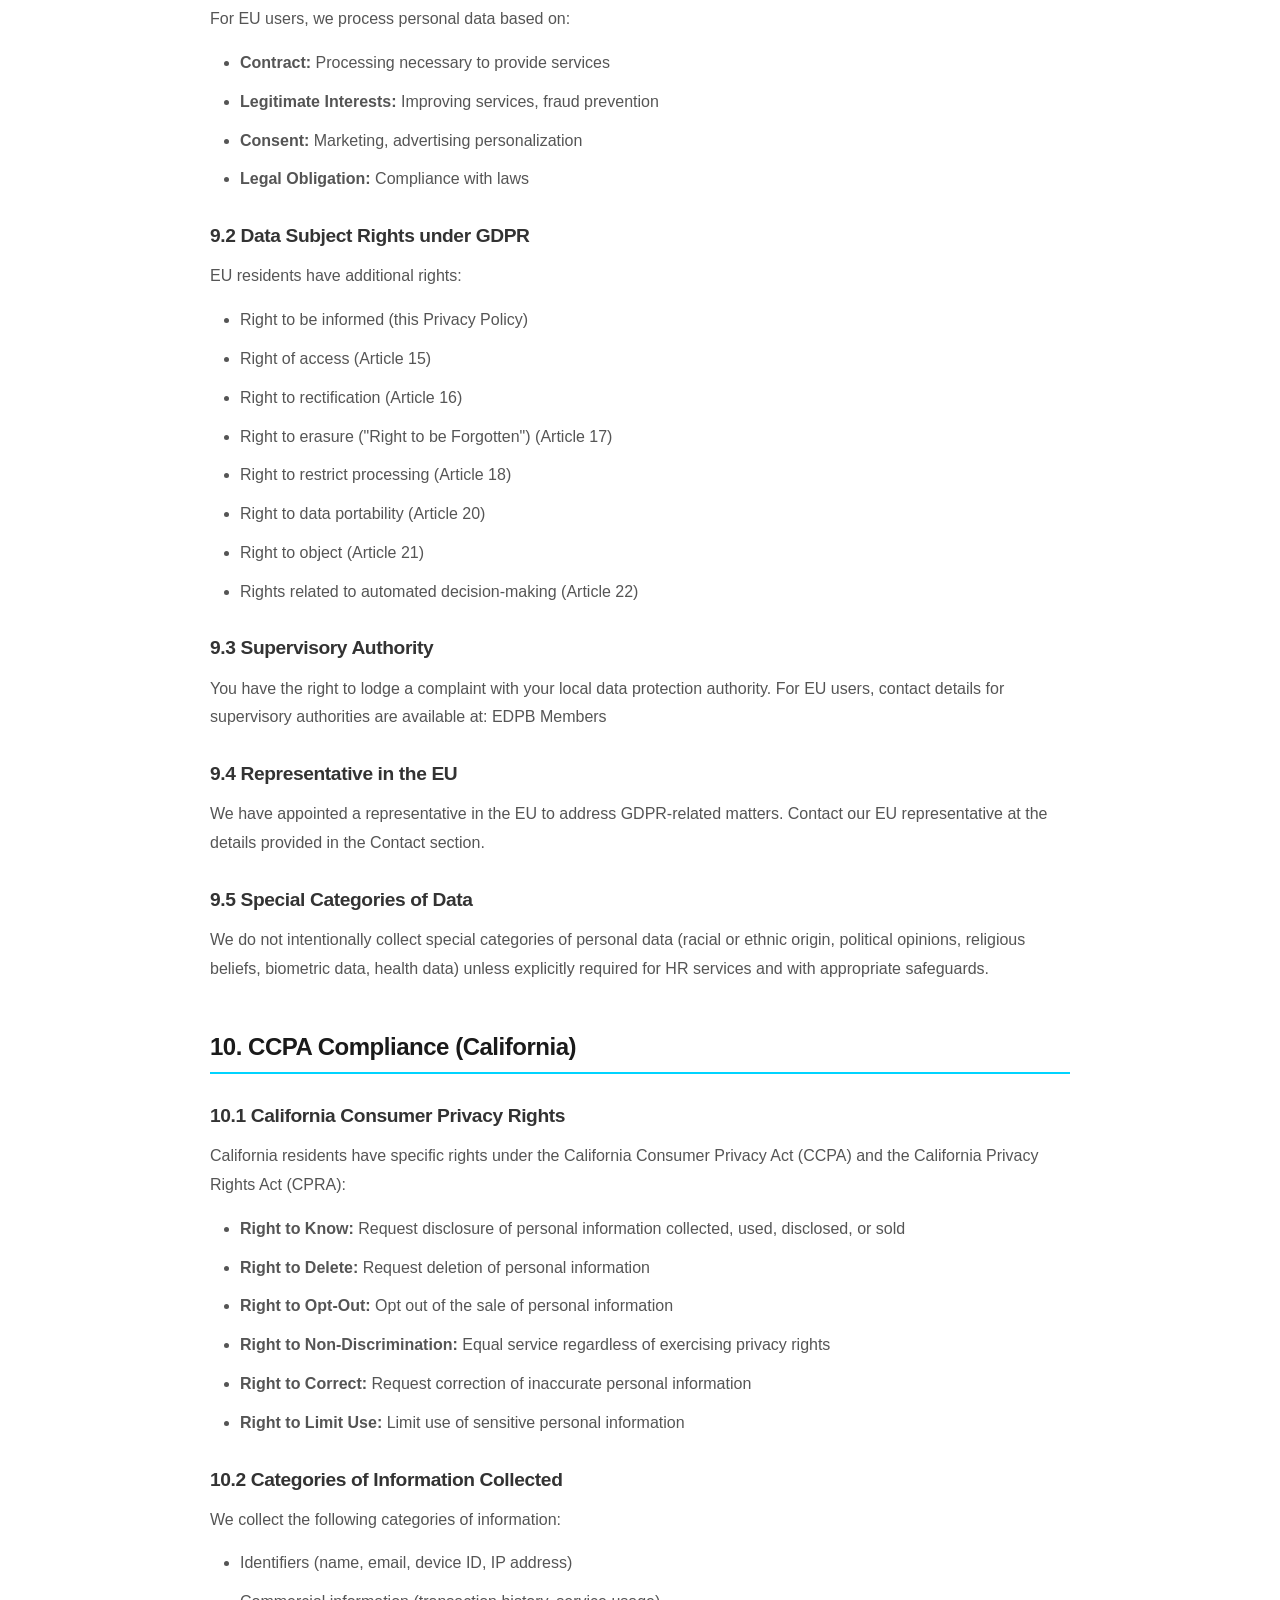
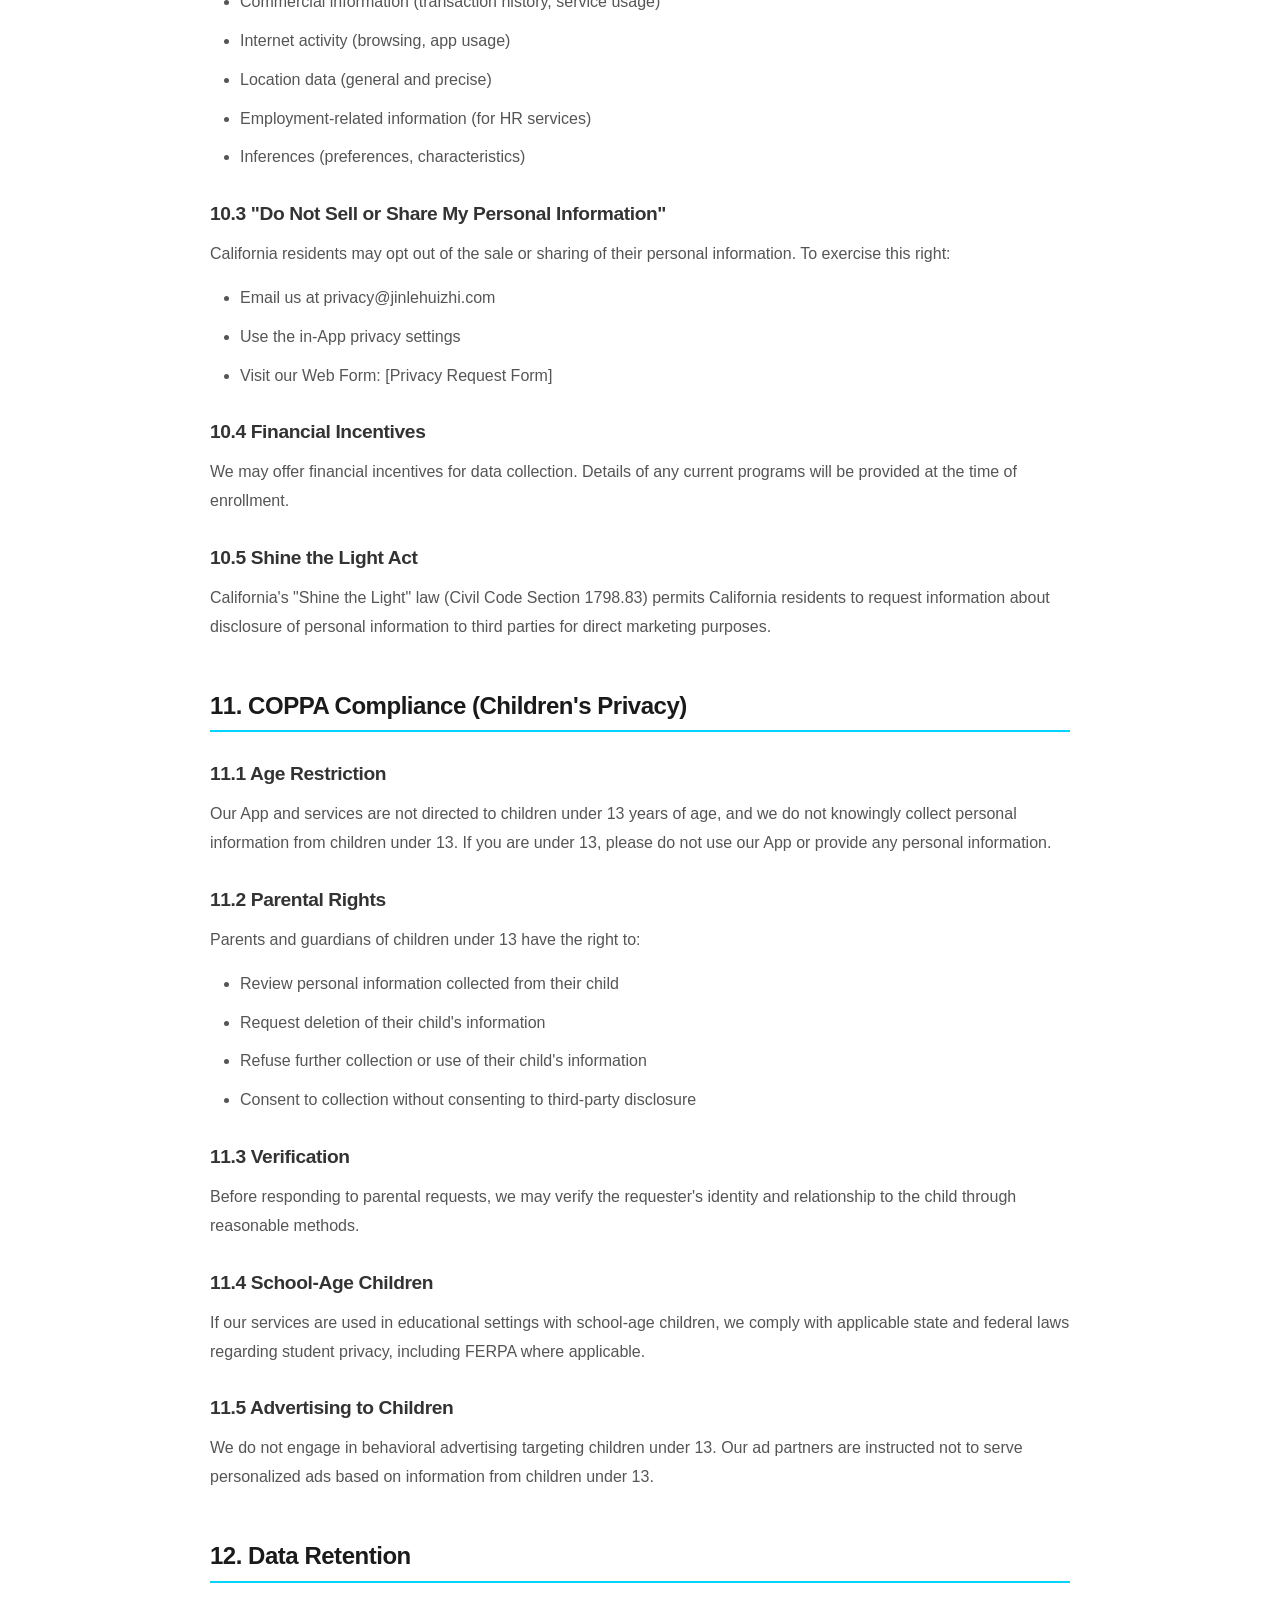
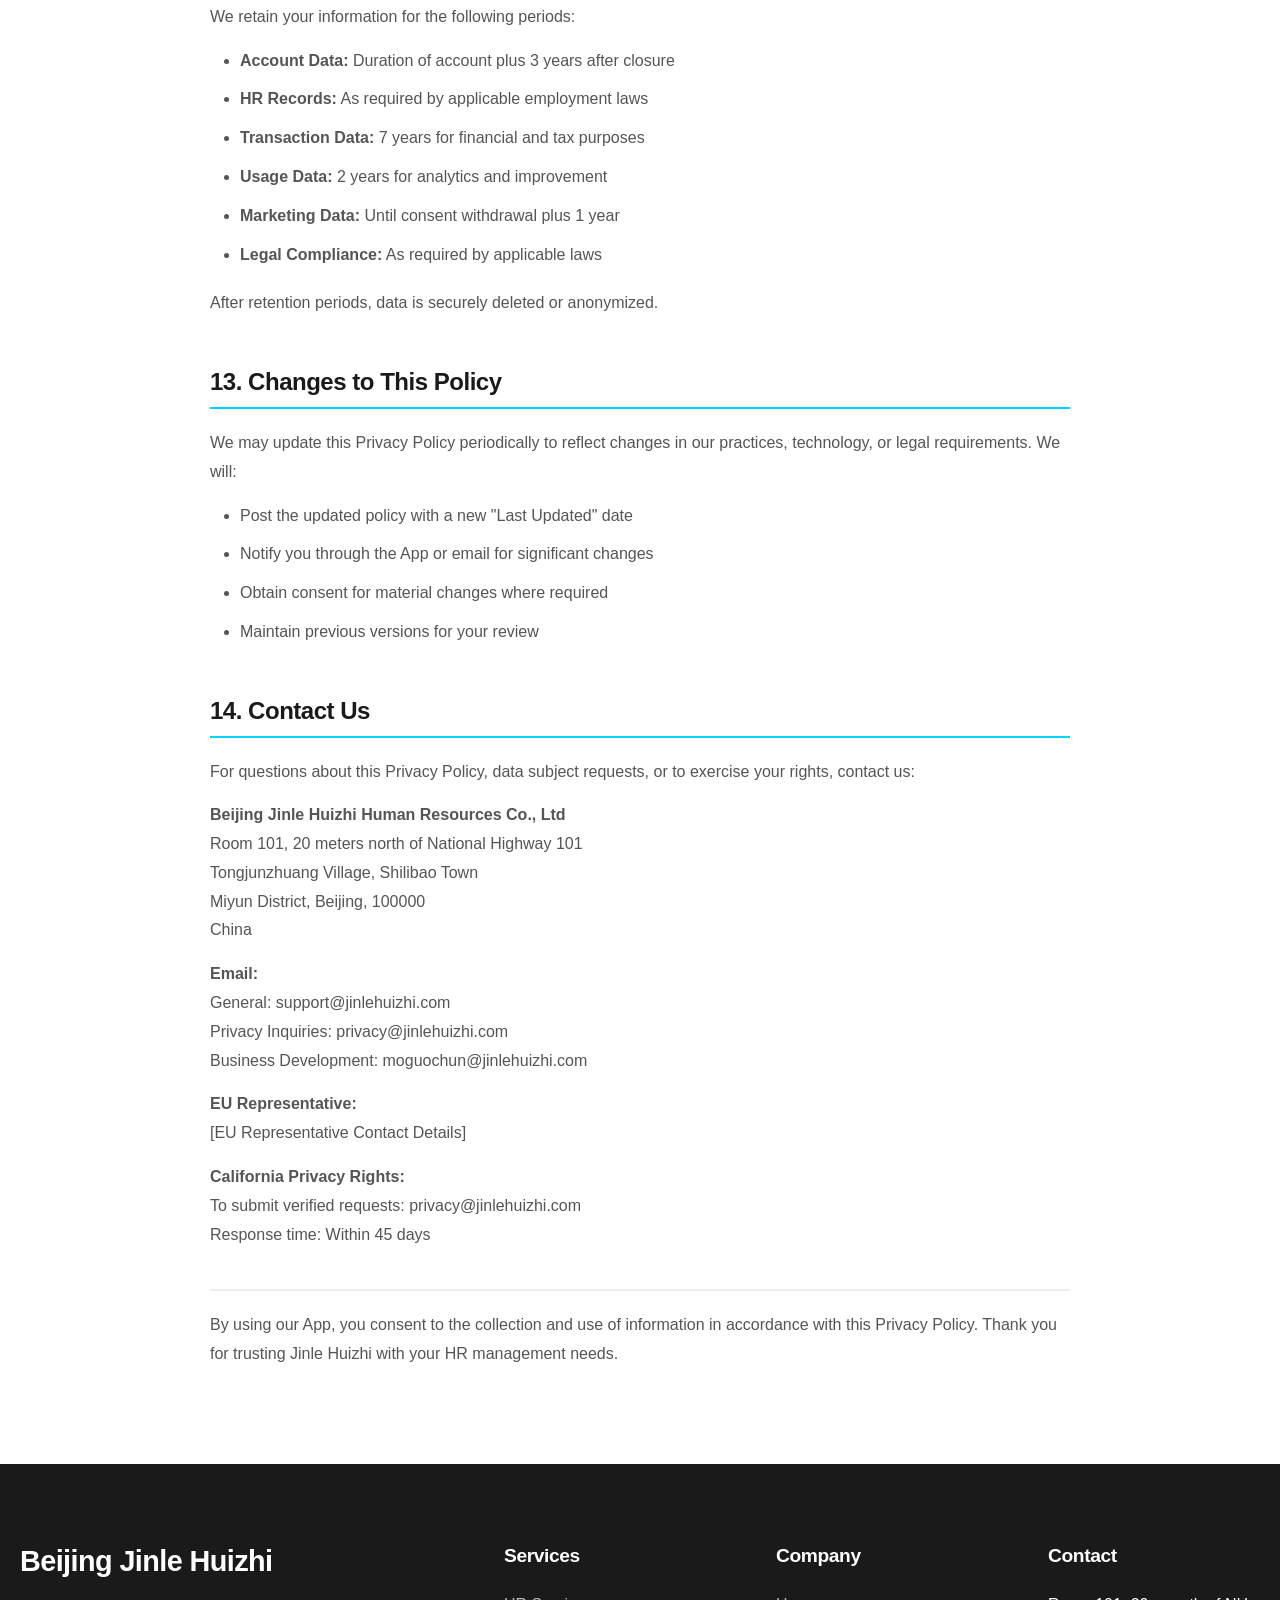
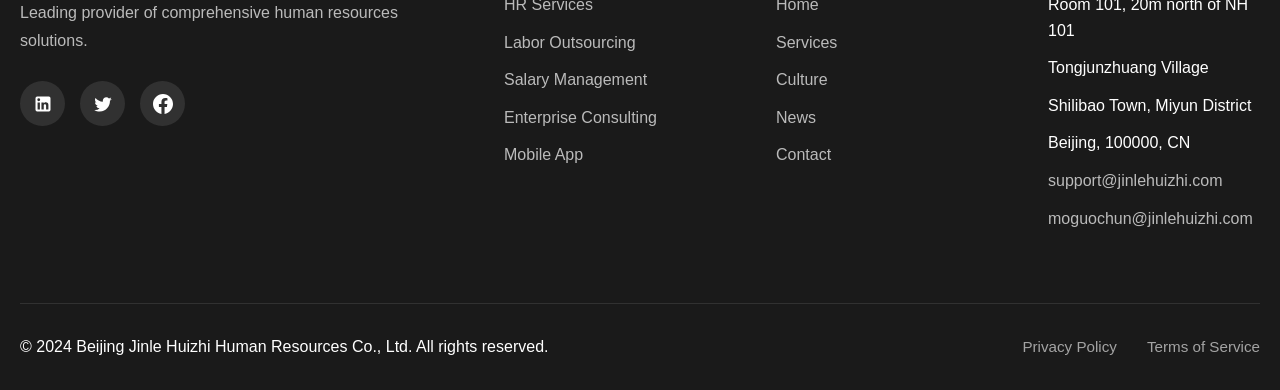
<file: privacy-policy.html>
<!DOCTYPE html>
<html lang="en">
<head>
    <meta charset="UTF-8">
    <meta name="viewport" content="width=device-width, initial-scale=1.0">
    <meta name="description" content="Privacy Policy of Beijing Jinle Huizhi Human Resources Co., Ltd. Comprehensive privacy policy covering data collection, GDPR, CCPA, COPPA, and advertising platform integrations for our mobile HR management application.">
    <meta name="keywords" content="privacy policy, data protection, GDPR, CCPA, COPPA, AdMob, HR app privacy">
    <meta name="robots" content="noindex, nofollow">
    
    <link rel="canonical" href="https://jinlehuizhi.com/privacy-policy">
    <link rel="icon" type="image/svg+xml" href="data:image/svg+xml,<svg xmlns='http://www.w3.org/2000/svg' viewBox='0 0 100 100'><circle cx='50' cy='50' r='45' fill='%2300d4ff'/><circle cx='50' cy='50' r='20' fill='%231a1a1a'/></svg>">
    
    <title>Privacy Policy | Beijing Jinle Huizhi Human Resources Co., Ltd</title>
    
    <link rel="stylesheet" href="css/style.css">
    <style>
        .legal-content {
            max-width: 900px;
            margin: 0 auto;
            padding: 120px 20px 80px;
        }
        .legal-content h1 {
            font-size: 2.5rem;
            margin-bottom: 20px;
            color: #1a1a1a;
        }
        .legal-content .last-updated {
            color: #666;
            margin-bottom: 40px;
            font-size: 1rem;
        }
        .legal-content h2 {
            font-size: 1.5rem;
            margin-top: 50px;
            margin-bottom: 20px;
            color: #1a1a1a;
            border-bottom: 2px solid #00d4ff;
            padding-bottom: 10px;
        }
        .legal-content h3 {
            font-size: 1.2rem;
            margin-top: 30px;
            margin-bottom: 15px;
            color: #333;
        }
        .legal-content p {
            color: #555;
            line-height: 1.8;
            margin-bottom: 15px;
        }
        .legal-content ul, .legal-content ol {
            margin-left: 30px;
            margin-bottom: 20px;
            color: #555;
            line-height: 1.8;
        }
        .legal-content li {
            margin-bottom: 10px;
        }
        .ad-platforms-grid {
            display: grid;
            grid-template-columns: repeat(auto-fit, minmax(250px, 1fr));
            gap: 20px;
            margin: 20px 0;
        }
        .ad-platform-item {
            background: #f8f9fa;
            padding: 20px;
            border-radius: 12px;
            border-left: 4px solid #00d4ff;
        }
        .ad-platform-item h4 {
            color: #1a1a1a;
            margin-bottom: 10px;
        }
        .ad-platform-item p {
            font-size: 0.9rem;
            margin: 0;
        }
        .toc {
            background: #f8f9fa;
            padding: 30px;
            border-radius: 16px;
            margin-bottom: 40px;
        }
        .toc h3 {
            margin-top: 0;
        }
        .toc ol {
            margin-left: 20px;
        }
        .toc a {
            color: #4a90a4;
            text-decoration: none;
        }
        .toc a:hover {
            text-decoration: underline;
        }
    </style>
</head>
<body>
    <nav class="navbar">
        <div class="nav-container">
            <a href="index.html" class="nav-logo">
                <svg width="50" height="50" viewBox="0 0 200 200">
                    <defs>
                        <linearGradient id="logoGrad" x1="0%" y1="0%" x2="100%" y2="100%">
                            <stop offset="0%" style="stop-color:#00d4ff"/>
                            <stop offset="100%" style="stop-color:#4a90a4"/>
                        </linearGradient>
                    </defs>
                    <circle cx="100" cy="100" r="95" fill="url(#logoGrad)" opacity="0.1"/>
                    <g>
                        <circle cx="100" cy="100" r="20" fill="url(#logoGrad)"/>
                        <line x1="100" y1="80" x2="100" y2="40" stroke="url(#logoGrad)" stroke-width="3"/>
                        <circle cx="100" cy="35" r="8" fill="url(#logoGrad)"/>
                        <line x1="117" y1="107" x2="145" y2="125" stroke="url(#logoGrad)" stroke-width="3"/>
                        <circle cx="150" cy="130" r="8" fill="url(#logoGrad)"/>
                        <line x1="117" y1="93" x2="145" y2="75" stroke="url(#logoGrad)" stroke-width="3"/>
                        <circle cx="150" cy="70" r="8" fill="url(#logoGrad)"/>
                        <line x1="83" y1="107" x2="55" y2="125" stroke="url(#logoGrad)" stroke-width="3"/>
                        <circle cx="50" cy="130" r="8" fill="url(#logoGrad)"/>
                        <line x1="83" y1="93" x2="55" y2="75" stroke="url(#logoGrad)" stroke-width="3"/>
                        <circle cx="50" cy="70" r="8" fill="url(#logoGrad)"/>
                        <circle cx="100" cy="100" r="12" fill="#1a1a1a"/>
                        <circle cx="100" cy="100" r="6" fill="url(#logoGrad)"/>
                    </g>
                </svg>
                <span>Jinle Huizhi</span>
            </a>
            
            <ul class="nav-menu">
                <li><a href="index.html" class="nav-link">Home</a></li>
                <li><a href="services.html" class="nav-link">Services</a></li>
                <li><a href="culture.html" class="nav-link">Culture</a></li>
                <li><a href="news.html" class="nav-link">News</a></li>
                <li><a href="contact.html" class="nav-link">Contact</a></li>
            </ul>
            
            <a href="contact.html" class="nav-cta">Get Started</a>
            
            <button class="mobile-toggle" aria-label="Toggle menu">
                <span></span>
                <span></span>
                <span></span>
            </button>
        </div>
    </nav>

    <main class="legal-content">
        <h1>Privacy Policy</h1>
        <p class="last-updated">Last Updated: December 15, 2024</p>
        
        <div class="toc">
            <h3>Table of Contents</h3>
            <ol>
                <li><a href="#information-collection">Information We Collect</a></li>
                <li><a href="#information-use">How We Use Your Information</a></li>
                <li><a href="#information-sharing">Information Sharing and Disclosure</a></li>
                <li><a href="#advertising">Advertising and Third-Party Ad Networks</a></li>
                <li><a href="#ad-formats">Advertising Formats and Implementation</a></li>
                <li><a href="#user-rights">Your Rights and Choices</a></li>
                <li><a href="#data-security">Data Security</a></li>
                <li><a href="#international">International Data Transfers</a></li>
                <li><a href="#gdpr">GDPR Compliance (European Union)</a></li>
                <li><a href="#ccpa">CCPA Compliance (California)</a></li>
                <li><a href="#coppa">COPPA Compliance (Children's Privacy)</a></li>
                <li><a href="#data-retention">Data Retention</a></li>
                <li><a href="#changes">Changes to This Policy</a></li>
                <li><a href="#contact">Contact Us</a></li>
            </ol>
        </div>

        <p>Beijing Jinle Huizhi Human Resources Co., Ltd ("we," "our," or "us") operates the Jinle Huizhi HR Management mobile application (the "App") and is committed to protecting your privacy. This Privacy Policy explains how we collect, use, disclose, and safeguard your information when you use our App, website, and related services.</p>

        <p>Please read this Privacy Policy carefully. By accessing or using the App, you acknowledge that you have read, understood, and agree to be bound by all the terms of this Privacy Policy. If you do not agree with the terms of this Privacy Policy, please do not access the App.</p>

        <h2 id="information-collection">1. Information We Collect</h2>
        
        <h3>1.1 Information You Provide</h3>
        <p>We may collect information you voluntarily provide when you:</p>
        <ul>
            <li>Create an account or profile</li>
            <li>Submit or upload employee data</li>
            <li>Process payroll information</li>
            <li>Use attendance and time tracking features</li>
            <li>Contact our support team</li>
            <li>Subscribe to newsletters or notifications</li>
            <li>Participate in surveys or promotions</li>
        </ul>
        <p>This information may include: name, email address, phone number, company name, job title, employee records, salary information, attendance data, and other HR-related information you choose to provide.</p>

        <h3>1.2 Information Collected Automatically</h3>
        <p>When you use our App, we may automatically collect certain information, including:</p>
        <ul>
            <li>Device information (device type, operating system, unique device identifiers)</li>
            <li>App usage data (features accessed, time spent, interactions)</li>
            <li>Log information (crash reports, performance data)</li>
            <li>Location information (with your consent)</li>
            <li>IP address and browser type</li>
            <li>Advertising identifiers (for ad personalization)</li>
        </ul>

        <h3>1.3 Information from Third Parties</h3>
        <p>We may receive information from:</p>
        <ul>
            <li>Business partners and service providers</li>
            <li>Advertising and analytics platforms</li>
            <li>Social media platforms (if you choose to link accounts)</li>
            <li>Public databases and data providers</li>
        </ul>

        <h2 id="information-use">2. How We Use Your Information</h2>
        <p>We use the information we collect for the following purposes:</p>
        <ul>
            <li>Providing and maintaining our HR management services</li>
            <li>Processing payroll and compensation management</li>
            <li>Managing employee records and attendance</li>
            <li>Generating reports and analytics</li>
            <li>Improving our App and user experience</li>
            <li>Delivering personalized advertising (with your consent)</li>
            <li>Communicating with you about services and updates</li>
            <li>Providing customer support and troubleshooting</li>
            <li>Complying with legal obligations</li>
            <li>Detecting and preventing fraud and abuse</li>
            <li>Research and development purposes</li>
        </ul>

        <h2 id="information-sharing">3. Information Sharing and Disclosure</h2>
        <p>We may share your information with:</p>
        <ul>
            <li><strong>Service Providers:</strong> Companies that provide services on our behalf, including cloud hosting, analytics, payment processing, and customer support</li>
            <li><strong>Advertising Partners:</strong> Third-party ad networks and advertising platforms (see Section 4 for details)</li>
            <li><strong>Business Transfers:</strong> In connection with mergers, acquisitions, or sale of assets</li>
            <li><strong>Legal Requirements:</strong> When required by law, court order, or governmental authority</li>
            <li><strong>Protection of Rights:</strong> To protect our rights, privacy, safety, or property</li>
            <li><strong>With Your Consent:</strong> In other ways with your explicit consent</li>
        </ul>

        <h2 id="advertising">4. Advertising and Third-Party Ad Networks</h2>
        
        <h3>4.1 Overview</h3>
        <p>Our App includes advertising from various third-party ad networks and platforms. These advertising partners collect information about your use of our App to provide personalized and non-personalized advertisements. This section explains how we work with advertising platforms and your choices regarding advertising.</p>

        <h3>4.2 Integrated Advertising Platforms</h3>
        <p>We have integrated the following advertising and monetization platforms into our App:</p>
        
        <div class="ad-platforms-grid">
            <div class="ad-platform-item">
                <h4>Google AdMob</h4>
                <p>Primary mobile advertising platform providing banner, interstitial, rewarded, and native ads. Google may collect and use data according to its privacy policy.</p>
            </div>
            <div class="ad-platform-item">
                <h4>Facebook Audience Network</h4>
                <p>Facebook's mobile ad network offering targeted advertising based on Facebook user data and behavior patterns.</p>
            </div>
            <div class="ad-platform-item">
                <h4>Unity Ads</h4>
                <p>Game and app monetization platform providing video ads, playable ads, and display advertising solutions.</p>
            </div>
            <div class="ad-platform-item">
                <h4>AppLovin MAX</h4>
                <p>Leading in-app bidding platform offering automated ad monetization and audience building tools.</p>
            </div>
            <div class="ad-platform-item">
                <h4>ironSource</h4>
                <p>App monetization and growth platform providing video ads, playable ads, and user acquisition services.</p>
            </div>
            <div class="ad-platform-item">
                <h4>Vungle (by NetEase)</h4>
                <p>High-performance video advertising platform specializing in in-app video placements and rewarded video.</p>
            </div>
            <div class="ad-platform-item">
                <h4>Chartboost</h4>
                <p>Mobile game advertising platform offering video ads, playable ads, and direct deals between developers.</p>
            </div>
            <div class="ad-platform-item">
                <h4>MoPub (Twitter)</h4>
                <p>Twitter's mobile ad server and mediation platform for managing and optimizing app advertising.</p>
            </div>
            <div class="ad-platform-item">
                <h4>AdColony</h4>
                <p>Premium mobile video advertising platform known for high-quality video ad experiences.</p>
            </div>
            <div class="ad-platform-item">
                <h4>InMobi</h4>
                <p>Global mobile advertising and monetization platform offering programmatic and direct ad solutions.</p>
            </div>
            <div class="ad-platform-item">
                <h4>Pangle (ByteDance)</h4>
                <p>ByteDance's global video advertising platform powering ads in TikTok For Business and other apps.</p>
            </div>
            <div class="ad-platform-item">
                <h4>Amazon Ads</h4>
                <p>Amazon's advertising platform providing mobile app install ads, video ads, and display advertising.</p>
            </div>
            <div class="ad-platform-item">
                <h4>Ogury</h4>
                <p>Consent-based mobile advertising platform focusing on privacy-compliant targeted advertising.</p>
            </div>
            <div class="ad-platform-item">
                <h4>Digital Turbine</h4>
                <p>Mobile device optimization and advertising platform for app discovery and monetization.</p>
            </div>
            <div class="ad-platform-item">
                <h4>Liftoff</h4>
                <p>Mobile app advertising platform specializing in user acquisition and retargeting campaigns.</p>
            </div>
            <div class="ad-platform-item">
                <h4>Appnext</h4>
                <p>Mobile advertising platform offering app recommendations and personalized ad placements.</p>
            </div>
        </div>

        <h3>4.3 Data Collection by Advertising Partners</h3>
        <p>Each advertising partner may collect and process data according to their own privacy policies. This data may include:</p>
        <ul>
            <li>Device identifiers (GAID, IDFA)</li>
            <li>Device type and specifications</li>
            <li>Operating system and version</li>
            <li>App usage and behavior data</li>
            <li>Location data (general and precise, where permitted)</li>
            <li>Advertising engagement data</li>
            <li>Cross-app usage patterns</li>
            <li>Demographic information (age, gender)</li>
        </ul>

        <h3>4.4 How We Use Advertising Partners</h3>
        <p>We use advertising partners to:</p>
        <ul>
            <li>Serve advertisements within our App</li>
            <li>Measure the effectiveness of advertisements</li>
            <li>Provide personalized advertising experiences</li>
            <li>Support free or low-cost access to our services</li>
            <li>Generate revenue to maintain and improve our services</li>
        </ul>

        <h2 id="ad-formats">5. Advertising Formats and Implementation</h2>

        <h3>5.1 Splash Ads (App Open Ads)</h3>
        <p>Our App may display splash ads when it launches or returns from background. These full-screen advertisements appear while the App initializes. Splash ads help offset development costs and support free access to our services.</p>
        <p><strong>Implementation Details:</strong></p>
        <ul>
            <li>Displayed for a limited duration (typically 5-15 seconds)</li>
            <li>May include close button after initial display period</li>
            <li>Can be skippable or non-skippable depending on ad format</li>
            <li>May be personalized based on your advertising ID</li>
            <li>Frequency limited to prevent excessive interruption</li>
        </ul>

        <h3>5.2 Interstitial Ads</h3>
        <p>Interstitial ads are full-screen advertisements that appear at natural transition points in the App, such as between screens or during loading periods.</p>
        <p><strong>Implementation Details:</strong></p>
        <ul>
            <li>Displayed at strategic points (e.g., after completing an action)</li>
            <li>May be image, video, or rich media format</li>
            <li>Include close functionality after display duration</li>
            <li>May be personalized based on your interests and behavior</li>
            <li>Frequency controlled to maintain user experience</li>
        </ul>

        <h3>5.3 Rewarded Video Ads</h3>
        <p>Rewarded video ads allow you to voluntarily watch a video advertisement in exchange for in-app rewards, such as premium features, virtual currency, or extended functionality.</p>
        <p><strong>Implementation Details:</strong></p>
        <ul>
            <li>Optional viewing - you choose whether to watch</li>
            <li>Full video completion typically required for reward</li>
            <li>May include interactive elements</li>
            <li>Rewards clearly disclosed before viewing</li>
            <li>No penalty for choosing not to watch</li>
            <li>May be personalized based on viewing history</li>
        </ul>

        <h3>5.4 Banner Ads</h3>
        <p>Banner ads are rectangular advertisements that appear at the top or bottom of the screen while you use the App.</p>
        <p><strong>Implementation Details:</strong></p>
        <ul>
            <li>Consistent placement during App usage</li>
            <li>Various sizes (standard, medium, large)</li>
            <li>Auto-refresh at regular intervals</li>
            <li>May be personalized based on your interests</li>
            <li>Minimal impact on main content visibility</li>
        </ul>

        <h3>5.5 Native Ads</h3>
        <p>Native ads are advertisements designed to match the visual style and format of the App's content.</p>
        <p><strong>Implementation Details:</strong></p>
        <ul>
            <li>Designed to blend with surrounding content</li>
            <li>Clearly labeled as advertisements</li>
            <li>May include sponsored content labels</li>
            <li>Relevant to App content and user interests</li>
        </ul>

        <h3>5.6 Ad Personalization and Your Choices</h3>
        <p>You can control ad personalization through the following mechanisms:</p>
        <ul>
            <li><strong>Device Settings:</strong> Use "Opt Out of Ads Personalization" (Android) or "Limit Ad Tracking" (iOS) in your device settings</li>
            <li><strong>Within App:</strong> Settings menu allows you to toggle personalized advertising</li>
            <li><strong>Industry Tools:</strong> Visit industry opt-out platforms like youronlinechoices.com, aboutads.info, or networkadvertising.org</li>
            <li><strong>Specific Partners:</strong> Each advertising platform offers individual opt-out options</li>
        </ul>

        <h2 id="user-rights">6. Your Rights and Choices</h2>
        
        <h3>6.1 General Rights</h3>
        <p>You have the right to:</p>
        <ul>
            <li>Access your personal information</li>
            <li>Correct inaccurate or incomplete data</li>
            <li>Delete your personal information</li>
            <li>Restrict or object to processing</li>
            <li>Data portability</li>
            <li>Withdraw consent at any time</li>
            <li>Lodge a complaint with a supervisory authority</li>
        </ul>

        <h3>6.2 Communication Preferences</h3>
        <p>You can control communications by:</p>
        <ul>
            <li>Managing notification settings in the App</li>
            <li>Unsubscribing from marketing emails</li>
            <li>Contacting us to update preferences</li>
        </ul>

        <h3>6.3 Advertising Choices</h3>
        <p>To opt out of personalized advertising:</p>
        <ul>
            <li>iOS: Settings > Privacy > Apple Advertising > Opt Out</li>
            <li>Android: Settings > Privacy > Ads > Opt Out of Ads Personalization</li>
            <li>EU Users: Consent management platform during App launch</li>
        </ul>

        <h2 id="data-security">7. Data Security</h2>
        <p>We implement appropriate technical and organizational measures to protect your information, including:</p>
        <ul>
            <li>Encryption of data in transit and at rest</li>
            <li>Access controls and authentication measures</li>
            <li>Regular security assessments and audits</li>
            <li>Employee training on data protection</li>
            <li>Incident response procedures</li>
            <li>Secure cloud infrastructure</li>
            <li>Compliance with ISO 27001 standards</li>
        </ul>

        <h2 id="international">8. International Data Transfers</h2>
        <p>Your information may be transferred to and processed in countries outside your residence, including but not limited to:</p>
        <ul>
            <li>China (primary data center location)</li>
            <li>United States (AWS, Google Cloud)</li>
            <li>European Union (for EU users)</li>
            <li>Singapore (regional operations)</li>
        </ul>
        <p>When we transfer data internationally, we ensure appropriate safeguards are in place, including:</p>
        <ul>
            <li>Standard Contractual Clauses (SCCs)</li>
            <li>Binding Corporate Rules</li>
            <li>Adequacy decisions</li>
            <li>Explicit consent where required</li>
        </ul>

        <h2 id="gdpr">9. GDPR Compliance (European Union)</h2>
        
        <h3>9.1 Legal Basis for Processing</h3>
        <p>For EU users, we process personal data based on:</p>
        <ul>
            <li><strong>Contract:</strong> Processing necessary to provide services</li>
            <li><strong>Legitimate Interests:</strong> Improving services, fraud prevention</li>
            <li><strong>Consent:</strong> Marketing, advertising personalization</li>
            <li><strong>Legal Obligation:</strong> Compliance with laws</li>
        </ul>

        <h3>9.2 Data Subject Rights under GDPR</h3>
        <p>EU residents have additional rights:</p>
        <ul>
            <li>Right to be informed (this Privacy Policy)</li>
            <li>Right of access (Article 15)</li>
            <li>Right to rectification (Article 16)</li>
            <li>Right to erasure ("Right to be Forgotten") (Article 17)</li>
            <li>Right to restrict processing (Article 18)</li>
            <li>Right to data portability (Article 20)</li>
            <li>Right to object (Article 21)</li>
            <li>Rights related to automated decision-making (Article 22)</li>
        </ul>

        <h3>9.3 Supervisory Authority</h3>
        <p>You have the right to lodge a complaint with your local data protection authority. For EU users, contact details for supervisory authorities are available at: <a href="https://edpb.europa.eu/about-edpb/about-edpb/members_en">EDPB Members</a></p>

        <h3>9.4 Representative in the EU</h3>
        <p>We have appointed a representative in the EU to address GDPR-related matters. Contact our EU representative at the details provided in the Contact section.</p>

        <h3>9.5 Special Categories of Data</h3>
        <p>We do not intentionally collect special categories of personal data (racial or ethnic origin, political opinions, religious beliefs, biometric data, health data) unless explicitly required for HR services and with appropriate safeguards.</p>

        <h2 id="ccpa">10. CCPA Compliance (California)</h2>
        
        <h3>10.1 California Consumer Privacy Rights</h3>
        <p>California residents have specific rights under the California Consumer Privacy Act (CCPA) and the California Privacy Rights Act (CPRA):</p>
        <ul>
            <li><strong>Right to Know:</strong> Request disclosure of personal information collected, used, disclosed, or sold</li>
            <li><strong>Right to Delete:</strong> Request deletion of personal information</li>
            <li><strong>Right to Opt-Out:</strong> Opt out of the sale of personal information</li>
            <li><strong>Right to Non-Discrimination:</strong> Equal service regardless of exercising privacy rights</li>
            <li><strong>Right to Correct:</strong> Request correction of inaccurate personal information</li>
            <li><strong>Right to Limit Use:</strong> Limit use of sensitive personal information</li>
        </ul>

        <h3>10.2 Categories of Information Collected</h3>
        <p>We collect the following categories of information:</p>
        <ul>
            <li>Identifiers (name, email, device ID, IP address)</li>
            <li>Commercial information (transaction history, service usage)</li>
            <li>Internet activity (browsing, app usage)</li>
            <li>Location data (general and precise)</li>
            <li>Employment-related information (for HR services)</li>
            <li>Inferences (preferences, characteristics)</li>
        </ul>

        <h3>10.3 "Do Not Sell or Share My Personal Information"</h3>
        <p>California residents may opt out of the sale or sharing of their personal information. To exercise this right:</p>
        <ul>
            <li>Email us at privacy@jinlehuizhi.com</li>
            <li>Use the in-App privacy settings</li>
            <li>Visit our Web Form: [Privacy Request Form]</li>
        </ul>

        <h3>10.4 Financial Incentives</h3>
        <p>We may offer financial incentives for data collection. Details of any current programs will be provided at the time of enrollment.</p>

        <h3>10.5 Shine the Light Act</h3>
        <p>California's "Shine the Light" law (Civil Code Section 1798.83) permits California residents to request information about disclosure of personal information to third parties for direct marketing purposes.</p>

        <h2 id="coppa">11. COPPA Compliance (Children's Privacy)</h2>

        <h3>11.1 Age Restriction</h3>
        <p>Our App and services are not directed to children under 13 years of age, and we do not knowingly collect personal information from children under 13. If you are under 13, please do not use our App or provide any personal information.</p>

        <h3>11.2 Parental Rights</h3>
        <p>Parents and guardians of children under 13 have the right to:</p>
        <ul>
            <li>Review personal information collected from their child</li>
            <li>Request deletion of their child's information</li>
            <li>Refuse further collection or use of their child's information</li>
            <li>Consent to collection without consenting to third-party disclosure</li>
        </ul>

        <h3>11.3 Verification</h3>
        <p>Before responding to parental requests, we may verify the requester's identity and relationship to the child through reasonable methods.</p>

        <h3>11.4 School-Age Children</h3>
        <p>If our services are used in educational settings with school-age children, we comply with applicable state and federal laws regarding student privacy, including FERPA where applicable.</p>

        <h3>11.5 Advertising to Children</h3>
        <p>We do not engage in behavioral advertising targeting children under 13. Our ad partners are instructed not to serve personalized ads based on information from children under 13.</p>

        <h2 id="data-retention">12. Data Retention</h2>
        <p>We retain your information for the following periods:</p>
        <ul>
            <li><strong>Account Data:</strong> Duration of account plus 3 years after closure</li>
            <li><strong>HR Records:</strong> As required by applicable employment laws</li>
            <li><strong>Transaction Data:</strong> 7 years for financial and tax purposes</li>
            <li><strong>Usage Data:</strong> 2 years for analytics and improvement</li>
            <li><strong>Marketing Data:</strong> Until consent withdrawal plus 1 year</li>
            <li><strong>Legal Compliance:</strong> As required by applicable laws</li>
        </ul>
        <p>After retention periods, data is securely deleted or anonymized.</p>

        <h2 id="changes">13. Changes to This Policy</h2>
        <p>We may update this Privacy Policy periodically to reflect changes in our practices, technology, or legal requirements. We will:</p>
        <ul>
            <li>Post the updated policy with a new "Last Updated" date</li>
            <li>Notify you through the App or email for significant changes</li>
            <li>Obtain consent for material changes where required</li>
            <li>Maintain previous versions for your review</li>
        </ul>

        <h2 id="contact">14. Contact Us</h2>
        <p>For questions about this Privacy Policy, data subject requests, or to exercise your rights, contact us:</p>
        
        <p><strong>Beijing Jinle Huizhi Human Resources Co., Ltd</strong><br>
        Room 101, 20 meters north of National Highway 101<br>
        Tongjunzhuang Village, Shilibao Town<br>
        Miyun District, Beijing, 100000<br>
        China</p>

        <p><strong>Email:</strong><br>
        General: support@jinlehuizhi.com<br>
        Privacy Inquiries: privacy@jinlehuizhi.com<br>
        Business Development: moguochun@jinlehuizhi.com</p>

        <p><strong>EU Representative:</strong><br>
        [EU Representative Contact Details]</p>

        <p><strong>California Privacy Rights:</strong><br>
        To submit verified requests: privacy@jinlehuizhi.com<br>
        Response time: Within 45 days</p>

        <p style="margin-top: 40px; padding-top: 20px; border-top: 2px solid #eee;">
            By using our App, you consent to the collection and use of information in accordance with this Privacy Policy. Thank you for trusting Jinle Huizhi with your HR management needs.
        </p>
    </main>

    <footer class="footer">
        <div class="container">
            <div class="footer-grid">
                <div class="footer-brand">
                    <h3>Beijing Jinle Huizhi</h3>
                    <p>Leading provider of comprehensive human resources solutions.</p>
                    <div class="footer-social">
                        <a href="#" aria-label="LinkedIn">
                            <svg viewBox="0 0 24 24">
                                <path d="M19 3a2 2 0 0 1 2 2v14a2 2 0 0 1-2 2H5a2 2 0 0 1-2-2V5a2 2 0 0 1 2-2h14m-.5 15.5v-5.3a3.26 3.26 0 0 0-3.26-3.26c-.85 0-1.84.52-2.32 1.3v-1.11h-2.79v8.37h2.79v-4.93c0-.77.62-1.4 1.39-1.4a1.4 1.4 0 0 1 1.4 1.4v4.93h2.79M6.88 8.56a1.68 1.68 0 0 0 1.68-1.68c0-.93-.75-1.69-1.68-1.69a1.69 1.69 0 0 0-1.69 1.69c0 .93.76 1.68 1.69 1.68m1.39 9.94v-8.37H5.5v8.37h2.77z"/>
                            </svg>
                        </a>
                        <a href="#" aria-label="Twitter">
                            <svg viewBox="0 0 24 24">
                                <path d="M22.46 6c-.77.35-1.6.58-2.46.69.88-.53 1.56-1.37 1.88-2.38-.83.5-1.75.85-2.72 1.05C18.37 4.5 17.26 4 16 4c-2.35 0-4.27 1.92-4.27 4.29 0 .34.04.67.11.98C8.28 9.09 5.11 7.38 3 4.79c-.37.63-.58 1.37-.58 2.15 0 1.49.75 2.81 1.91 3.56-.71 0-1.37-.2-1.95-.5v.03c0 2.08 1.48 3.82 3.44 4.21a4.22 4.22 0 0 1-1.93.07 4.28 4.28 0 0 0 4 2.98 8.521 8.521 0 0 1-5.33 1.84c-.34 0-.68-.02-1.02-.06C3.44 20.29 5.7 21 8.12 21 16 21 20.33 14.46 20.33 8.79c0-.19 0-.37-.01-.56.84-.6 1.56-1.36 2.14-2.23z"/>
                            </svg>
                        </a>
                        <a href="#" aria-label="Facebook">
                            <svg viewBox="0 0 24 24">
                                <path d="M24 12.073c0-6.627-5.373-12-12-12s-12 5.373-12 12c0 5.99 4.388 10.954 10.125 11.854v-8.385H7.078v-3.47h3.047V9.43c0-3.007 1.792-4.669 4.533-4.669 1.312 0 2.686.235 2.686.235v2.953H15.83c-1.491 0-1.956.925-1.956 1.874v2.25h3.328l-.532 3.47h-2.796v8.385C19.612 23.027 24 18.062 24 12.073z"/>
                            </svg>
                        </a>
                    </div>
                </div>
                
                <div>
                    <h4 class="footer-title">Services</h4>
                    <ul class="footer-links">
                        <li><a href="services.html">HR Services</a></li>
                        <li><a href="services.html">Labor Outsourcing</a></li>
                        <li><a href="services.html">Salary Management</a></li>
                        <li><a href="services.html">Enterprise Consulting</a></li>
                        <li><a href="services.html">Mobile App</a></li>
                    </ul>
                </div>
                
                <div>
                    <h4 class="footer-title">Company</h4>
                    <ul class="footer-links">
                        <li><a href="index.html">Home</a></li>
                        <li><a href="services.html">Services</a></li>
                        <li><a href="culture.html">Culture</a></li>
                        <li><a href="news.html">News</a></li>
                        <li><a href="contact.html">Contact</a></li>
                    </ul>
                </div>
                
                <div>
                    <h4 class="footer-title">Contact</h4>
                    <ul class="footer-links">
                        <li>Room 101, 20m north of NH 101</li>
                        <li>Tongjunzhuang Village</li>
                        <li>Shilibao Town, Miyun District</li>
                        <li>Beijing, 100000, CN</li>
                        <li><a href="mailto:support@jinlehuizhi.com">support@jinlehuizhi.com</a></li>
                        <li><a href="mailto:moguochun@jinlehuizhi.com">moguochun@jinlehuizhi.com</a></li>
                    </ul>
                </div>
            </div>
            
            <div class="footer-bottom">
                <p>&copy; 2024 Beijing Jinle Huizhi Human Resources Co., Ltd. All rights reserved.</p>
                <div class="footer-legal">
                    <a href="privacy-policy.html">Privacy Policy</a>
                    <a href="terms-of-service.html">Terms of Service</a>
                </div>
            </div>
        </div>
    </footer>

    <script src="js/main.js"></script>
</body>
</html>
</file>
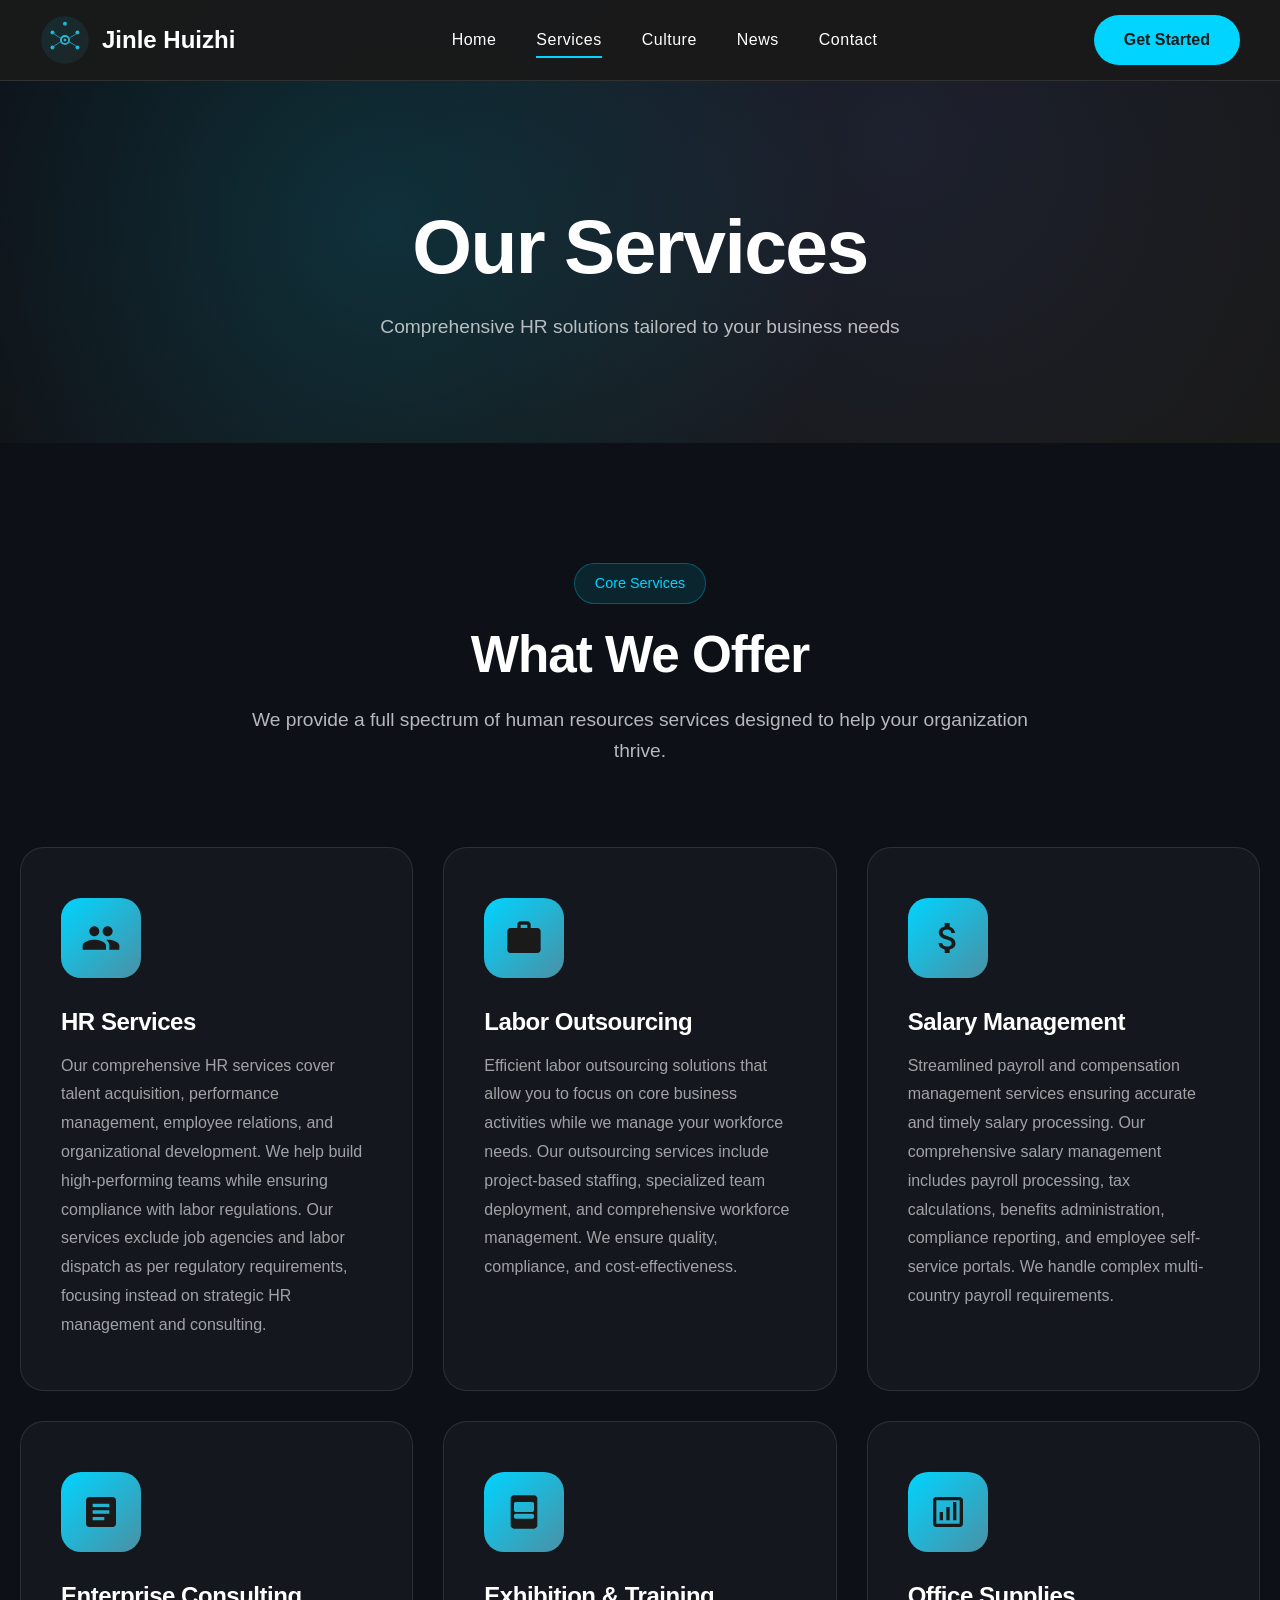
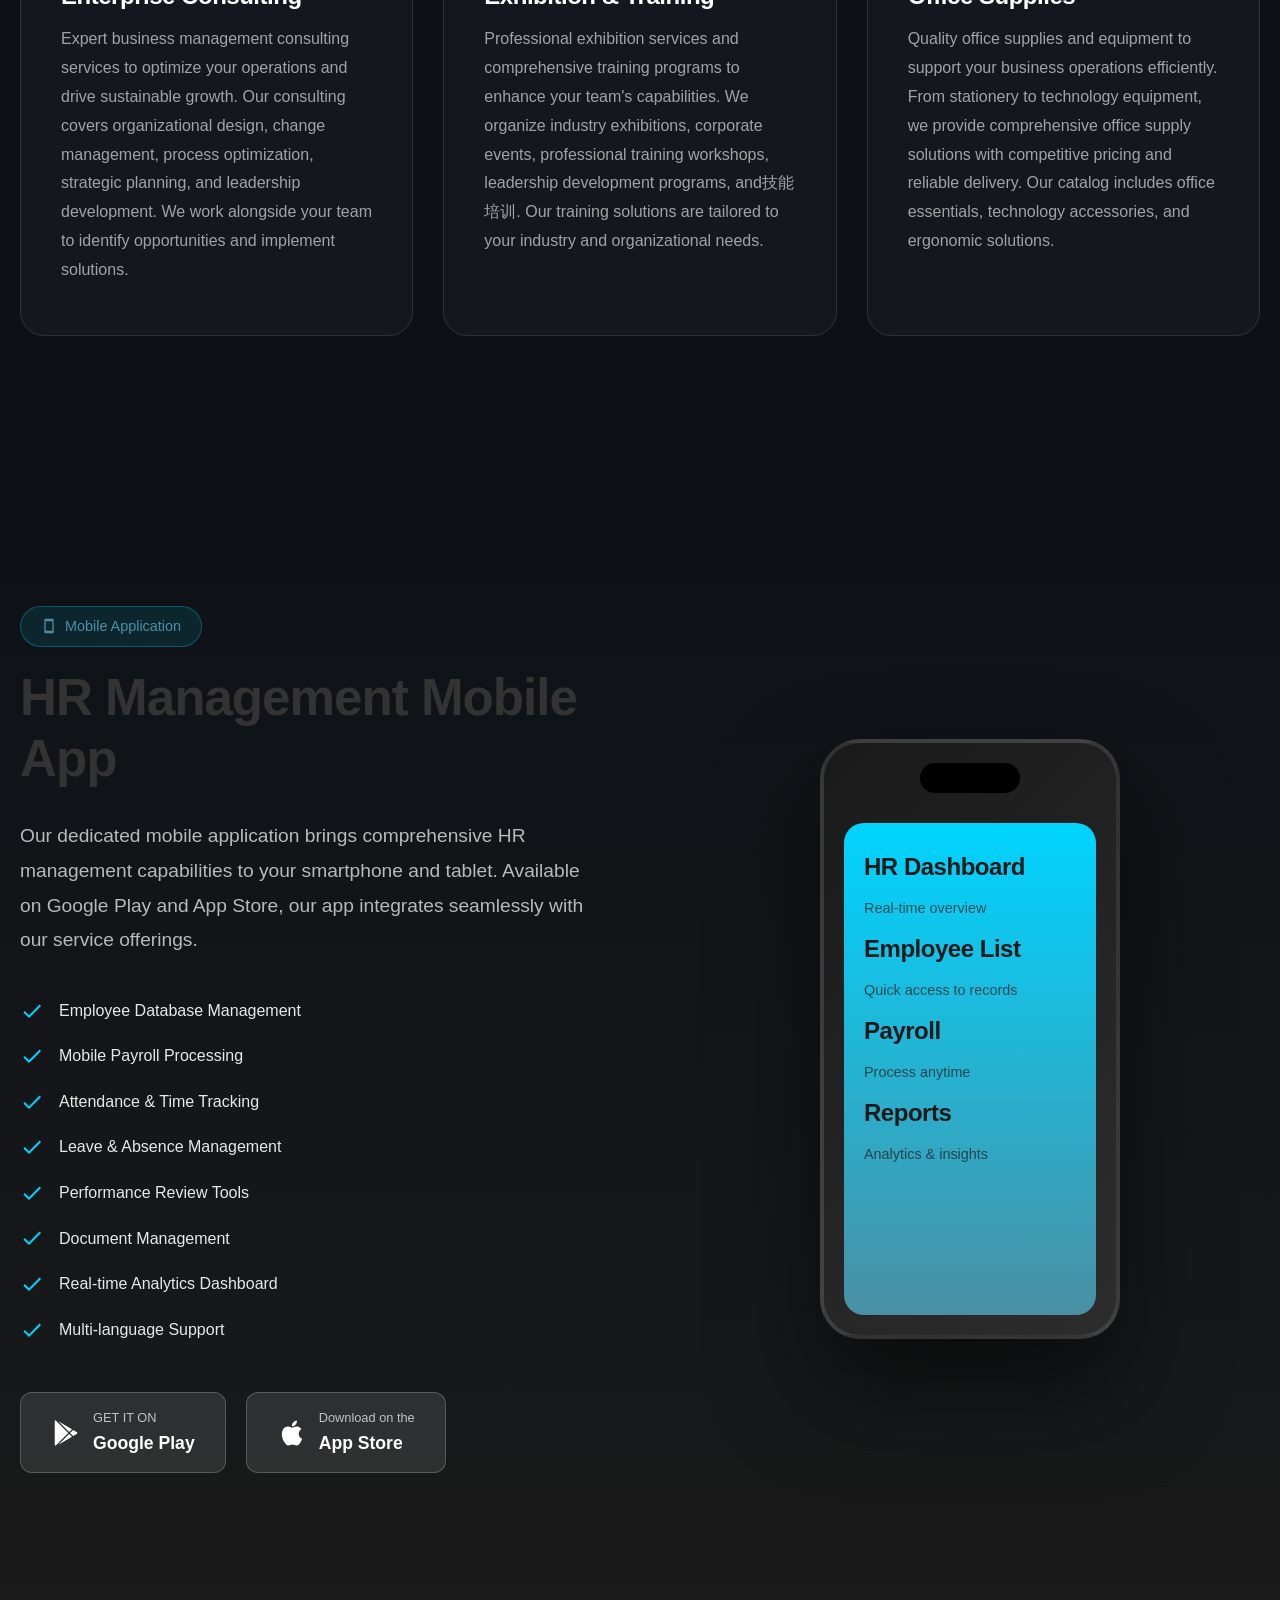
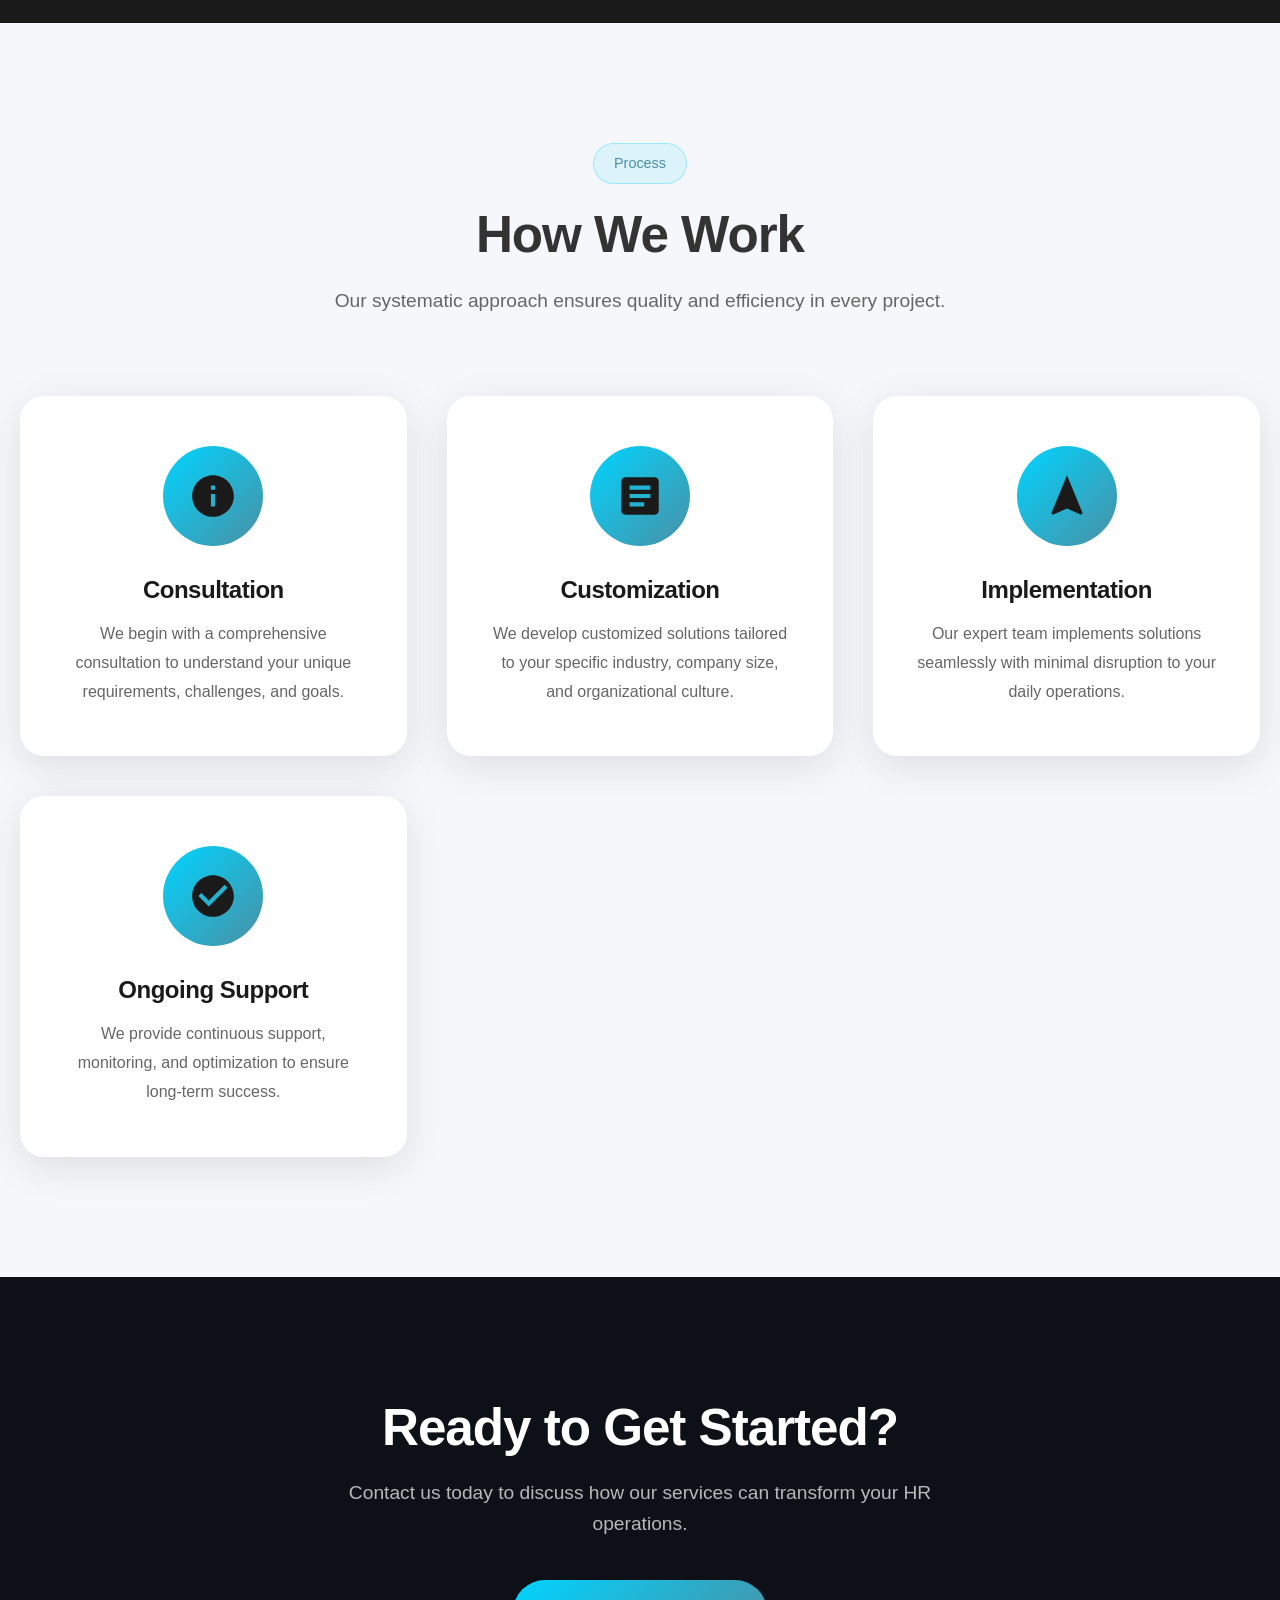
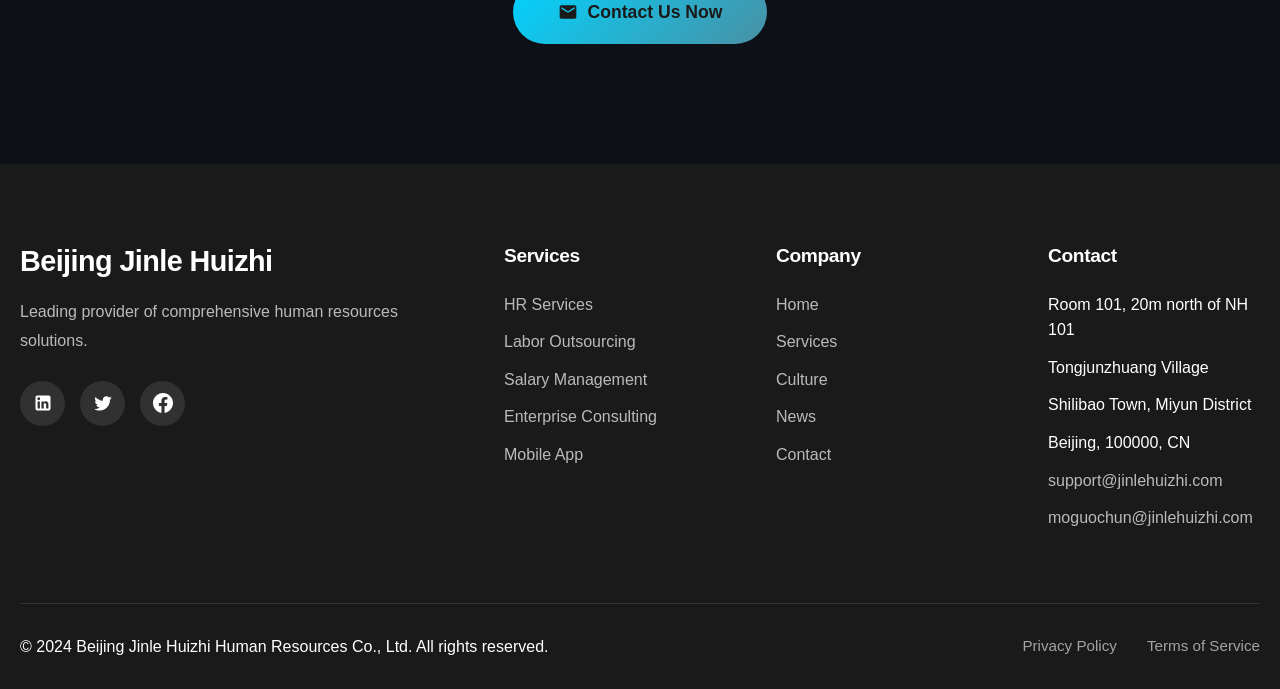
<file: services.html>
<!DOCTYPE html>
<html lang="en">
<head>
    <meta charset="UTF-8">
    <meta name="viewport" content="width=device-width, initial-scale=1.0">
    <meta name="description" content="Comprehensive HR services including labor outsourcing, salary management, enterprise consulting, exhibition, training, and office supplies. Download our mobile app for seamless HR management.">
    <meta name="keywords" content="HR services, labor outsourcing, salary management, enterprise consulting, exhibition services, training, office supplies, mobile HR app">
    <meta name="author" content="Beijing Jinle Huizhi Human Resources Co., Ltd">
    <meta name="robots" content="index, follow">
    
    <meta property="og:title" content="Our Services | Beijing Jinle Huizhi Human Resources">
    <meta property="og:description" content="Comprehensive HR solutions and mobile app for modern businesses">
    <meta property="og:type" content="website">
    <meta property="og:url" content="https://jinlehuizhi.com/services">
    
    <link rel="canonical" href="https://jinlehuizhi.com/services">
    <link rel="icon" type="image/svg+xml" href="data:image/svg+xml,<svg xmlns='http://www.w3.org/2000/svg' viewBox='0 0 100 100'><circle cx='50' cy='50' r='45' fill='%2300d4ff'/><circle cx='50' cy='50' r='20' fill='%231a1a1a'/></svg>">
    
    <title>Our Services | Beijing Jinle Huizhi Human Resources Co., Ltd</title>
    
    <link rel="stylesheet" href="css/style.css">
    
    <script type="application/ld+json">
    {
        "@context": "https://schema.org",
        "@type": "Service",
        "serviceType": "Human Resources Services",
        "provider": {
            "@type": "Organization",
            "name": "Beijing Jinle Huizhi Human Resources Co., Ltd",
            "url": "https://jinlehuizhi.com"
        },
        "areaServed": "Worldwide",
        "description": "Comprehensive HR services including labor outsourcing, salary management, and enterprise consulting"
    }
    </script>
</head>
<body>
    <nav class="navbar">
        <div class="nav-container">
            <a href="index.html" class="nav-logo">
                <svg width="50" height="50" viewBox="0 0 200 200">
                    <defs>
                        <linearGradient id="logoGrad" x1="0%" y1="0%" x2="100%" y2="100%">
                            <stop offset="0%" style="stop-color:#00d4ff"/>
                            <stop offset="100%" style="stop-color:#4a90a4"/>
                        </linearGradient>
                    </defs>
                    <circle cx="100" cy="100" r="95" fill="url(#logoGrad)" opacity="0.1"/>
                    <g>
                        <circle cx="100" cy="100" r="20" fill="url(#logoGrad)"/>
                        <line x1="100" y1="80" x2="100" y2="40" stroke="url(#logoGrad)" stroke-width="3"/>
                        <circle cx="100" cy="35" r="8" fill="url(#logoGrad)"/>
                        <line x1="117" y1="107" x2="145" y2="125" stroke="url(#logoGrad)" stroke-width="3"/>
                        <circle cx="150" cy="130" r="8" fill="url(#logoGrad)"/>
                        <line x1="117" y1="93" x2="145" y2="75" stroke="url(#logoGrad)" stroke-width="3"/>
                        <circle cx="150" cy="70" r="8" fill="url(#logoGrad)"/>
                        <line x1="83" y1="107" x2="55" y2="125" stroke="url(#logoGrad)" stroke-width="3"/>
                        <circle cx="50" cy="130" r="8" fill="url(#logoGrad)"/>
                        <line x1="83" y1="93" x2="55" y2="75" stroke="url(#logoGrad)" stroke-width="3"/>
                        <circle cx="50" cy="70" r="8" fill="url(#logoGrad)"/>
                        <circle cx="100" cy="100" r="12" fill="#1a1a1a"/>
                        <circle cx="100" cy="100" r="6" fill="url(#logoGrad)"/>
                    </g>
                </svg>
                <span>Jinle Huizhi</span>
            </a>
            
            <ul class="nav-menu">
                <li><a href="index.html" class="nav-link">Home</a></li>
                <li><a href="services.html" class="nav-link active">Services</a></li>
                <li><a href="culture.html" class="nav-link">Culture</a></li>
                <li><a href="news.html" class="nav-link">News</a></li>
                <li><a href="contact.html" class="nav-link">Contact</a></li>
            </ul>
            
            <a href="contact.html" class="nav-cta">Get Started</a>
            
            <button class="mobile-toggle" aria-label="Toggle menu">
                <span></span>
                <span></span>
                <span></span>
            </button>
        </div>
    </nav>

    <header class="page-header">
        <div class="container">
            <h1>Our Services</h1>
            <p>Comprehensive HR solutions tailored to your business needs</p>
        </div>
    </header>

    <section class="section section-dark">
        <div class="container">
            <div class="section-header fade-in">
                <div class="section-badge">Core Services</div>
                <h2 class="section-title">What We Offer</h2>
                <p class="section-description">
                    We provide a full spectrum of human resources services designed to help your organization thrive.
                </p>
            </div>
            
            <div class="services-grid">
                <article class="service-card fade-in">
                    <div class="service-icon">
                        <svg viewBox="0 0 24 24">
                            <path d="M16 11c1.66 0 2.99-1.34 2.99-3S17.66 5 16 5c-1.66 0-3 1.34-3 3s1.34 3 3 3zm-8 0c1.66 0 2.99-1.34 2.99-3S9.66 5 8 5C6.34 5 5 6.34 5 8s1.34 3 3 3zm0 2c-2.33 0-7 1.17-7 3.5V19h14v-2.5c0-2.33-4.67-3.5-7-3.5zm8 0c-.29 0-.62.02-.97.05 1.16.84 1.97 1.97 1.97 3.45V19h6v-2.5c0-2.33-4.67-3.5-7-3.5z"/>
                        </svg>
                    </div>
                    <h3 class="service-title">HR Services</h3>
                    <p class="service-description">
                        Our comprehensive HR services cover talent acquisition, performance management, employee relations, 
                        and organizational development. We help build high-performing teams while ensuring compliance with 
                        labor regulations. Our services exclude job agencies and labor dispatch as per regulatory requirements, 
                        focusing instead on strategic HR management and consulting.
                    </p>
                </article>
                
                <article class="service-card fade-in">
                    <div class="service-icon">
                        <svg viewBox="0 0 24 24">
                            <path d="M20 6h-4V4c0-1.11-.89-2-2-2h-4c-1.11 0-2 .89-2 2v2H4c-1.11 0-1.99.89-1.99 2L2 19c0 1.11.89 2 2 2h16c1.11 0 2-.89 2-2V8c0-1.11-.89-2-2-2zm-6 0h-4V4h4v2z"/>
                        </svg>
                    </div>
                    <h3 class="service-title">Labor Outsourcing</h3>
                    <p class="service-description">
                        Efficient labor outsourcing solutions that allow you to focus on core business activities while we 
                        manage your workforce needs. Our outsourcing services include project-based staffing, specialized 
                        team deployment, and comprehensive workforce management. We ensure quality, compliance, and cost-effectiveness.
                    </p>
                </article>
                
                <article class="service-card fade-in">
                    <div class="service-icon">
                        <svg viewBox="0 0 24 24">
                            <path d="M11.8 10.9c-2.27-.59-3-1.2-3-2.15 0-1.09 1.01-1.85 2.7-1.85 1.78 0 2.44.85 2.5 2.1h2.21c-.07-1.72-1.12-3.3-3.21-3.81V3h-3v2.16c-1.94.42-3.5 1.68-3.5 3.61 0 2.31 1.91 3.46 4.7 4.13 2.5.6 3 1.48 3 2.41 0 .69-.49 1.79-2.7 1.79-2.06 0-2.87-.92-2.98-2.1h-2.2c.12 2.19 1.76 3.42 3.68 3.83V21h3v-2.15c1.95-.37 3.5-1.5 3.5-3.55 0-2.84-2.43-3.81-4.7-4.4z"/>
                        </svg>
                    </div>
                    <h3 class="service-title">Salary Management</h3>
                    <p class="service-description">
                        Streamlined payroll and compensation management services ensuring accurate and timely salary processing. 
                        Our comprehensive salary management includes payroll processing, tax calculations, benefits administration, 
                        compliance reporting, and employee self-service portals. We handle complex multi-country payroll requirements.
                    </p>
                </article>
                
                <article class="service-card fade-in">
                    <div class="service-icon">
                        <svg viewBox="0 0 24 24">
                            <path d="M19 3H5c-1.1 0-2 .9-2 2v14c0 1.1.9 2 2 2h14c1.1 0 2-.9 2-2V5c0-1.1-.9-2-2-2zm-5 14H7v-2h7v2zm3-4H7v-2h10v2zm0-4H7V7h10v2z"/>
                        </svg>
                    </div>
                    <h3 class="service-title">Enterprise Consulting</h3>
                    <p class="service-description">
                        Expert business management consulting services to optimize your operations and drive sustainable growth. 
                        Our consulting covers organizational design, change management, process optimization, strategic planning, 
                        and leadership development. We work alongside your team to identify opportunities and implement solutions.
                    </p>
                </article>
                
                <article class="service-card fade-in">
                    <div class="service-icon">
                        <svg viewBox="0 0 24 24">
                            <path d="M18 2H6c-1.1 0-2 .9-2 2v16c0 1.1.9 2 2 2h12c1.1 0 2-.9 2-2V4c0-1.1-.9-2-2-2zm-1 14H7c-.55 0-1-.45-1-1v-1c0-.55.45-1 1-1h10c.55 0 1 .45 1 1v1c0 .55-.45 1-1 1zm0-4H7c-.55 0-1-.45-1-1V7c0-.55.45-1 1-1h10c.55 0 1 .45 1 1v4c0 .55-.45 1-1 1z"/>
                        </svg>
                    </div>
                    <h3 class="service-title">Exhibition & Training</h3>
                    <p class="service-description">
                        Professional exhibition services and comprehensive training programs to enhance your team's capabilities. 
                        We organize industry exhibitions, corporate events, professional training workshops, leadership development 
                        programs, and技能培训. Our training solutions are tailored to your industry and organizational needs.
                    </p>
                </article>
                
                <article class="service-card fade-in">
                    <div class="service-icon">
                        <svg viewBox="0 0 24 24">
                            <path d="M19 3H5c-1.1 0-2 .9-2 2v14c0 1.1.9 2 2 2h14c1.1 0 2-.9 2-2V5c0-1.1-.9-2-2-2zm0 16H5V5h14v14z"/>
                            <path d="M7 12h2v5H7zm4-3h2v8h-2zm4-3h2v11h-2z"/>
                        </svg>
                    </div>
                    <h3 class="service-title">Office Supplies</h3>
                    <p class="service-description">
                        Quality office supplies and equipment to support your business operations efficiently. From stationery 
                        to technology equipment, we provide comprehensive office supply solutions with competitive pricing and 
                        reliable delivery. Our catalog includes office essentials, technology accessories, and ergonomic solutions.
                    </p>
                </article>
            </div>
        </div>
    </section>

    <section class="app-section section">
        <div class="container">
            <div class="app-showcase">
                <div class="app-content fade-in slide-in-left">
                    <div class="section-badge">
                        <svg width="16" height="16" viewBox="0 0 24 24" fill="currentColor">
                            <path d="M17 1.01L7 1c-1.1 0-2 .9-2 2v18c0 1.1.9 2 2 2h10c1.1 0 2-.9 2-2V3c0-1.1-.9-1.99-2-1.99zM17 19H7V5h10v14z"/>
                        </svg>
                        Mobile Application
                    </div>
                    <h2>HR Management Mobile App</h2>
                    <p>
                        Our dedicated mobile application brings comprehensive HR management capabilities to your smartphone and tablet. 
                        Available on Google Play and App Store, our app integrates seamlessly with our service offerings.
                    </p>
                    
                    <ul class="app-features-list">
                        <li>
                            <svg viewBox="0 0 24 24"><path d="M9 16.17L4.83 12l-1.42 1.41L9 19 21 7l-1.41-1.41z"/></svg>
                            Employee Database Management
                        </li>
                        <li>
                            <svg viewBox="0 0 24 24"><path d="M9 16.17L4.83 12l-1.42 1.41L9 19 21 7l-1.41-1.41z"/></svg>
                            Mobile Payroll Processing
                        </li>
                        <li>
                            <svg viewBox="0 0 24 24"><path d="M9 16.17L4.83 12l-1.42 1.41L9 19 21 7l-1.41-1.41z"/></svg>
                            Attendance & Time Tracking
                        </li>
                        <li>
                            <svg viewBox="0 0 24 24"><path d="M9 16.17L4.83 12l-1.42 1.41L9 19 21 7l-1.41-1.41z"/></svg>
                            Leave & Absence Management
                        </li>
                        <li>
                            <svg viewBox="0 0 24 24"><path d="M9 16.17L4.83 12l-1.42 1.41L9 19 21 7l-1.41-1.41z"/></svg>
                            Performance Review Tools
                        </li>
                        <li>
                            <svg viewBox="0 0 24 24"><path d="M9 16.17L4.83 12l-1.42 1.41L9 19 21 7l-1.41-1.41z"/></svg>
                            Document Management
                        </li>
                        <li>
                            <svg viewBox="0 0 24 24"><path d="M9 16.17L4.83 12l-1.42 1.41L9 19 21 7l-1.41-1.41z"/></svg>
                            Real-time Analytics Dashboard
                        </li>
                        <li>
                            <svg viewBox="0 0 24 24"><path d="M9 16.17L4.83 12l-1.42 1.41L9 19 21 7l-1.41-1.41z"/></svg>
                            Multi-language Support
                        </li>
                    </ul>
                    
                    <div class="app-buttons">
                        <a href="#" class="store-button">
                            <svg viewBox="0 0 24 24">
                                <path fill="currentColor" d="M3.609 1.814L13.792 12 3.61 22.186a.996.996 0 0 1-.61-.92V2.734a1 1 0 0 1 .609-.92zm10.89 10.893l2.302 2.302-10.937 6.333 8.635-8.635zm3.199-3.198l2.807 1.626a1 1 0 0 1 0 1.73l-2.808 1.626L15.206 12l2.492-2.491zM5.864 2.658L16.8 8.99l-2.302 2.302-8.634-8.634z"/>
                            </svg>
                            <div class="store-button-text">
                                <span>GET IT ON</span>
                                <strong>Google Play</strong>
                            </div>
                        </a>
                        <a href="#" class="store-button">
                            <svg viewBox="0 0 24 24">
                                <path fill="currentColor" d="M18.71 19.5c-.83 1.24-1.71 2.45-3.05 2.47-1.34.03-1.77-.79-3.29-.79-1.53 0-2 .77-3.27.82-1.31.05-2.3-1.32-3.14-2.53C4.25 17 2.94 12.45 4.7 9.39c.87-1.52 2.43-2.48 4.12-2.51 1.28-.02 2.5.87 3.29.87.78 0 2.26-1.07 3.81-.91.65.03 2.47.26 3.64 1.98-.09.06-2.17 1.28-2.15 3.81.03 3.02 2.65 4.03 2.68 4.04-.03.07-.42 1.44-1.38 2.83M13 3.5c.73-.83 1.94-1.46 2.94-1.5.13 1.17-.34 2.35-1.04 3.19-.69.85-1.83 1.51-2.95 1.42-.15-1.15.41-2.35 1.05-3.11z"/>
                            </svg>
                            <div class="store-button-text">
                                <span>Download on the</span>
                                <strong>App Store</strong>
                            </div>
                        </a>
                    </div>
                </div>
                
                <div class="app-visual fade-in slide-in-right">
                    <div class="phone-mockup">
                        <div class="phone-screen">
                            <div class="app-screen-content">
                                <h4>HR Dashboard</h4>
                                <p>Real-time overview</p>
                                <h4>Employee List</h4>
                                <p>Quick access to records</p>
                                <h4>Payroll</h4>
                                <p>Process anytime</p>
                                <h4>Reports</h4>
                                <p>Analytics & insights</p>
                            </div>
                        </div>
                    </div>
                </div>
            </div>
        </div>
    </section>

    <section class="section section-light">
        <div class="container">
            <div class="section-header fade-in">
                <div class="section-badge">Process</div>
                <h2 class="section-title">How We Work</h2>
                <p class="section-description">
                    Our systematic approach ensures quality and efficiency in every project.
                </p>
            </div>
            
            <div class="culture-grid">
                <div class="culture-card fade-in">
                    <div class="culture-icon">
                        <svg viewBox="0 0 24 24">
                            <path d="M12 2C6.48 2 2 6.48 2 12s4.48 10 10 10 10-4.48 10-10S17.52 2 12 2zm1 15h-2v-6h2v6zm0-8h-2V7h2v2z"/>
                        </svg>
                    </div>
                    <h3 class="culture-title">Consultation</h3>
                    <p class="culture-description">
                        We begin with a comprehensive consultation to understand your unique requirements, challenges, and goals.
                    </p>
                </div>
                
                <div class="culture-card fade-in">
                    <div class="culture-icon">
                        <svg viewBox="0 0 24 24">
                            <path d="M19 3H5c-1.1 0-2 .9-2 2v14c0 1.1.9 2 2 2h14c1.1 0 2-.9 2-2V5c0-1.1-.9-2-2-2zm-5 14H7v-2h7v2zm3-4H7v-2h10v2zm0-4H7V7h10v2z"/>
                        </svg>
                    </div>
                    <h3 class="culture-title">Customization</h3>
                    <p class="culture-description">
                        We develop customized solutions tailored to your specific industry, company size, and organizational culture.
                    </p>
                </div>
                
                <div class="culture-card fade-in">
                    <div class="culture-icon">
                        <svg viewBox="0 0 24 24">
                            <path d="M12 2L4.5 20.29l.71.71L12 18l6.79 3 .71-.71z"/>
                        </svg>
                    </div>
                    <h3 class="culture-title">Implementation</h3>
                    <p class="culture-description">
                        Our expert team implements solutions seamlessly with minimal disruption to your daily operations.
                    </p>
                </div>
                
                <div class="culture-card fade-in">
                    <div class="culture-icon">
                        <svg viewBox="0 0 24 24">
                            <path d="M12 2C6.48 2 2 6.48 2 12s4.48 10 10 10 10-4.48 10-10S17.52 2 12 2zm-2 15l-5-5 1.41-1.41L10 14.17l7.59-7.59L19 8l-9 9z"/>
                        </svg>
                    </div>
                    <h3 class="culture-title">Ongoing Support</h3>
                    <p class="culture-description">
                        We provide continuous support, monitoring, and optimization to ensure long-term success.
                    </p>
                </div>
            </div>
        </div>
    </section>

    <section class="section section-dark" style="text-align: center;">
        <div class="container">
            <div class="fade-in">
                <h2 style="margin-bottom: 20px;">Ready to Get Started?</h2>
                <p style="font-size: 1.2rem; color: rgba(255,255,255,0.7); margin-bottom: 40px; max-width: 600px; margin-left: auto; margin-right: auto;">
                    Contact us today to discuss how our services can transform your HR operations.
                </p>
                <a href="contact.html" class="btn-primary">
                    <svg width="20" height="20" viewBox="0 0 24 24" fill="currentColor">
                        <path d="M20 4H4c-1.1 0-1.99.9-1.99 2L2 18c0 1.1.9 2 2 2h16c1.1 0 2-.9 2-2V6c0-1.1-.9-2-2-2zm0 4l-8 5-8-5V6l8 5 8-5v2z"/>
                    </svg>
                    Contact Us Now
                </a>
            </div>
        </div>
    </section>

    <footer class="footer">
        <div class="container">
            <div class="footer-grid">
                <div class="footer-brand">
                    <h3>Beijing Jinle Huizhi</h3>
                    <p>Leading provider of comprehensive human resources solutions.</p>
                    <div class="footer-social">
                        <a href="#" aria-label="LinkedIn">
                            <svg viewBox="0 0 24 24">
                                <path d="M19 3a2 2 0 0 1 2 2v14a2 2 0 0 1-2 2H5a2 2 0 0 1-2-2V5a2 2 0 0 1 2-2h14m-.5 15.5v-5.3a3.26 3.26 0 0 0-3.26-3.26c-.85 0-1.84.52-2.32 1.3v-1.11h-2.79v8.37h2.79v-4.93c0-.77.62-1.4 1.39-1.4a1.4 1.4 0 0 1 1.4 1.4v4.93h2.79M6.88 8.56a1.68 1.68 0 0 0 1.68-1.68c0-.93-.75-1.69-1.68-1.69a1.69 1.69 0 0 0-1.69 1.69c0 .93.76 1.68 1.69 1.68m1.39 9.94v-8.37H5.5v8.37h2.77z"/>
                            </svg>
                        </a>
                        <a href="#" aria-label="Twitter">
                            <svg viewBox="0 0 24 24">
                                <path d="M22.46 6c-.77.35-1.6.58-2.46.69.88-.53 1.56-1.37 1.88-2.38-.83.5-1.75.85-2.72 1.05C18.37 4.5 17.26 4 16 4c-2.35 0-4.27 1.92-4.27 4.29 0 .34.04.67.11.98C8.28 9.09 5.11 7.38 3 4.79c-.37.63-.58 1.37-.58 2.15 0 1.49.75 2.81 1.91 3.56-.71 0-1.37-.2-1.95-.5v.03c0 2.08 1.48 3.82 3.44 4.21a4.22 4.22 0 0 1-1.93.07 4.28 4.28 0 0 0 4 2.98 8.521 8.521 0 0 1-5.33 1.84c-.34 0-.68-.02-1.02-.06C3.44 20.29 5.7 21 8.12 21 16 21 20.33 14.46 20.33 8.79c0-.19 0-.37-.01-.56.84-.6 1.56-1.36 2.14-2.23z"/>
                            </svg>
                        </a>
                        <a href="#" aria-label="Facebook">
                            <svg viewBox="0 0 24 24">
                                <path d="M24 12.073c0-6.627-5.373-12-12-12s-12 5.373-12 12c0 5.99 4.388 10.954 10.125 11.854v-8.385H7.078v-3.47h3.047V9.43c0-3.007 1.792-4.669 4.533-4.669 1.312 0 2.686.235 2.686.235v2.953H15.83c-1.491 0-1.956.925-1.956 1.874v2.25h3.328l-.532 3.47h-2.796v8.385C19.612 23.027 24 18.062 24 12.073z"/>
                            </svg>
                        </a>
                    </div>
                </div>
                
                <div>
                    <h4 class="footer-title">Services</h4>
                    <ul class="footer-links">
                        <li><a href="services.html">HR Services</a></li>
                        <li><a href="services.html">Labor Outsourcing</a></li>
                        <li><a href="services.html">Salary Management</a></li>
                        <li><a href="services.html">Enterprise Consulting</a></li>
                        <li><a href="services.html">Mobile App</a></li>
                    </ul>
                </div>
                
                <div>
                    <h4 class="footer-title">Company</h4>
                    <ul class="footer-links">
                        <li><a href="index.html">Home</a></li>
                        <li><a href="services.html">Services</a></li>
                        <li><a href="culture.html">Culture</a></li>
                        <li><a href="news.html">News</a></li>
                        <li><a href="contact.html">Contact</a></li>
                    </ul>
                </div>
                
                <div>
                    <h4 class="footer-title">Contact</h4>
                    <ul class="footer-links">
                        <li>Room 101, 20m north of NH 101</li>
                        <li>Tongjunzhuang Village</li>
                        <li>Shilibao Town, Miyun District</li>
                        <li>Beijing, 100000, CN</li>
                        <li><a href="mailto:support@jinlehuizhi.com">support@jinlehuizhi.com</a></li>
                        <li><a href="mailto:moguochun@jinlehuizhi.com">moguochun@jinlehuizhi.com</a></li>
                    </ul>
                </div>
            </div>
            
            <div class="footer-bottom">
                <p>&copy; 2024 Beijing Jinle Huizhi Human Resources Co., Ltd. All rights reserved.</p>
                <div class="footer-legal">
                    <a href="privacy-policy.html">Privacy Policy</a>
                    <a href="terms-of-service.html">Terms of Service</a>
                </div>
            </div>
        </div>
    </footer>

    <script src="js/main.js"></script>
</body>
</html>
</file>
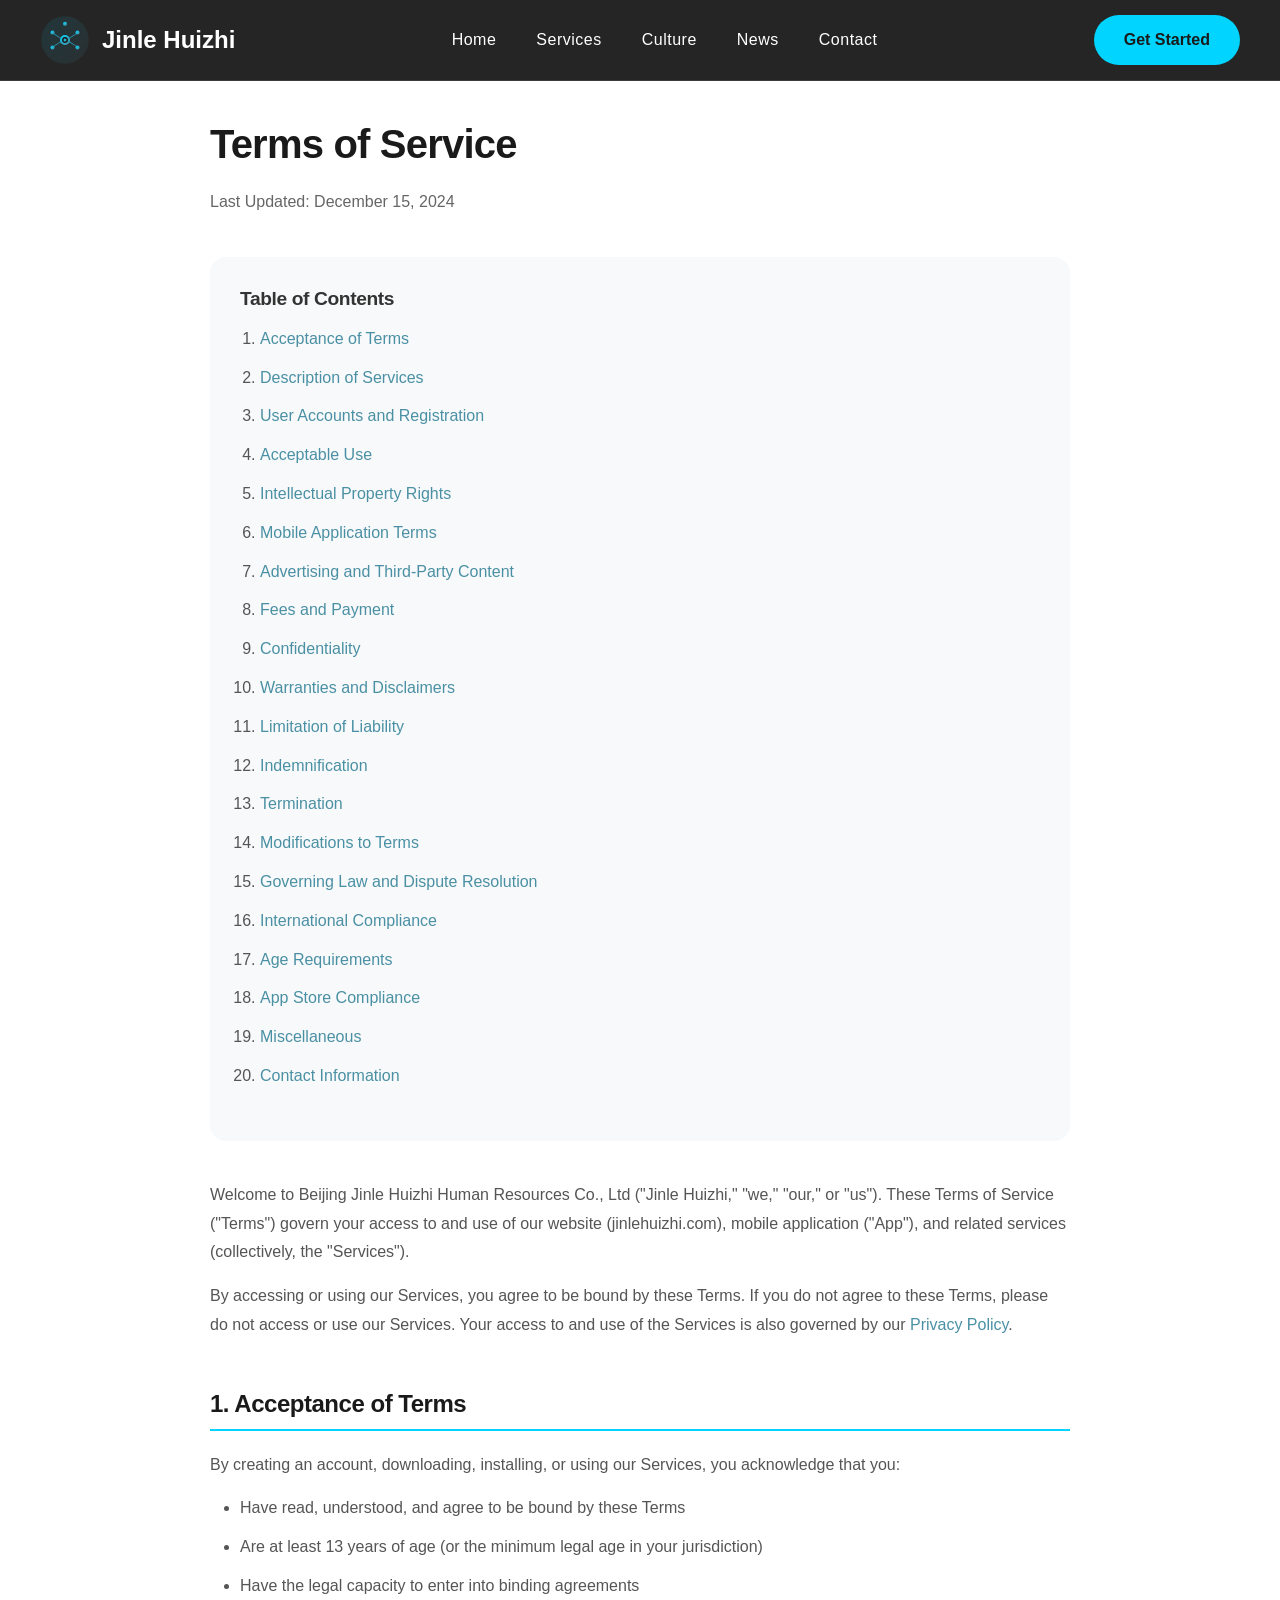
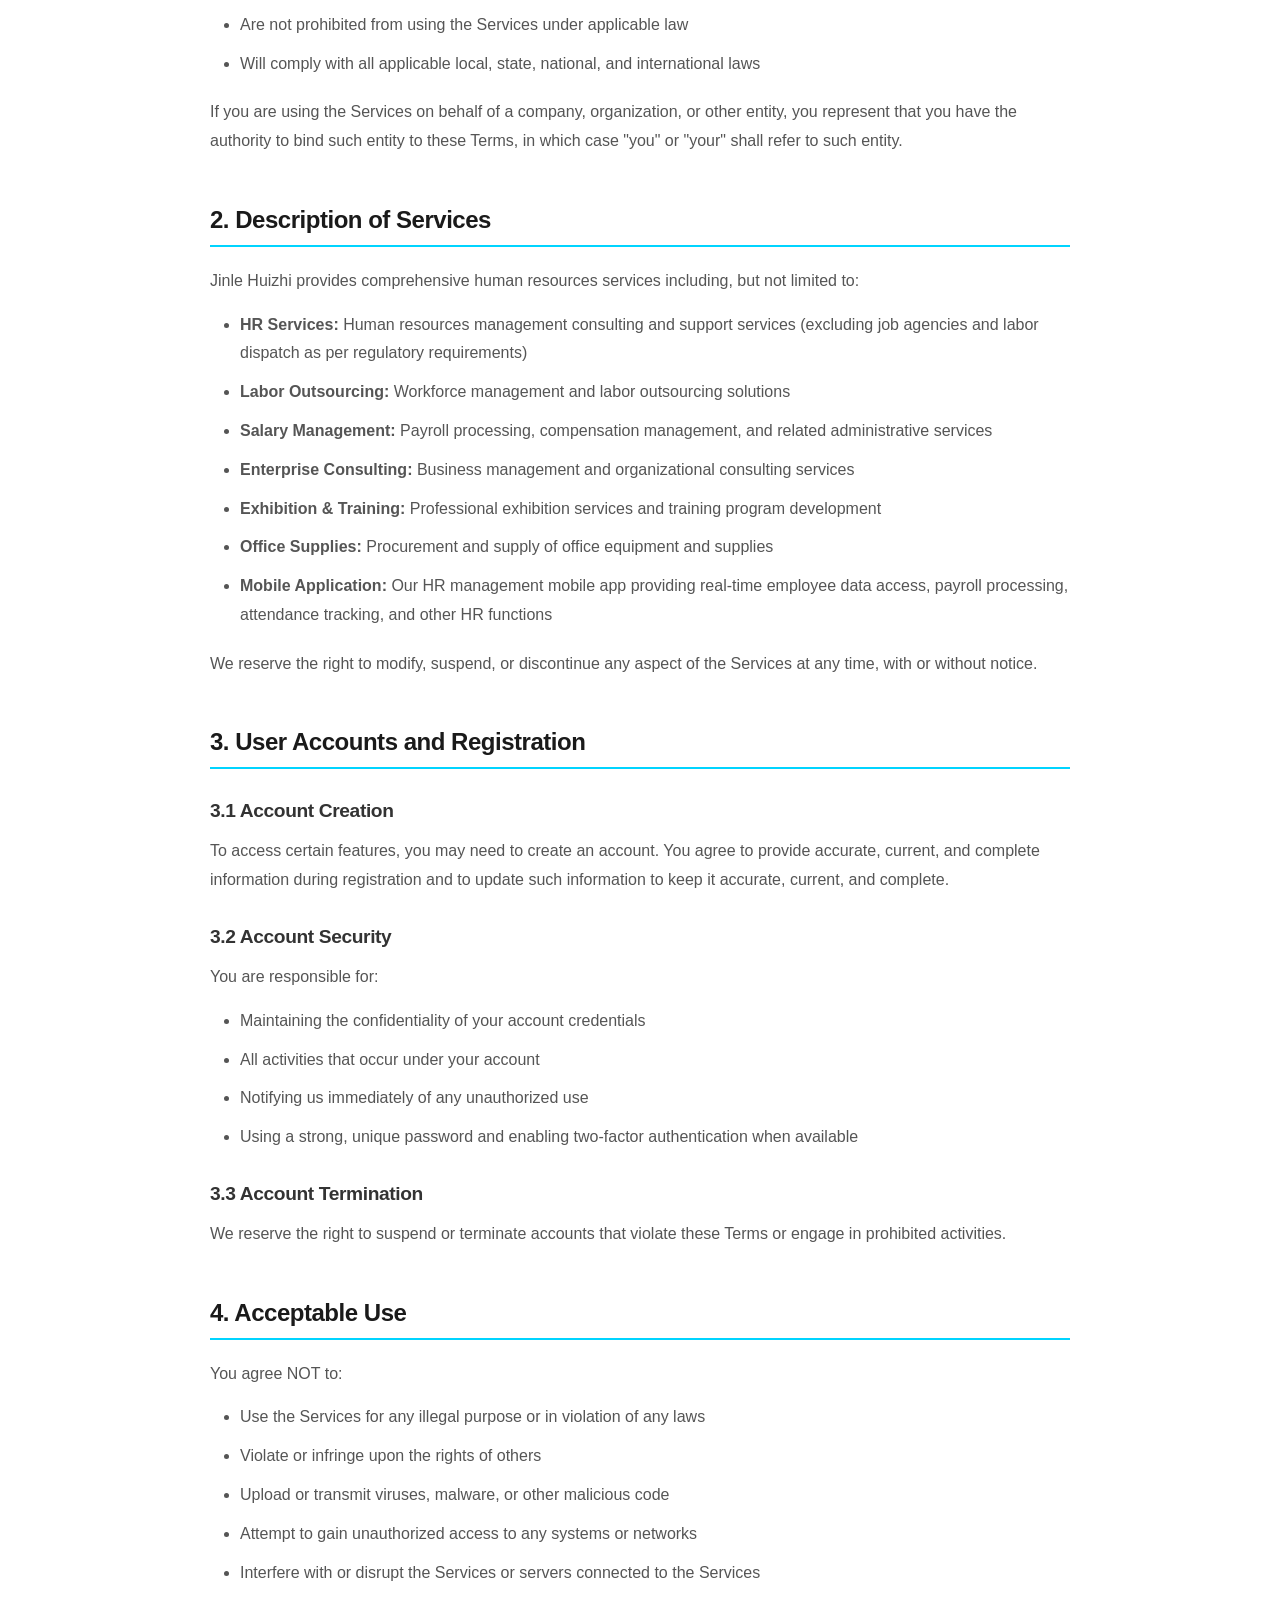
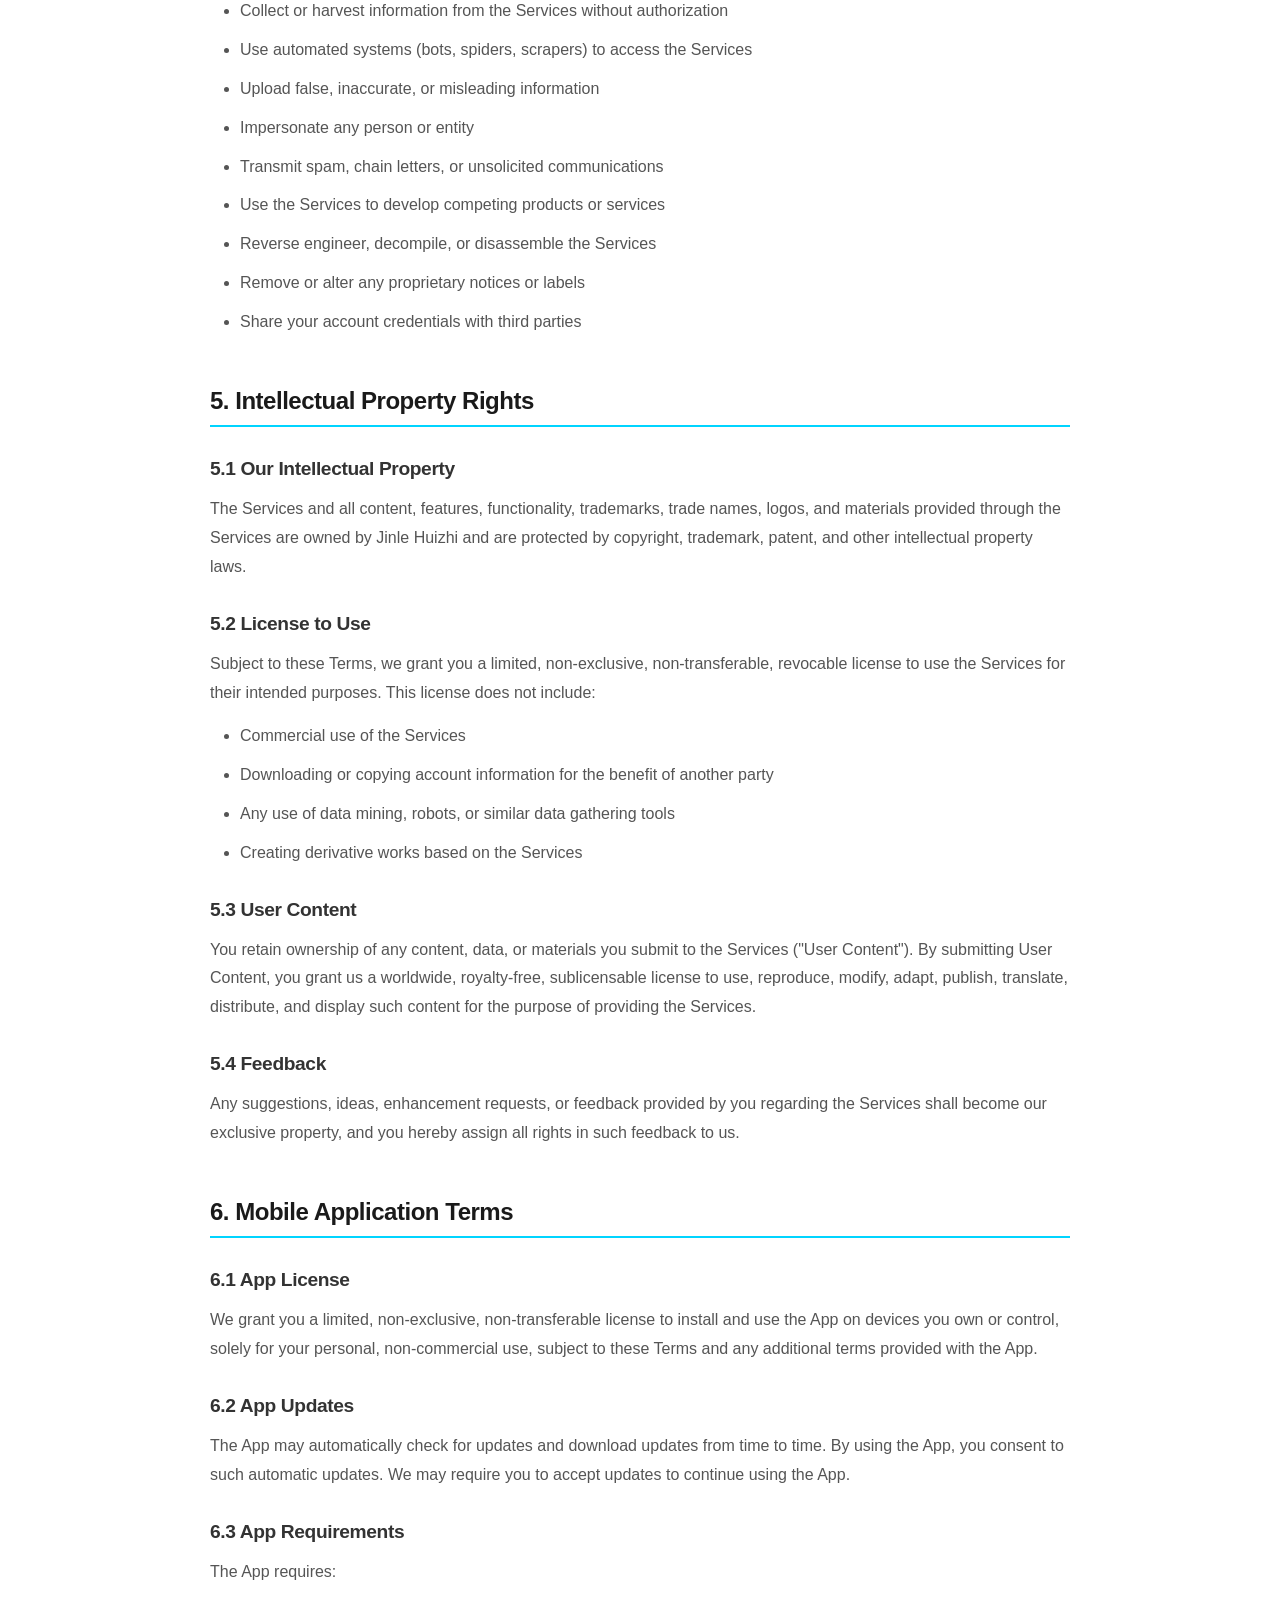
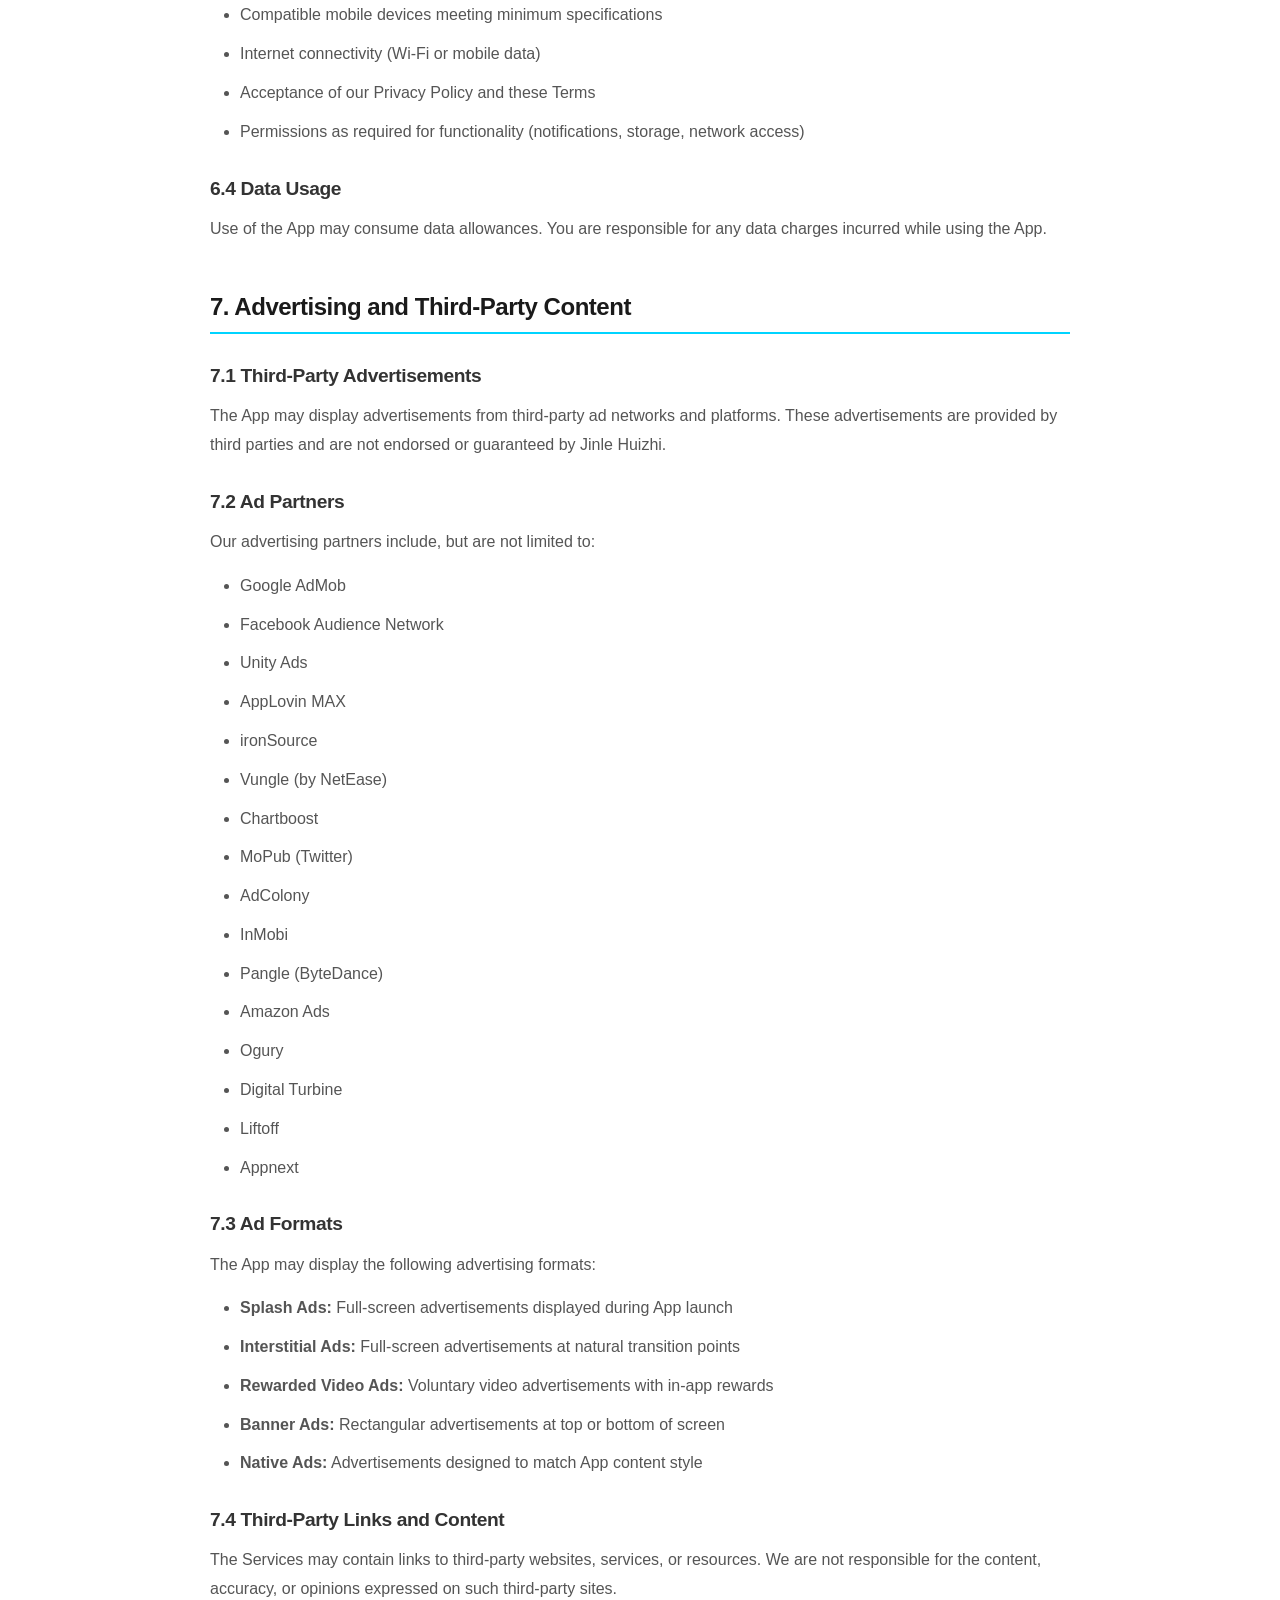
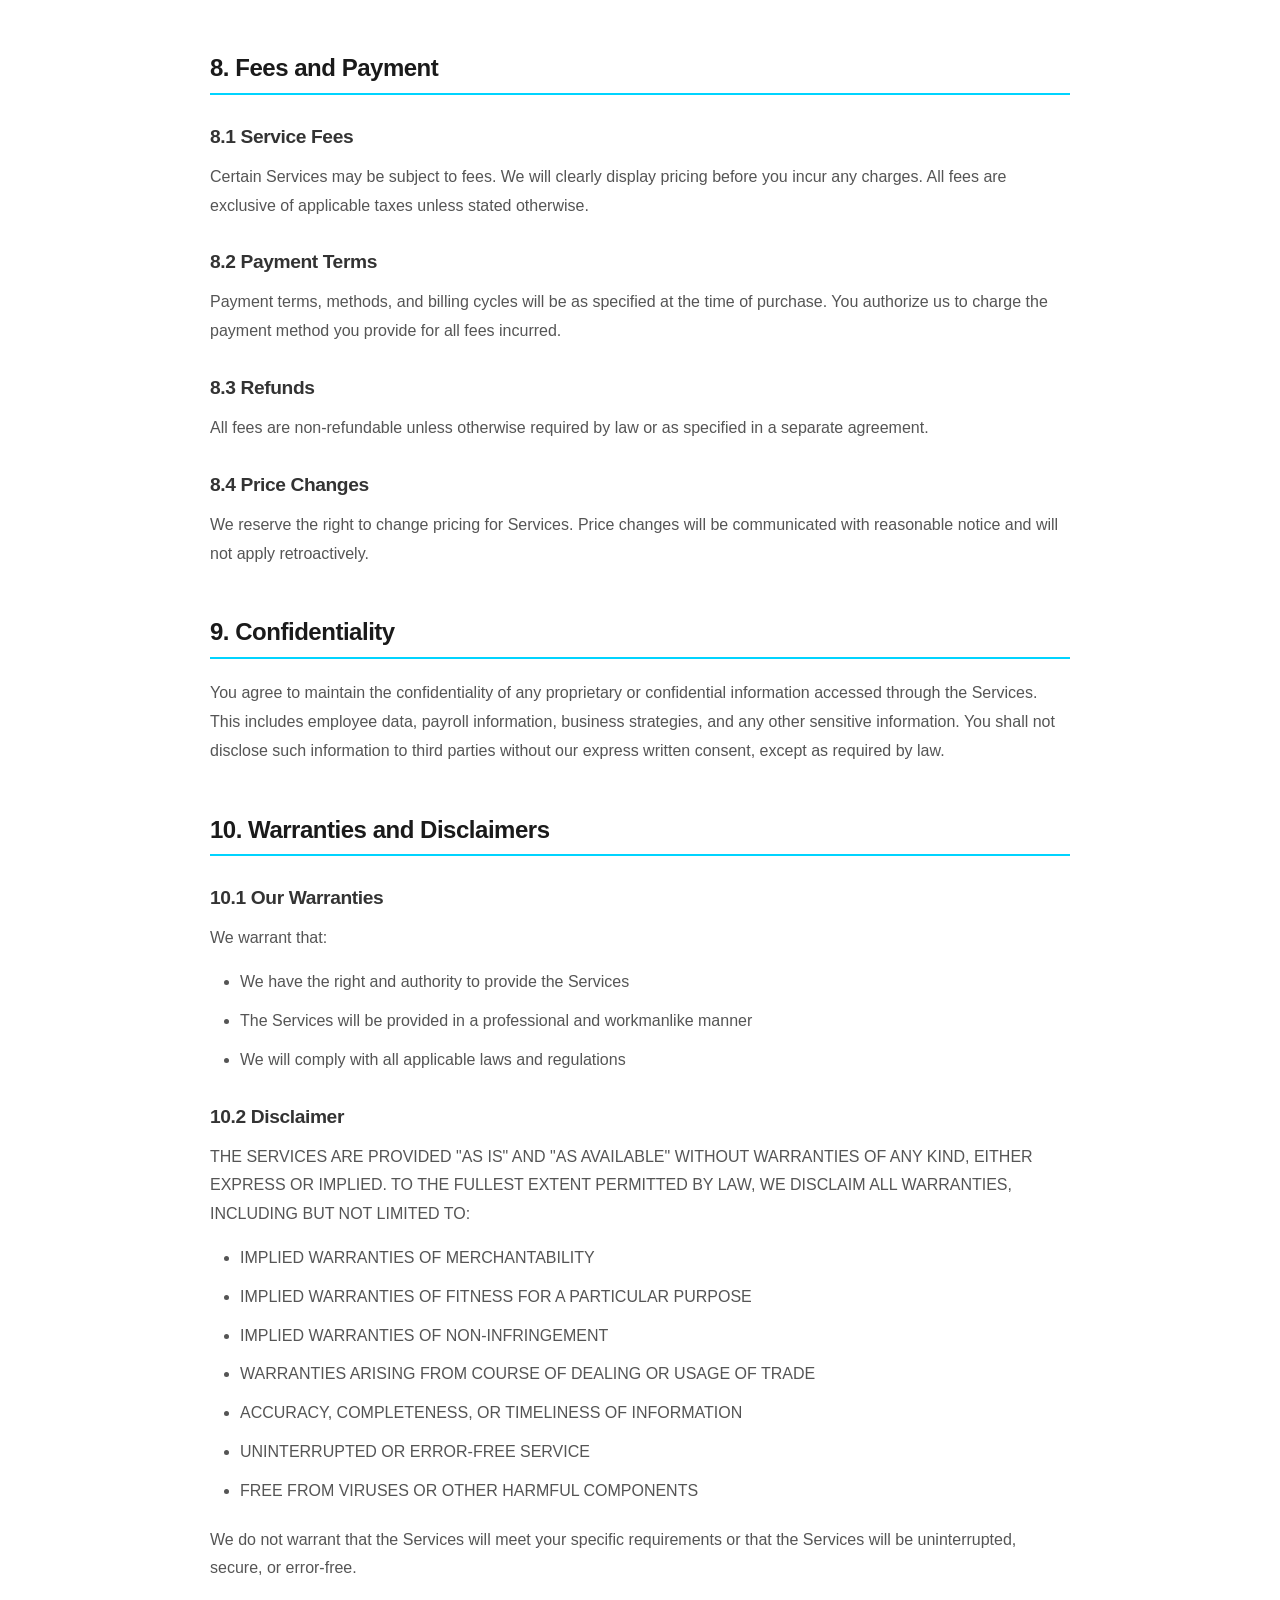
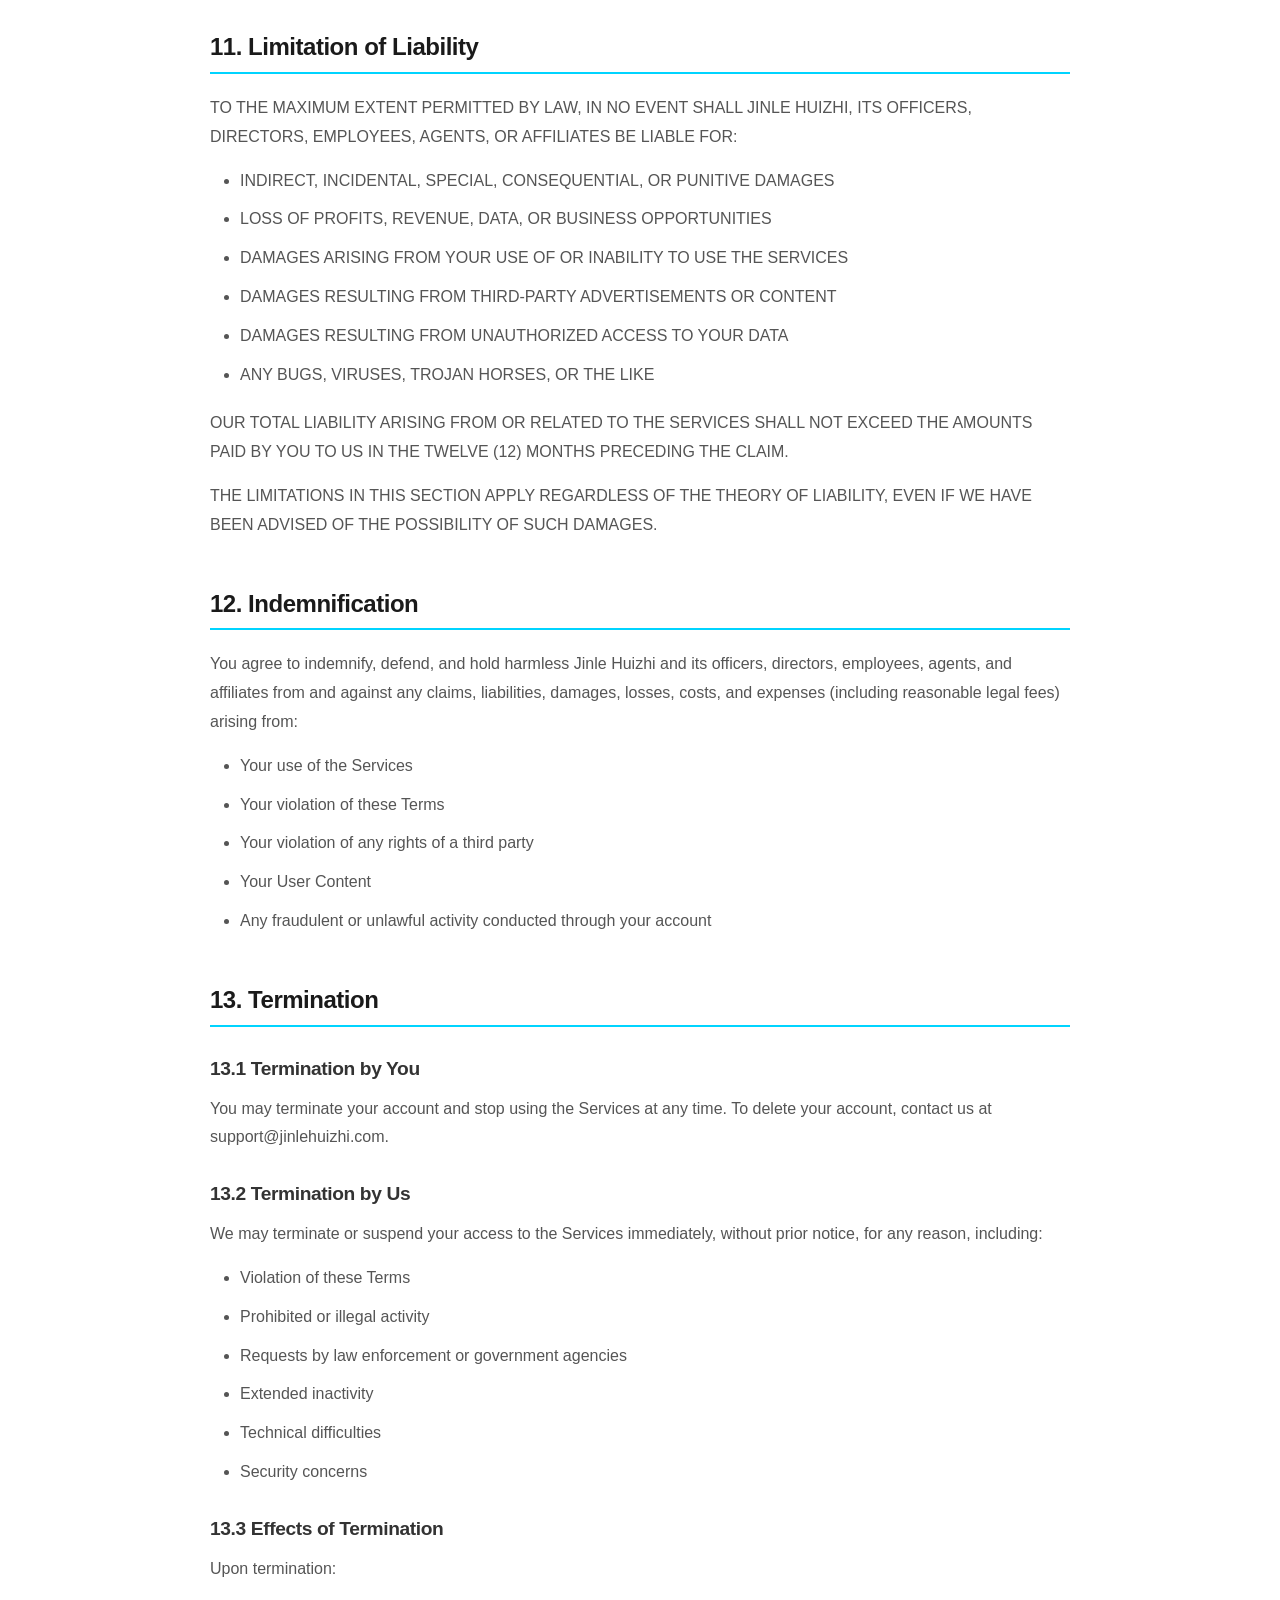
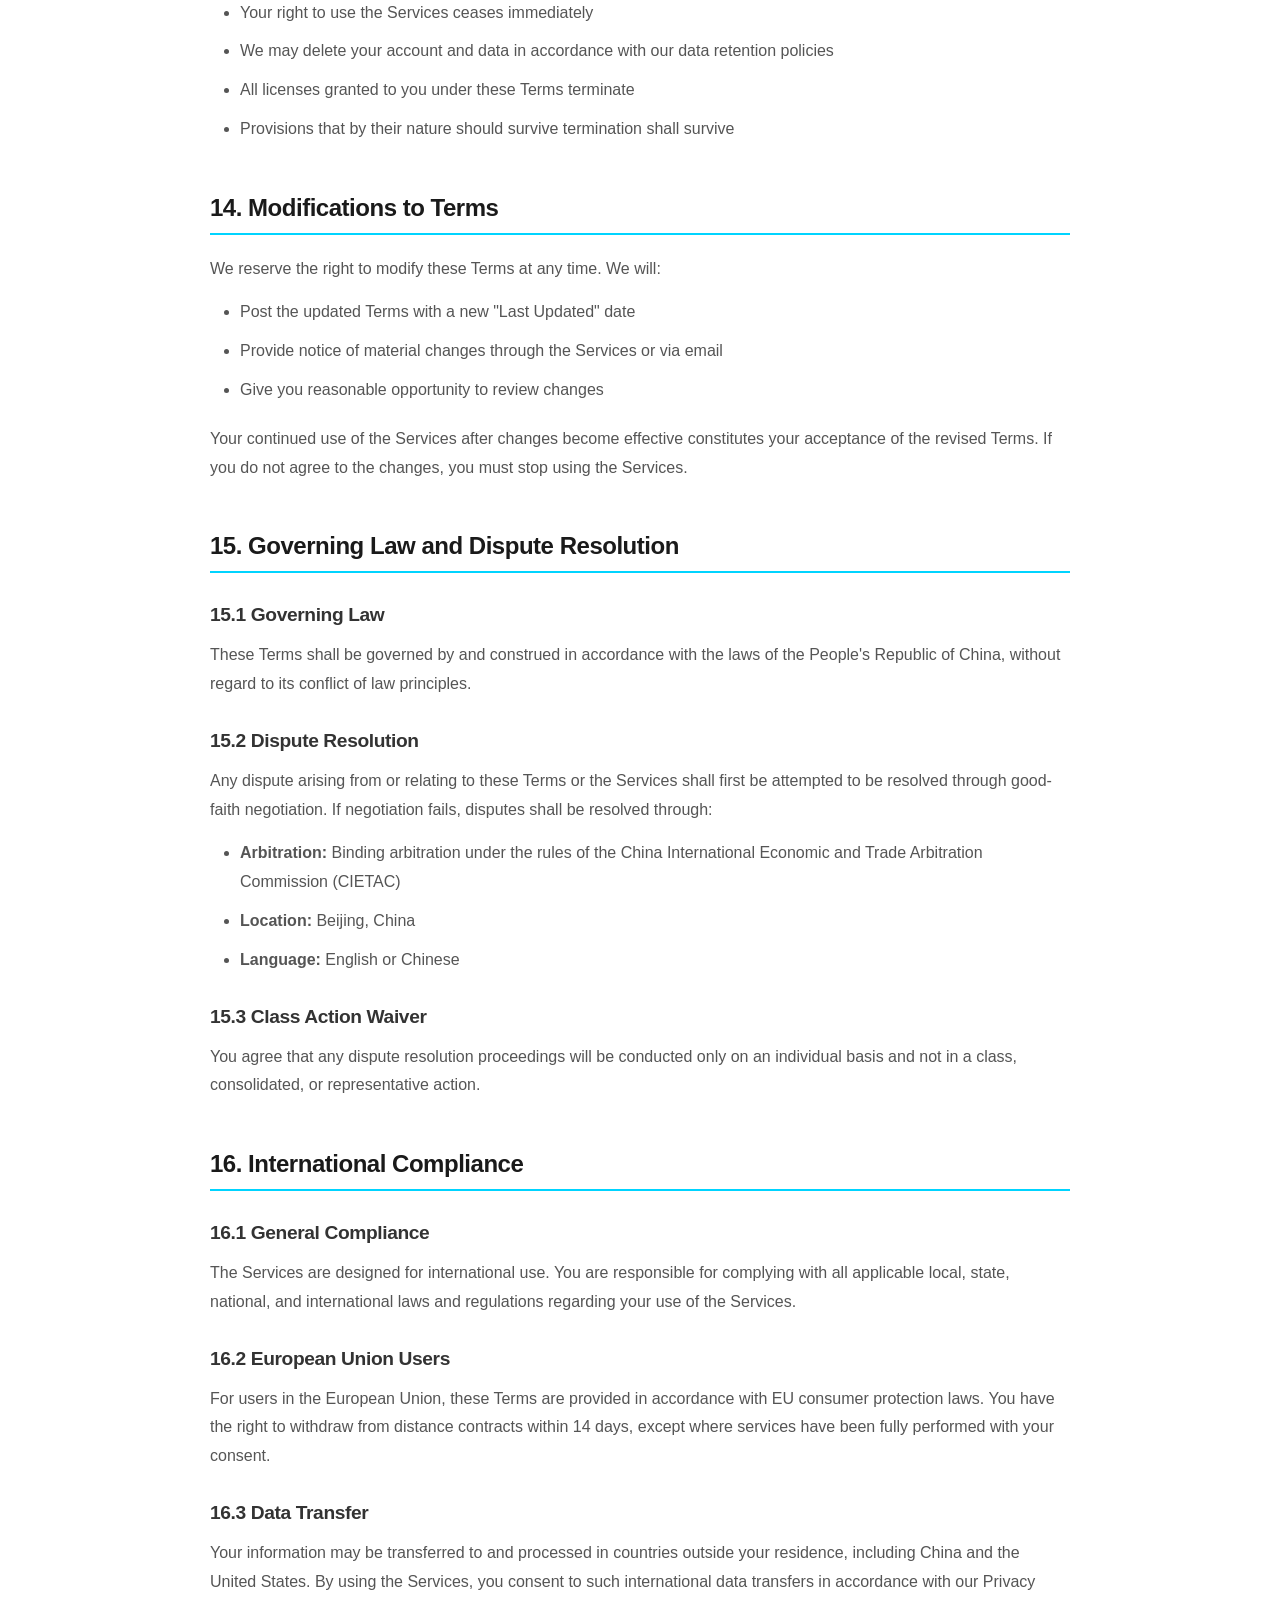
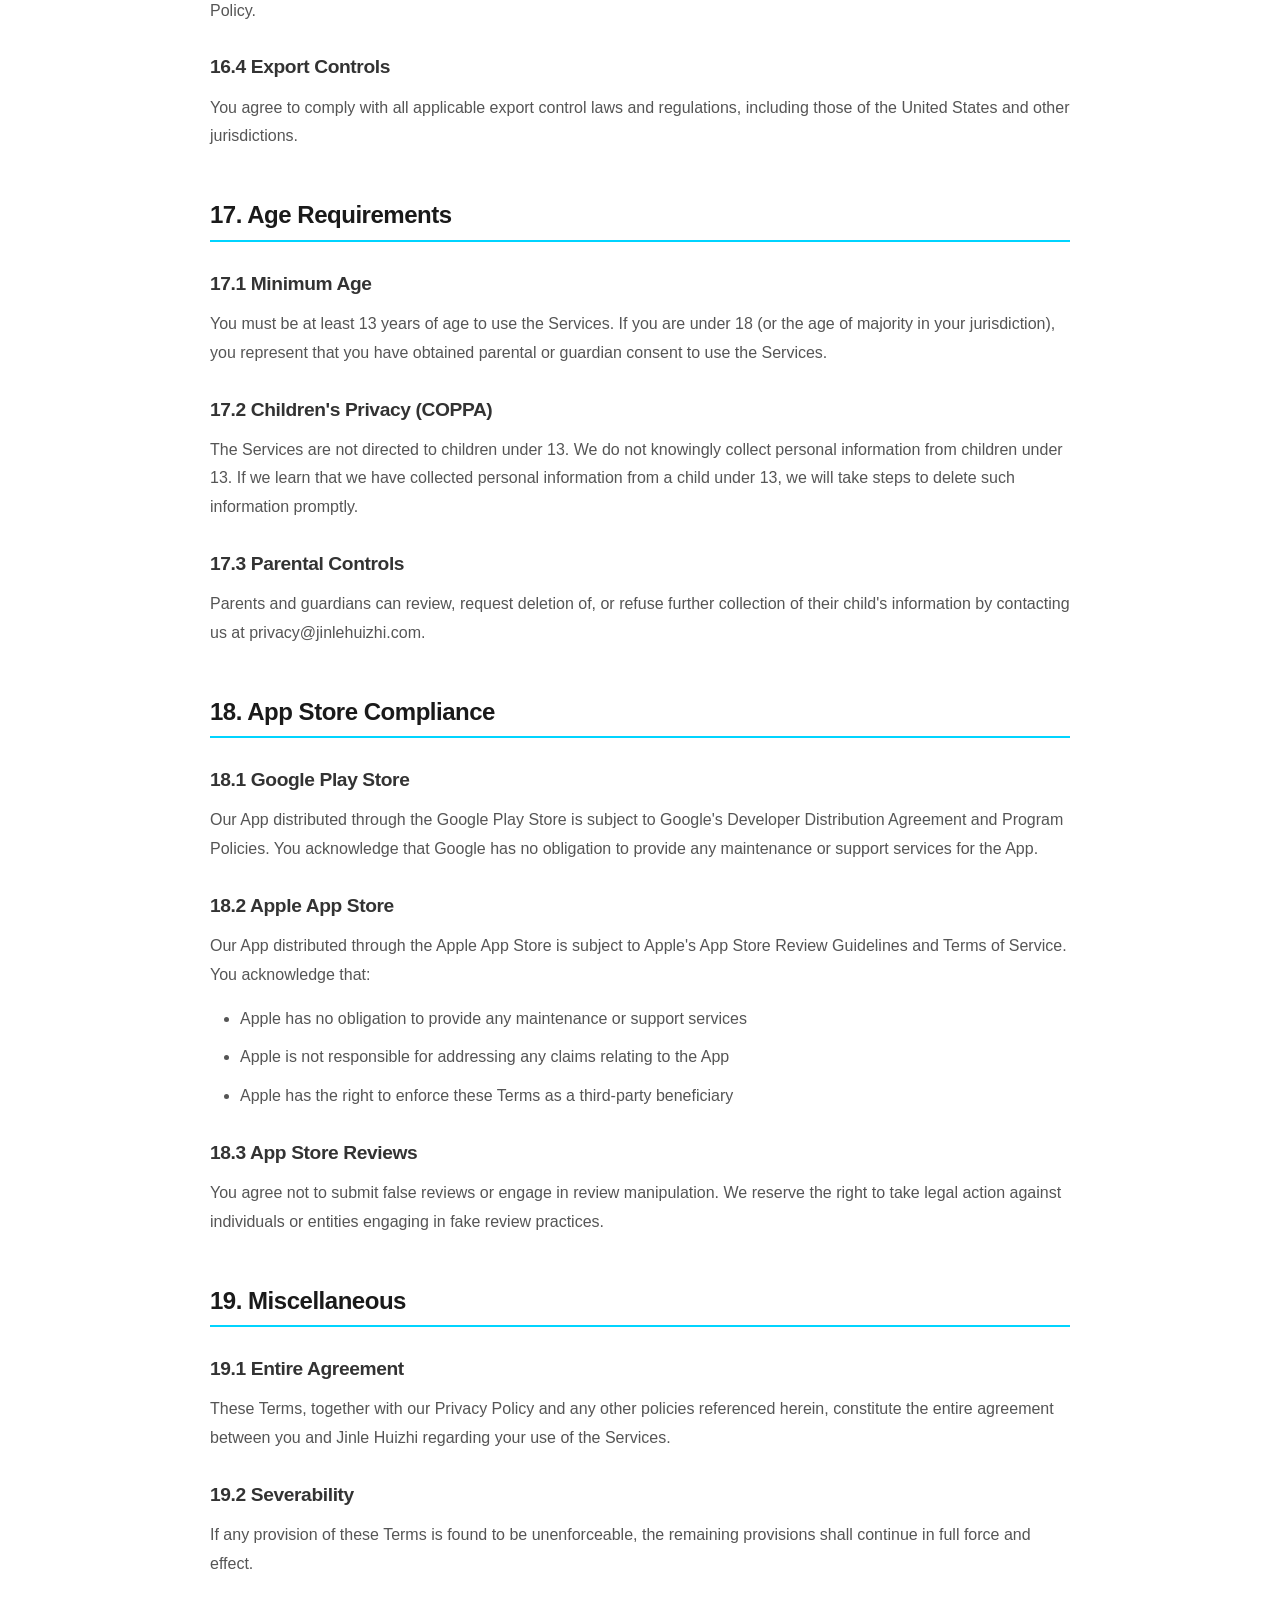
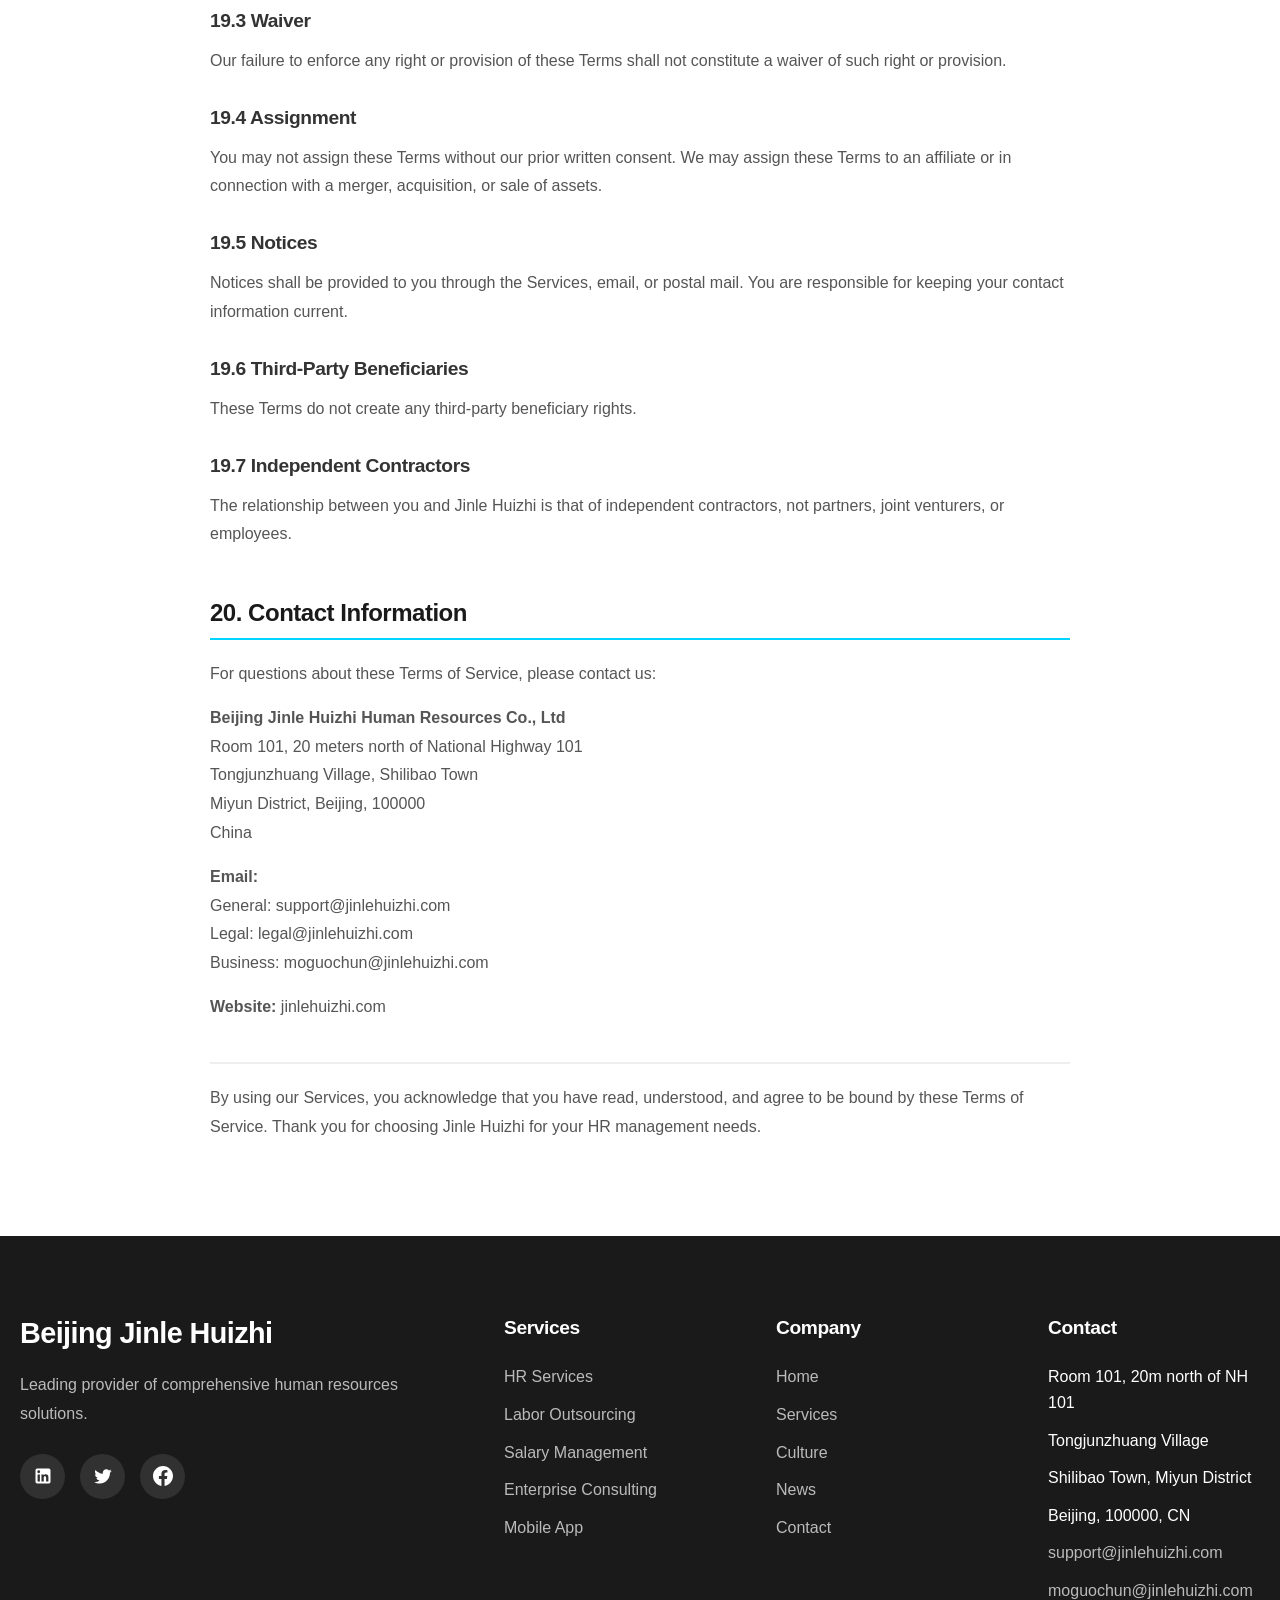
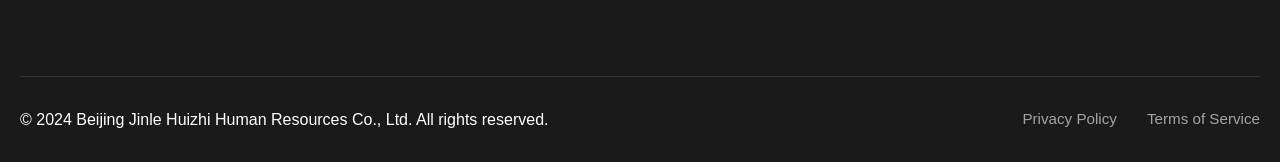
<file: terms-of-service.html>
<!DOCTYPE html>
<html lang="en">
<head>
    <meta charset="UTF-8">
    <meta name="viewport" content="width=device-width, initial-scale=1.0">
    <meta name="description" content="Terms of Service of Beijing Jinle Huizhi Human Resources Co., Ltd. Complete terms governing use of our HR management services, mobile application, and related platforms.">
    <meta name="keywords" content="terms of service, terms and conditions, HR services agreement, mobile app terms">
    <meta name="robots" content="noindex, nofollow">
    
    <link rel="canonical" href="https://jinlehuizhi.com/terms-of-service">
    <link rel="icon" type="image/svg+xml" href="data:image/svg+xml,<svg xmlns='http://www.w3.org/2000/svg' viewBox='0 0 100 100'><circle cx='50' cy='50' r='45' fill='%2300d4ff'/><circle cx='50' cy='50' r='20' fill='%231a1a1a'/></svg>">
    
    <title>Terms of Service | Beijing Jinle Huizhi Human Resources Co., Ltd</title>
    
    <link rel="stylesheet" href="css/style.css">
    <style>
        .legal-content {
            max-width: 900px;
            margin: 0 auto;
            padding: 120px 20px 80px;
        }
        .legal-content h1 {
            font-size: 2.5rem;
            margin-bottom: 20px;
            color: #1a1a1a;
        }
        .legal-content .last-updated {
            color: #666;
            margin-bottom: 40px;
            font-size: 1rem;
        }
        .legal-content h2 {
            font-size: 1.5rem;
            margin-top: 50px;
            margin-bottom: 20px;
            color: #1a1a1a;
            border-bottom: 2px solid #00d4ff;
            padding-bottom: 10px;
        }
        .legal-content h3 {
            font-size: 1.2rem;
            margin-top: 30px;
            margin-bottom: 15px;
            color: #333;
        }
        .legal-content p {
            color: #555;
            line-height: 1.8;
            margin-bottom: 15px;
        }
        .legal-content ul, .legal-content ol {
            margin-left: 30px;
            margin-bottom: 20px;
            color: #555;
            line-height: 1.8;
        }
        .legal-content li {
            margin-bottom: 10px;
        }
        .toc {
            background: #f8f9fa;
            padding: 30px;
            border-radius: 16px;
            margin-bottom: 40px;
        }
        .toc h3 {
            margin-top: 0;
        }
        .toc ol {
            margin-left: 20px;
        }
        .toc a {
            color: #4a90a4;
            text-decoration: none;
        }
        .toc a:hover {
            text-decoration: underline;
        }
    </style>
</head>
<body>
    <nav class="navbar">
        <div class="nav-container">
            <a href="index.html" class="nav-logo">
                <svg width="50" height="50" viewBox="0 0 200 200">
                    <defs>
                        <linearGradient id="logoGrad" x1="0%" y1="0%" x2="100%" y2="100%">
                            <stop offset="0%" style="stop-color:#00d4ff"/>
                            <stop offset="100%" style="stop-color:#4a90a4"/>
                        </linearGradient>
                    </defs>
                    <circle cx="100" cy="100" r="95" fill="url(#logoGrad)" opacity="0.1"/>
                    <g>
                        <circle cx="100" cy="100" r="20" fill="url(#logoGrad)"/>
                        <line x1="100" y1="80" x2="100" y2="40" stroke="url(#logoGrad)" stroke-width="3"/>
                        <circle cx="100" cy="35" r="8" fill="url(#logoGrad)"/>
                        <line x1="117" y1="107" x2="145" y2="125" stroke="url(#logoGrad)" stroke-width="3"/>
                        <circle cx="150" cy="130" r="8" fill="url(#logoGrad)"/>
                        <line x1="117" y1="93" x2="145" y2="75" stroke="url(#logoGrad)" stroke-width="3"/>
                        <circle cx="150" cy="70" r="8" fill="url(#logoGrad)"/>
                        <line x1="83" y1="107" x2="55" y2="125" stroke="url(#logoGrad)" stroke-width="3"/>
                        <circle cx="50" cy="130" r="8" fill="url(#logoGrad)"/>
                        <line x1="83" y1="93" x2="55" y2="75" stroke="url(#logoGrad)" stroke-width="3"/>
                        <circle cx="50" cy="70" r="8" fill="url(#logoGrad)"/>
                        <circle cx="100" cy="100" r="12" fill="#1a1a1a"/>
                        <circle cx="100" cy="100" r="6" fill="url(#logoGrad)"/>
                    </g>
                </svg>
                <span>Jinle Huizhi</span>
            </a>
            
            <ul class="nav-menu">
                <li><a href="index.html" class="nav-link">Home</a></li>
                <li><a href="services.html" class="nav-link">Services</a></li>
                <li><a href="culture.html" class="nav-link">Culture</a></li>
                <li><a href="news.html" class="nav-link">News</a></li>
                <li><a href="contact.html" class="nav-link">Contact</a></li>
            </ul>
            
            <a href="contact.html" class="nav-cta">Get Started</a>
            
            <button class="mobile-toggle" aria-label="Toggle menu">
                <span></span>
                <span></span>
                <span></span>
            </button>
        </div>
    </nav>

    <main class="legal-content">
        <h1>Terms of Service</h1>
        <p class="last-updated">Last Updated: December 15, 2024</p>
        
        <div class="toc">
            <h3>Table of Contents</h3>
            <ol>
                <li><a href="#acceptance">Acceptance of Terms</a></li>
                <li><a href="#services">Description of Services</a></li>
                <li><a href="#account">User Accounts and Registration</a></li>
                <li><a href="#acceptable">Acceptable Use</a></li>
                <li><a href="#intellectual">Intellectual Property Rights</a></li>
                <li><a href="#mobile-app">Mobile Application Terms</a></li>
                <li><a href="#advertising">Advertising and Third-Party Content</a></li>
                <li><a href="#fees">Fees and Payment</a></li>
                <li><a href="#confidentiality">Confidentiality</a></li>
                <li><a href="#warranties">Warranties and Disclaimers</a></li>
                <li><a href="#liability">Limitation of Liability</a></li>
                <li><a href="#indemnification">Indemnification</a></li>
                <li><a href="#termination">Termination</a></li>
                <li><a href="#modifications">Modifications to Terms</a></li>
                <li><a href="#governing">Governing Law and Dispute Resolution</a></li>
                <li><a href="#international">International Compliance</a></li>
                <li><a href="#age">Age Requirements</a></li>
                <li><a href="#app-stores">App Store Compliance</a></li>
                <li><a href="#miscellaneous">Miscellaneous</a></li>
                <li><a href="#contact">Contact Information</a></li>
            </ol>
        </div>

        <p>Welcome to Beijing Jinle Huizhi Human Resources Co., Ltd ("Jinle Huizhi," "we," "our," or "us"). These Terms of Service ("Terms") govern your access to and use of our website (jinlehuizhi.com), mobile application ("App"), and related services (collectively, the "Services").</p>

        <p>By accessing or using our Services, you agree to be bound by these Terms. If you do not agree to these Terms, please do not access or use our Services. Your access to and use of the Services is also governed by our <a href="privacy-policy.html" style="color: #4a90a4;">Privacy Policy</a>.</p>

        <h2 id="acceptance">1. Acceptance of Terms</h2>
        
        <p>By creating an account, downloading, installing, or using our Services, you acknowledge that you:</p>
        <ul>
            <li>Have read, understood, and agree to be bound by these Terms</li>
            <li>Are at least 13 years of age (or the minimum legal age in your jurisdiction)</li>
            <li>Have the legal capacity to enter into binding agreements</li>
            <li>Are not prohibited from using the Services under applicable law</li>
            <li>Will comply with all applicable local, state, national, and international laws</li>
        </ul>

        <p>If you are using the Services on behalf of a company, organization, or other entity, you represent that you have the authority to bind such entity to these Terms, in which case "you" or "your" shall refer to such entity.</p>

        <h2 id="services">2. Description of Services</h2>
        
        <p>Jinle Huizhi provides comprehensive human resources services including, but not limited to:</p>
        <ul>
            <li><strong>HR Services:</strong> Human resources management consulting and support services (excluding job agencies and labor dispatch as per regulatory requirements)</li>
            <li><strong>Labor Outsourcing:</strong> Workforce management and labor outsourcing solutions</li>
            <li><strong>Salary Management:</strong> Payroll processing, compensation management, and related administrative services</li>
            <li><strong>Enterprise Consulting:</strong> Business management and organizational consulting services</li>
            <li><strong>Exhibition & Training:</strong> Professional exhibition services and training program development</li>
            <li><strong>Office Supplies:</strong> Procurement and supply of office equipment and supplies</li>
            <li><strong>Mobile Application:</strong> Our HR management mobile app providing real-time employee data access, payroll processing, attendance tracking, and other HR functions</li>
        </ul>

        <p>We reserve the right to modify, suspend, or discontinue any aspect of the Services at any time, with or without notice.</p>

        <h2 id="account">3. User Accounts and Registration</h2>
        
        <h3>3.1 Account Creation</h3>
        <p>To access certain features, you may need to create an account. You agree to provide accurate, current, and complete information during registration and to update such information to keep it accurate, current, and complete.</p>

        <h3>3.2 Account Security</h3>
        <p>You are responsible for:</p>
        <ul>
            <li>Maintaining the confidentiality of your account credentials</li>
            <li>All activities that occur under your account</li>
            <li>Notifying us immediately of any unauthorized use</li>
            <li>Using a strong, unique password and enabling two-factor authentication when available</li>
        </ul>

        <h3>3.3 Account Termination</h3>
        <p>We reserve the right to suspend or terminate accounts that violate these Terms or engage in prohibited activities.</p>

        <h2 id="acceptable">4. Acceptable Use</h2>
        
        <p>You agree NOT to:</p>
        <ul>
            <li>Use the Services for any illegal purpose or in violation of any laws</li>
            <li>Violate or infringe upon the rights of others</li>
            <li>Upload or transmit viruses, malware, or other malicious code</li>
            <li>Attempt to gain unauthorized access to any systems or networks</li>
            <li>Interfere with or disrupt the Services or servers connected to the Services</li>
            <li>Collect or harvest information from the Services without authorization</li>
            <li>Use automated systems (bots, spiders, scrapers) to access the Services</li>
            <li>Upload false, inaccurate, or misleading information</li>
            <li>Impersonate any person or entity</li>
            <li>Transmit spam, chain letters, or unsolicited communications</li>
            <li>Use the Services to develop competing products or services</li>
            <li>Reverse engineer, decompile, or disassemble the Services</li>
            <li>Remove or alter any proprietary notices or labels</li>
            <li>Share your account credentials with third parties</li>
        </ul>

        <h2 id="intellectual">5. Intellectual Property Rights</h2>
        
        <h3>5.1 Our Intellectual Property</h3>
        <p>The Services and all content, features, functionality, trademarks, trade names, logos, and materials provided through the Services are owned by Jinle Huizhi and are protected by copyright, trademark, patent, and other intellectual property laws.</p>

        <h3>5.2 License to Use</h3>
        <p>Subject to these Terms, we grant you a limited, non-exclusive, non-transferable, revocable license to use the Services for their intended purposes. This license does not include:</p>
        <ul>
            <li>Commercial use of the Services</li>
            <li>Downloading or copying account information for the benefit of another party</li>
            <li>Any use of data mining, robots, or similar data gathering tools</li>
            <li>Creating derivative works based on the Services</li>
        </ul>

        <h3>5.3 User Content</h3>
        <p>You retain ownership of any content, data, or materials you submit to the Services ("User Content"). By submitting User Content, you grant us a worldwide, royalty-free, sublicensable license to use, reproduce, modify, adapt, publish, translate, distribute, and display such content for the purpose of providing the Services.</p>

        <h3>5.4 Feedback</h3>
        <p>Any suggestions, ideas, enhancement requests, or feedback provided by you regarding the Services shall become our exclusive property, and you hereby assign all rights in such feedback to us.</p>

        <h2 id="mobile-app">6. Mobile Application Terms</h2>
        
        <h3>6.1 App License</h3>
        <p>We grant you a limited, non-exclusive, non-transferable license to install and use the App on devices you own or control, solely for your personal, non-commercial use, subject to these Terms and any additional terms provided with the App.</p>

        <h3>6.2 App Updates</h3>
        <p>The App may automatically check for updates and download updates from time to time. By using the App, you consent to such automatic updates. We may require you to accept updates to continue using the App.</p>

        <h3>6.3 App Requirements</h3>
        <p>The App requires:</p>
        <ul>
            <li>Compatible mobile devices meeting minimum specifications</li>
            <li>Internet connectivity (Wi-Fi or mobile data)</li>
            <li>Acceptance of our Privacy Policy and these Terms</li>
            <li>Permissions as required for functionality (notifications, storage, network access)</li>
        </ul>

        <h3>6.4 Data Usage</h3>
        <p>Use of the App may consume data allowances. You are responsible for any data charges incurred while using the App.</p>

        <h2 id="advertising">7. Advertising and Third-Party Content</h2>
        
        <h3>7.1 Third-Party Advertisements</h3>
        <p>The App may display advertisements from third-party ad networks and platforms. These advertisements are provided by third parties and are not endorsed or guaranteed by Jinle Huizhi.</p>

        <h3>7.2 Ad Partners</h3>
        <p>Our advertising partners include, but are not limited to:</p>
        <ul>
            <li>Google AdMob</li>
            <li>Facebook Audience Network</li>
            <li>Unity Ads</li>
            <li>AppLovin MAX</li>
            <li>ironSource</li>
            <li>Vungle (by NetEase)</li>
            <li>Chartboost</li>
            <li>MoPub (Twitter)</li>
            <li>AdColony</li>
            <li>InMobi</li>
            <li>Pangle (ByteDance)</li>
            <li>Amazon Ads</li>
            <li>Ogury</li>
            <li>Digital Turbine</li>
            <li>Liftoff</li>
            <li>Appnext</li>
        </ul>

        <h3>7.3 Ad Formats</h3>
        <p>The App may display the following advertising formats:</p>
        <ul>
            <li><strong>Splash Ads:</strong> Full-screen advertisements displayed during App launch</li>
            <li><strong>Interstitial Ads:</strong> Full-screen advertisements at natural transition points</li>
            <li><strong>Rewarded Video Ads:</strong> Voluntary video advertisements with in-app rewards</li>
            <li><strong>Banner Ads:</strong> Rectangular advertisements at top or bottom of screen</li>
            <li><strong>Native Ads:</strong> Advertisements designed to match App content style</li>
        </ul>

        <h3>7.4 Third-Party Links and Content</h3>
        <p>The Services may contain links to third-party websites, services, or resources. We are not responsible for the content, accuracy, or opinions expressed on such third-party sites.</p>

        <h2 id="fees">8. Fees and Payment</h2>
        
        <h3>8.1 Service Fees</h3>
        <p>Certain Services may be subject to fees. We will clearly display pricing before you incur any charges. All fees are exclusive of applicable taxes unless stated otherwise.</p>

        <h3>8.2 Payment Terms</h3>
        <p>Payment terms, methods, and billing cycles will be as specified at the time of purchase. You authorize us to charge the payment method you provide for all fees incurred.</p>

        <h3>8.3 Refunds</h3>
        <p>All fees are non-refundable unless otherwise required by law or as specified in a separate agreement.</p>

        <h3>8.4 Price Changes</h3>
        <p>We reserve the right to change pricing for Services. Price changes will be communicated with reasonable notice and will not apply retroactively.</p>

        <h2 id="confidentiality">9. Confidentiality</h2>
        
        <p>You agree to maintain the confidentiality of any proprietary or confidential information accessed through the Services. This includes employee data, payroll information, business strategies, and any other sensitive information. You shall not disclose such information to third parties without our express written consent, except as required by law.</p>

        <h2 id="warranties">10. Warranties and Disclaimers</h2>
        
        <h3>10.1 Our Warranties</h3>
        <p>We warrant that:</p>
        <ul>
            <li>We have the right and authority to provide the Services</li>
            <li>The Services will be provided in a professional and workmanlike manner</li>
            <li>We will comply with all applicable laws and regulations</li>
        </ul>

        <h3>10.2 Disclaimer</h3>
        <p>THE SERVICES ARE PROVIDED "AS IS" AND "AS AVAILABLE" WITHOUT WARRANTIES OF ANY KIND, EITHER EXPRESS OR IMPLIED. TO THE FULLEST EXTENT PERMITTED BY LAW, WE DISCLAIM ALL WARRANTIES, INCLUDING BUT NOT LIMITED TO:</p>
        <ul>
            <li>IMPLIED WARRANTIES OF MERCHANTABILITY</li>
            <li>IMPLIED WARRANTIES OF FITNESS FOR A PARTICULAR PURPOSE</li>
            <li>IMPLIED WARRANTIES OF NON-INFRINGEMENT</li>
            <li>WARRANTIES ARISING FROM COURSE OF DEALING OR USAGE OF TRADE</li>
            <li>ACCURACY, COMPLETENESS, OR TIMELINESS OF INFORMATION</li>
            <li>UNINTERRUPTED OR ERROR-FREE SERVICE</li>
            <li>FREE FROM VIRUSES OR OTHER HARMFUL COMPONENTS</li>
        </ul>

        <p>We do not warrant that the Services will meet your specific requirements or that the Services will be uninterrupted, secure, or error-free.</p>

        <h2 id="liability">11. Limitation of Liability</h2>
        
        <p>TO THE MAXIMUM EXTENT PERMITTED BY LAW, IN NO EVENT SHALL JINLE HUIZHI, ITS OFFICERS, DIRECTORS, EMPLOYEES, AGENTS, OR AFFILIATES BE LIABLE FOR:</p>
        <ul>
            <li>INDIRECT, INCIDENTAL, SPECIAL, CONSEQUENTIAL, OR PUNITIVE DAMAGES</li>
            <li>LOSS OF PROFITS, REVENUE, DATA, OR BUSINESS OPPORTUNITIES</li>
            <li>DAMAGES ARISING FROM YOUR USE OF OR INABILITY TO USE THE SERVICES</li>
            <li>DAMAGES RESULTING FROM THIRD-PARTY ADVERTISEMENTS OR CONTENT</li>
            <li>DAMAGES RESULTING FROM UNAUTHORIZED ACCESS TO YOUR DATA</li>
            <li>ANY BUGS, VIRUSES, TROJAN HORSES, OR THE LIKE</li>
        </ul>

        <p>OUR TOTAL LIABILITY ARISING FROM OR RELATED TO THE SERVICES SHALL NOT EXCEED THE AMOUNTS PAID BY YOU TO US IN THE TWELVE (12) MONTHS PRECEDING THE CLAIM.</p>

        <p>THE LIMITATIONS IN THIS SECTION APPLY REGARDLESS OF THE THEORY OF LIABILITY, EVEN IF WE HAVE BEEN ADVISED OF THE POSSIBILITY OF SUCH DAMAGES.</p>

        <h2 id="indemnification">12. Indemnification</h2>
        
        <p>You agree to indemnify, defend, and hold harmless Jinle Huizhi and its officers, directors, employees, agents, and affiliates from and against any claims, liabilities, damages, losses, costs, and expenses (including reasonable legal fees) arising from:</p>
        <ul>
            <li>Your use of the Services</li>
            <li>Your violation of these Terms</li>
            <li>Your violation of any rights of a third party</li>
            <li>Your User Content</li>
            <li>Any fraudulent or unlawful activity conducted through your account</li>
        </ul>

        <h2 id="termination">13. Termination</h2>
        
        <h3>13.1 Termination by You</h3>
        <p>You may terminate your account and stop using the Services at any time. To delete your account, contact us at support@jinlehuizhi.com.</p>

        <h3>13.2 Termination by Us</h3>
        <p>We may terminate or suspend your access to the Services immediately, without prior notice, for any reason, including:</p>
        <ul>
            <li>Violation of these Terms</li>
            <li>Prohibited or illegal activity</li>
            <li>Requests by law enforcement or government agencies</li>
            <li>Extended inactivity</li>
            <li>Technical difficulties</li>
            <li>Security concerns</li>
        </ul>

        <h3>13.3 Effects of Termination</h3>
        <p>Upon termination:</p>
        <ul>
            <li>Your right to use the Services ceases immediately</li>
            <li>We may delete your account and data in accordance with our data retention policies</li>
            <li>All licenses granted to you under these Terms terminate</li>
            <li>Provisions that by their nature should survive termination shall survive</li>
        </ul>

        <h2 id="modifications">14. Modifications to Terms</h2>
        
        <p>We reserve the right to modify these Terms at any time. We will:</p>
        <ul>
            <li>Post the updated Terms with a new "Last Updated" date</li>
            <li>Provide notice of material changes through the Services or via email</li>
            <li>Give you reasonable opportunity to review changes</li>
        </ul>

        <p>Your continued use of the Services after changes become effective constitutes your acceptance of the revised Terms. If you do not agree to the changes, you must stop using the Services.</p>

        <h2 id="governing">15. Governing Law and Dispute Resolution</h2>
        
        <h3>15.1 Governing Law</h3>
        <p>These Terms shall be governed by and construed in accordance with the laws of the People's Republic of China, without regard to its conflict of law principles.</p>

        <h3>15.2 Dispute Resolution</h3>
        <p>Any dispute arising from or relating to these Terms or the Services shall first be attempted to be resolved through good-faith negotiation. If negotiation fails, disputes shall be resolved through:</p>
        <ul>
            <li><strong>Arbitration:</strong> Binding arbitration under the rules of the China International Economic and Trade Arbitration Commission (CIETAC)</li>
            <li><strong>Location:</strong> Beijing, China</li>
            <li><strong>Language:</strong> English or Chinese</li>
        </ul>

        <h3>15.3 Class Action Waiver</h3>
        <p>You agree that any dispute resolution proceedings will be conducted only on an individual basis and not in a class, consolidated, or representative action.</p>

        <h2 id="international">16. International Compliance</h2>
        
        <h3>16.1 General Compliance</h3>
        <p>The Services are designed for international use. You are responsible for complying with all applicable local, state, national, and international laws and regulations regarding your use of the Services.</p>

        <h3>16.2 European Union Users</h3>
        <p>For users in the European Union, these Terms are provided in accordance with EU consumer protection laws. You have the right to withdraw from distance contracts within 14 days, except where services have been fully performed with your consent.</p>

        <h3>16.3 Data Transfer</h3>
        <p>Your information may be transferred to and processed in countries outside your residence, including China and the United States. By using the Services, you consent to such international data transfers in accordance with our Privacy Policy.</p>

        <h3>16.4 Export Controls</h3>
        <p>You agree to comply with all applicable export control laws and regulations, including those of the United States and other jurisdictions.</p>

        <h2 id="age">17. Age Requirements</h2>
        
        <h3>17.1 Minimum Age</h3>
        <p>You must be at least 13 years of age to use the Services. If you are under 18 (or the age of majority in your jurisdiction), you represent that you have obtained parental or guardian consent to use the Services.</p>

        <h3>17.2 Children's Privacy (COPPA)</h3>
        <p>The Services are not directed to children under 13. We do not knowingly collect personal information from children under 13. If we learn that we have collected personal information from a child under 13, we will take steps to delete such information promptly.</p>

        <h3>17.3 Parental Controls</h3>
        <p>Parents and guardians can review, request deletion of, or refuse further collection of their child's information by contacting us at privacy@jinlehuizhi.com.</p>

        <h2 id="app-stores">18. App Store Compliance</h2>
        
        <h3>18.1 Google Play Store</h3>
        <p>Our App distributed through the Google Play Store is subject to Google's Developer Distribution Agreement and Program Policies. You acknowledge that Google has no obligation to provide any maintenance or support services for the App.</p>

        <h3>18.2 Apple App Store</h3>
        <p>Our App distributed through the Apple App Store is subject to Apple's App Store Review Guidelines and Terms of Service. You acknowledge that:</p>
        <ul>
            <li>Apple has no obligation to provide any maintenance or support services</li>
            <li>Apple is not responsible for addressing any claims relating to the App</li>
            <li>Apple has the right to enforce these Terms as a third-party beneficiary</li>
        </ul>

        <h3>18.3 App Store Reviews</h3>
        <p>You agree not to submit false reviews or engage in review manipulation. We reserve the right to take legal action against individuals or entities engaging in fake review practices.</p>

        <h2 id="miscellaneous">19. Miscellaneous</h2>
        
        <h3>19.1 Entire Agreement</h3>
        <p>These Terms, together with our Privacy Policy and any other policies referenced herein, constitute the entire agreement between you and Jinle Huizhi regarding your use of the Services.</p>

        <h3>19.2 Severability</h3>
        <p>If any provision of these Terms is found to be unenforceable, the remaining provisions shall continue in full force and effect.</p>

        <h3>19.3 Waiver</h3>
        <p>Our failure to enforce any right or provision of these Terms shall not constitute a waiver of such right or provision.</p>

        <h3>19.4 Assignment</h3>
        <p>You may not assign these Terms without our prior written consent. We may assign these Terms to an affiliate or in connection with a merger, acquisition, or sale of assets.</p>

        <h3>19.5 Notices</h3>
        <p>Notices shall be provided to you through the Services, email, or postal mail. You are responsible for keeping your contact information current.</p>

        <h3>19.6 Third-Party Beneficiaries</h3>
        <p>These Terms do not create any third-party beneficiary rights.</p>

        <h3>19.7 Independent Contractors</h3>
        <p>The relationship between you and Jinle Huizhi is that of independent contractors, not partners, joint venturers, or employees.</p>

        <h2 id="contact">20. Contact Information</h2>
        
        <p>For questions about these Terms of Service, please contact us:</p>

        <p><strong>Beijing Jinle Huizhi Human Resources Co., Ltd</strong><br>
        Room 101, 20 meters north of National Highway 101<br>
        Tongjunzhuang Village, Shilibao Town<br>
        Miyun District, Beijing, 100000<br>
        China</p>

        <p><strong>Email:</strong><br>
        General: support@jinlehuizhi.com<br>
        Legal: legal@jinlehuizhi.com<br>
        Business: moguochun@jinlehuizhi.com</p>

        <p><strong>Website:</strong> jinlehuizhi.com</p>

        <p style="margin-top: 40px; padding-top: 20px; border-top: 2px solid #eee;">
            By using our Services, you acknowledge that you have read, understood, and agree to be bound by these Terms of Service. Thank you for choosing Jinle Huizhi for your HR management needs.
        </p>
    </main>

    <footer class="footer">
        <div class="container">
            <div class="footer-grid">
                <div class="footer-brand">
                    <h3>Beijing Jinle Huizhi</h3>
                    <p>Leading provider of comprehensive human resources solutions.</p>
                    <div class="footer-social">
                        <a href="#" aria-label="LinkedIn">
                            <svg viewBox="0 0 24 24">
                                <path d="M19 3a2 2 0 0 1 2 2v14a2 2 0 0 1-2 2H5a2 2 0 0 1-2-2V5a2 2 0 0 1 2-2h14m-.5 15.5v-5.3a3.26 3.26 0 0 0-3.26-3.26c-.85 0-1.84.52-2.32 1.3v-1.11h-2.79v8.37h2.79v-4.93c0-.77.62-1.4 1.39-1.4a1.4 1.4 0 0 1 1.4 1.4v4.93h2.79M6.88 8.56a1.68 1.68 0 0 0 1.68-1.68c0-.93-.75-1.69-1.68-1.69a1.69 1.69 0 0 0-1.69 1.69c0 .93.76 1.68 1.69 1.68m1.39 9.94v-8.37H5.5v8.37h2.77z"/>
                            </svg>
                        </a>
                        <a href="#" aria-label="Twitter">
                            <svg viewBox="0 0 24 24">
                                <path d="M22.46 6c-.77.35-1.6.58-2.46.69.88-.53 1.56-1.37 1.88-2.38-.83.5-1.75.85-2.72 1.05C18.37 4.5 17.26 4 16 4c-2.35 0-4.27 1.92-4.27 4.29 0 .34.04.67.11.98C8.28 9.09 5.11 7.38 3 4.79c-.37.63-.58 1.37-.58 2.15 0 1.49.75 2.81 1.91 3.56-.71 0-1.37-.2-1.95-.5v.03c0 2.08 1.48 3.82 3.44 4.21a4.22 4.22 0 0 1-1.93.07 4.28 4.28 0 0 0 4 2.98 8.521 8.521 0 0 1-5.33 1.84c-.34 0-.68-.02-1.02-.06C3.44 20.29 5.7 21 8.12 21 16 21 20.33 14.46 20.33 8.79c0-.19 0-.37-.01-.56.84-.6 1.56-1.36 2.14-2.23z"/>
                            </svg>
                        </a>
                        <a href="#" aria-label="Facebook">
                            <svg viewBox="0 0 24 24">
                                <path d="M24 12.073c0-6.627-5.373-12-12-12s-12 5.373-12 12c0 5.99 4.388 10.954 10.125 11.854v-8.385H7.078v-3.47h3.047V9.43c0-3.007 1.792-4.669 4.533-4.669 1.312 0 2.686.235 2.686.235v2.953H15.83c-1.491 0-1.956.925-1.956 1.874v2.25h3.328l-.532 3.47h-2.796v8.385C19.612 23.027 24 18.062 24 12.073z"/>
                            </svg>
                        </a>
                    </div>
                </div>
                
                <div>
                    <h4 class="footer-title">Services</h4>
                    <ul class="footer-links">
                        <li><a href="services.html">HR Services</a></li>
                        <li><a href="services.html">Labor Outsourcing</a></li>
                        <li><a href="services.html">Salary Management</a></li>
                        <li><a href="services.html">Enterprise Consulting</a></li>
                        <li><a href="services.html">Mobile App</a></li>
                    </ul>
                </div>
                
                <div>
                    <h4 class="footer-title">Company</h4>
                    <ul class="footer-links">
                        <li><a href="index.html">Home</a></li>
                        <li><a href="services.html">Services</a></li>
                        <li><a href="culture.html">Culture</a></li>
                        <li><a href="news.html">News</a></li>
                        <li><a href="contact.html">Contact</a></li>
                    </ul>
                </div>
                
                <div>
                    <h4 class="footer-title">Contact</h4>
                    <ul class="footer-links">
                        <li>Room 101, 20m north of NH 101</li>
                        <li>Tongjunzhuang Village</li>
                        <li>Shilibao Town, Miyun District</li>
                        <li>Beijing, 100000, CN</li>
                        <li><a href="mailto:support@jinlehuizhi.com">support@jinlehuizhi.com</a></li>
                        <li><a href="mailto:moguochun@jinlehuizhi.com">moguochun@jinlehuizhi.com</a></li>
                    </ul>
                </div>
            </div>
            
            <div class="footer-bottom">
                <p>&copy; 2024 Beijing Jinle Huizhi Human Resources Co., Ltd. All rights reserved.</p>
                <div class="footer-legal">
                    <a href="privacy-policy.html">Privacy Policy</a>
                    <a href="terms-of-service.html">Terms of Service</a>
                </div>
            </div>
        </div>
    </footer>

    <script src="js/main.js"></script>
</body>
</html>
</file>
<file: css/style.css>
/* Global Styles */
:root {
    --primary-color: #1a1a1a;
    --secondary-color: #4a90a4;
    --accent-color: #00d4ff;
    --text-dark: #333333;
    --text-light: #ffffff;
    --bg-light: #f5f7fa;
    --bg-dark: #0d1117;
    --gradient-1: linear-gradient(135deg, #667eea 0%, #764ba2 100%);
    --gradient-2: linear-gradient(135deg, #1a1a1a 0%, #363636 100%);
    --gradient-3: linear-gradient(135deg, #00d4ff 0%, #4a90a4 100%);
    --shadow-soft: 0 10px 40px rgba(0,0,0,0.1);
    --shadow-medium: 0 20px 60px rgba(0,0,0,0.15);
    --transition-smooth: all 0.3s cubic-bezier(0.4, 0, 0.2, 1);
    --font-heading: 'Audi Type Extended', 'Audi Type', -apple-system, BlinkMacSystemFont, 'Segoe UI', sans-serif;
    --font-body: -apple-system, BlinkMacSystemFont, 'Segoe UI', Roboto, 'Helvetica Neue', Arial, sans-serif;
}

* {
    margin: 0;
    padding: 0;
    box-sizing: border-box;
}

html {
    scroll-behavior: smooth;
}

body {
    font-family: var(--font-body);
    color: var(--text-dark);
    background: var(--text-light);
    line-height: 1.6;
    overflow-x: hidden;
}

/* Typography */
h1, h2, h3, h4, h5, h6 {
    font-family: var(--font-heading);
    font-weight: 700;
    line-height: 1.2;
    letter-spacing: -0.02em;
}

h1 { font-size: clamp(2.5rem, 6vw, 5rem); }
h2 { font-size: clamp(2rem, 4vw, 3.5rem); }
h3 { font-size: clamp(1.5rem, 3vw, 2rem); }
h4 { font-size: clamp(1.25rem, 2vw, 1.5rem); }

a {
    text-decoration: none;
    color: inherit;
    transition: var(--transition-smooth);
}

img, svg {
    max-width: 100%;
    height: auto;
    display: block;
}

button {
    font-family: inherit;
    cursor: pointer;
    border: none;
    outline: none;
}

/* Container */
.container {
    max-width: 1400px;
    margin: 0 auto;
    padding: 0 20px;
}

/* Navigation */
.navbar {
    position: fixed;
    top: 0;
    left: 0;
    width: 100%;
    z-index: 1000;
    background: rgba(26, 26, 26, 0.95);
    backdrop-filter: blur(20px);
    -webkit-backdrop-filter: blur(20px);
    border-bottom: 1px solid rgba(255, 255, 255, 0.1);
    transition: var(--transition-smooth);
}

.navbar.scrolled {
    background: rgba(26, 26, 26, 0.98);
    box-shadow: 0 4px 30px rgba(0, 0, 0, 0.3);
}

.nav-container {
    display: flex;
    justify-content: space-between;
    align-items: center;
    padding: 15px 40px;
    max-width: 1400px;
    margin: 0 auto;
}

.nav-logo {
    display: flex;
    align-items: center;
    gap: 12px;
    color: var(--text-light);
    font-size: 1.5rem;
    font-weight: 700;
    font-family: var(--font-heading);
}

.nav-logo svg {
    width: 50px;
    height: 50px;
}

.nav-menu {
    display: flex;
    gap: 40px;
    list-style: none;
}

.nav-link {
    color: var(--text-light);
    font-weight: 500;
    font-size: 1rem;
    padding: 10px 0;
    position: relative;
    letter-spacing: 0.5px;
}

.nav-link::after {
    content: '';
    position: absolute;
    bottom: 0;
    left: 0;
    width: 0;
    height: 2px;
    background: var(--accent-color);
    transition: width 0.3s ease;
}

.nav-link:hover::after,
.nav-link.active::after {
    width: 100%;
}

.nav-cta {
    background: var(--accent-color);
    color: var(--primary-color);
    padding: 12px 30px;
    border-radius: 50px;
    font-weight: 600;
    transition: var(--transition-smooth);
}

.nav-cta:hover {
    transform: translateY(-2px);
    box-shadow: 0 10px 30px rgba(0, 212, 255, 0.4);
}

/* Mobile Menu */
.mobile-toggle {
    display: none;
    flex-direction: column;
    gap: 6px;
    background: none;
    padding: 10px;
}

.mobile-toggle span {
    width: 28px;
    height: 2px;
    background: var(--text-light);
    transition: var(--transition-smooth);
}

/* Hero Section */
.hero {
    position: relative;
    min-height: 100vh;
    display: flex;
    align-items: center;
    justify-content: center;
    background: linear-gradient(135deg, #0d1117 0%, #1a1a1a 50%, #2d2d2d 100%);
    overflow: hidden;
}

.hero-bg {
    position: absolute;
    top: 0;
    left: 0;
    width: 100%;
    height: 100%;
    z-index: 1;
}

.hero-bg::before {
    content: '';
    position: absolute;
    top: 0;
    left: 0;
    width: 100%;
    height: 100%;
    background: 
        radial-gradient(circle at 20% 50%, rgba(0, 212, 255, 0.15) 0%, transparent 50%),
        radial-gradient(circle at 80% 20%, rgba(102, 126, 234, 0.15) 0%, transparent 50%),
        radial-gradient(circle at 40% 80%, rgba(118, 75, 162, 0.1) 0%, transparent 50%);
    animation: heroGradientShift 15s ease-in-out infinite;
}

@keyframes heroGradientShift {
    0%, 100% { opacity: 1; }
    50% { opacity: 0.7; }
}

.hero-content {
    position: relative;
    z-index: 10;
    text-align: center;
    color: var(--text-light);
    max-width: 1000px;
    padding: 0 20px;
}

.hero-badge {
    display: inline-flex;
    align-items: center;
    gap: 8px;
    background: rgba(0, 212, 255, 0.1);
    border: 1px solid rgba(0, 212, 255, 0.3);
    padding: 8px 20px;
    border-radius: 50px;
    font-size: 0.9rem;
    color: var(--accent-color);
    margin-bottom: 30px;
    animation: fadeInDown 1s ease forwards;
}

.hero-title {
    font-size: clamp(3rem, 8vw, 6rem);
    font-weight: 800;
    line-height: 1.05;
    margin-bottom: 30px;
    animation: fadeInUp 1s ease forwards;
    animation-delay: 0.2s;
    opacity: 0;
}

.hero-title .highlight {
    background: linear-gradient(135deg, var(--accent-color), #667eea);
    -webkit-background-clip: text;
    -webkit-text-fill-color: transparent;
    background-clip: text;
}

.hero-subtitle {
    font-size: clamp(1.1rem, 2vw, 1.5rem);
    color: rgba(255, 255, 255, 0.7);
    max-width: 700px;
    margin: 0 auto 50px;
    animation: fadeInUp 1s ease forwards;
    animation-delay: 0.4s;
    opacity: 0;
}

.hero-buttons {
    display: flex;
    gap: 20px;
    justify-content: center;
    flex-wrap: wrap;
    animation: fadeInUp 1s ease forwards;
    animation-delay: 0.6s;
    opacity: 0;
}

.btn-primary {
    background: linear-gradient(135deg, var(--accent-color), #4a90a4);
    color: var(--primary-color);
    padding: 18px 45px;
    border-radius: 50px;
    font-size: 1.1rem;
    font-weight: 600;
    display: inline-flex;
    align-items: center;
    gap: 10px;
    transition: var(--transition-smooth);
}

.btn-primary:hover {
    transform: translateY(-3px);
    box-shadow: 0 20px 40px rgba(0, 212, 255, 0.4);
}

.btn-secondary {
    background: transparent;
    color: var(--text-light);
    padding: 18px 45px;
    border-radius: 50px;
    font-size: 1.1rem;
    font-weight: 600;
    border: 2px solid rgba(255, 255, 255, 0.3);
    display: inline-flex;
    align-items: center;
    gap: 10px;
    transition: var(--transition-smooth);
}

.btn-secondary:hover {
    background: rgba(255, 255, 255, 0.1);
    border-color: var(--accent-color);
}

/* Floating Elements */
.floating-elements {
    position: absolute;
    width: 100%;
    height: 100%;
    top: 0;
    left: 0;
    pointer-events: none;
    z-index: 5;
}

.floating-shape {
    position: absolute;
    animation: float 20s ease-in-out infinite;
}

.floating-shape:nth-child(1) {
    top: 20%;
    left: 10%;
    width: 100px;
    height: 100px;
    background: rgba(0, 212, 255, 0.1);
    border-radius: 50%;
    animation-delay: 0s;
}

.floating-shape:nth-child(2) {
    top: 60%;
    right: 15%;
    width: 150px;
    height: 150px;
    background: rgba(102, 126, 234, 0.1);
    border-radius: 30% 70% 70% 30% / 30% 30% 70% 70%;
    animation-delay: -5s;
}

.floating-shape:nth-child(3) {
    bottom: 20%;
    left: 20%;
    width: 80px;
    height: 80px;
    background: rgba(118, 75, 162, 0.1);
    border-radius: 50% 50% 30% 70%;
    animation-delay: -10s;
}

@keyframes float {
    0%, 100% {
        transform: translateY(0) rotate(0deg);
    }
    25% {
        transform: translateY(-30px) rotate(5deg);
    }
    50% {
        transform: translateY(0) rotate(0deg);
    }
    75% {
        transform: translateY(30px) rotate(-5deg);
    }
}

/* Section Styles */
.section {
    padding: 120px 0;
    position: relative;
}

.section-dark {
    background: var(--bg-dark);
    color: var(--text-light);
}

.section-light {
    background: var(--bg-light);
}

.section-header {
    text-align: center;
    max-width: 800px;
    margin: 0 auto 80px;
}

.section-badge {
    display: inline-flex;
    align-items: center;
    gap: 8px;
    background: rgba(0, 212, 255, 0.1);
    border: 1px solid rgba(0, 212, 255, 0.3);
    padding: 8px 20px;
    border-radius: 50px;
    font-size: 0.9rem;
    color: var(--secondary-color);
    margin-bottom: 20px;
}

.section-dark .section-badge {
    background: rgba(0, 212, 255, 0.1);
    color: var(--accent-color);
}

.section-title {
    margin-bottom: 20px;
}

.section-description {
    font-size: 1.2rem;
    color: rgba(255, 255, 255, 0.7);
}

.section-light .section-description {
    color: #666;
}

/* Services Grid */
.services-grid {
    display: grid;
    grid-template-columns: repeat(auto-fit, minmax(350px, 1fr));
    gap: 30px;
    margin-top: 60px;
}

.service-card {
    background: rgba(255, 255, 255, 0.03);
    border: 1px solid rgba(255, 255, 255, 0.1);
    border-radius: 24px;
    padding: 50px 40px;
    transition: var(--transition-smooth);
    position: relative;
    overflow: hidden;
}

.service-card::before {
    content: '';
    position: absolute;
    top: 0;
    left: 0;
    width: 100%;
    height: 100%;
    background: linear-gradient(135deg, rgba(0, 212, 255, 0.1) 0%, transparent 100%);
    opacity: 0;
    transition: var(--transition-smooth);
}

.service-card:hover::before {
    opacity: 1;
}

.service-card:hover {
    transform: translateY(-10px);
    border-color: var(--accent-color);
    box-shadow: 0 30px 60px rgba(0, 212, 255, 0.2);
}

.service-icon {
    width: 80px;
    height: 80px;
    background: linear-gradient(135deg, var(--accent-color), #4a90a4);
    border-radius: 20px;
    display: flex;
    align-items: center;
    justify-content: center;
    margin-bottom: 30px;
    position: relative;
    z-index: 1;
}

.service-icon svg {
    width: 40px;
    height: 40px;
    fill: var(--primary-color);
}

.service-title {
    font-size: 1.5rem;
    margin-bottom: 15px;
    position: relative;
    z-index: 1;
}

.service-description {
    color: rgba(255, 255, 255, 0.6);
    line-height: 1.8;
    position: relative;
    z-index: 1;
}

/* App Features Section */
.app-section {
    background: linear-gradient(180deg, var(--bg-dark) 0%, #1a1a1a 100%);
    padding: 150px 0;
}

.app-showcase {
    display: grid;
    grid-template-columns: 1fr 1fr;
    gap: 80px;
    align-items: center;
}

.app-content h2 {
    margin-bottom: 30px;
}

.app-content p {
    font-size: 1.2rem;
    color: rgba(255, 255, 255, 0.7);
    margin-bottom: 40px;
    line-height: 1.8;
}

.app-features-list {
    list-style: none;
    margin-bottom: 50px;
}

.app-features-list li {
    display: flex;
    align-items: center;
    gap: 15px;
    margin-bottom: 20px;
    color: rgba(255, 255, 255, 0.9);
}

.app-features-list svg {
    width: 24px;
    height: 24px;
    fill: var(--accent-color);
    flex-shrink: 0;
}

.app-buttons {
    display: flex;
    gap: 20px;
    flex-wrap: wrap;
}

.store-button {
    display: flex;
    align-items: center;
    gap: 12px;
    background: rgba(255, 255, 255, 0.1);
    border: 1px solid rgba(255, 255, 255, 0.2);
    padding: 15px 30px;
    border-radius: 12px;
    color: var(--text-light);
    transition: var(--transition-smooth);
}

.store-button:hover {
    background: rgba(255, 255, 255, 0.15);
    border-color: var(--accent-color);
    transform: translateY(-3px);
}

.store-button svg {
    width: 30px;
    height: 30px;
}

.store-button-text {
    text-align: left;
}

.store-button-text span {
    display: block;
    font-size: 0.8rem;
    opacity: 0.7;
}

.store-button-text strong {
    font-size: 1.1rem;
}

.app-visual {
    position: relative;
    display: flex;
    justify-content: center;
    align-items: center;
}

.phone-mockup {
    width: 300px;
    height: 600px;
    background: linear-gradient(135deg, #1a1a1a, #2d2d2d);
    border-radius: 40px;
    border: 4px solid rgba(255, 255, 255, 0.1);
    position: relative;
    overflow: hidden;
    box-shadow: 0 50px 100px rgba(0, 0, 0, 0.5);
}

.phone-mockup::before {
    content: '';
    position: absolute;
    top: 20px;
    left: 50%;
    transform: translateX(-50%);
    width: 100px;
    height: 30px;
    background: #000;
    border-radius: 20px;
}

.phone-screen {
    padding: 80px 20px 20px;
    height: 100%;
}

.app-screen-content {
    background: linear-gradient(180deg, var(--accent-color), #4a90a4);
    height: 100%;
    border-radius: 20px;
    padding: 30px 20px;
    display: flex;
    flex-direction: column;
    gap: 15px;
}

.app-screen-content h4 {
    color: var(--primary-color);
}

.app-screen-content p {
    color: rgba(26, 26, 26, 0.7);
    font-size: 0.9rem;
}

/* Statistics Section */
.stats-section {
    background: var(--primary-color);
    padding: 100px 0;
}

.stats-grid {
    display: grid;
    grid-template-columns: repeat(4, 1fr);
    gap: 40px;
}

.stat-item {
    text-align: center;
    color: var(--text-light);
}

.stat-number {
    font-size: clamp(3rem, 5vw, 4.5rem);
    font-weight: 800;
    color: var(--accent-color);
    margin-bottom: 10px;
    font-family: var(--font-heading);
}

.stat-label {
    font-size: 1.1rem;
    color: rgba(255, 255, 255, 0.7);
}

/* News Grid */
.news-grid {
    display: grid;
    grid-template-columns: repeat(auto-fit, minmax(350px, 1fr));
    gap: 40px;
}

.news-card {
    background: var(--text-light);
    border-radius: 24px;
    overflow: hidden;
    box-shadow: var(--shadow-soft);
    transition: var(--transition-smooth);
}

.news-card:hover {
    transform: translateY(-10px);
    box-shadow: var(--shadow-medium);
}

.news-image {
    height: 250px;
    background: linear-gradient(135deg, #667eea 0%, #764ba2 100%);
    position: relative;
    overflow: hidden;
}

.news-image::after {
    content: '';
    position: absolute;
    top: 50%;
    left: 50%;
    transform: translate(-50%, -50%);
    width: 60px;
    height: 60px;
    background: rgba(255, 255, 255, 0.2);
    border-radius: 50%;
}

.news-content {
    padding: 30px;
}

.news-date {
    font-size: 0.9rem;
    color: var(--secondary-color);
    margin-bottom: 10px;
}

.news-title {
    font-size: 1.4rem;
    margin-bottom: 15px;
    color: var(--primary-color);
}

.news-excerpt {
    color: #666;
    line-height: 1.7;
    margin-bottom: 20px;
}

.news-link {
    display: inline-flex;
    align-items: center;
    gap: 8px;
    color: var(--secondary-color);
    font-weight: 600;
}

.news-link:hover {
    gap: 12px;
}

/* Culture Section */
.culture-grid {
    display: grid;
    grid-template-columns: repeat(auto-fit, minmax(300px, 1fr));
    gap: 40px;
}

.culture-card {
    background: var(--text-light);
    border-radius: 24px;
    padding: 50px 40px;
    text-align: center;
    box-shadow: var(--shadow-soft);
    transition: var(--transition-smooth);
}

.culture-card:hover {
    transform: translateY(-10px);
    box-shadow: var(--shadow-medium);
}

.culture-icon {
    width: 100px;
    height: 100px;
    background: linear-gradient(135deg, var(--accent-color), #4a90a4);
    border-radius: 50%;
    display: flex;
    align-items: center;
    justify-content: center;
    margin: 0 auto 30px;
}

.culture-icon svg {
    width: 50px;
    height: 50px;
    fill: var(--primary-color);
}

.culture-title {
    font-size: 1.5rem;
    margin-bottom: 15px;
    color: var(--primary-color);
}

.culture-description {
    color: #666;
    line-height: 1.8;
}

/* Contact Section */
.contact-section {
    background: var(--bg-light);
}

.contact-grid {
    display: grid;
    grid-template-columns: 1fr 1fr;
    gap: 80px;
}

.contact-info {
    display: flex;
    flex-direction: column;
    gap: 30px;
}

.contact-item {
    display: flex;
    gap: 20px;
    padding: 30px;
    background: var(--text-light);
    border-radius: 16px;
    box-shadow: var(--shadow-soft);
    transition: var(--transition-smooth);
}

.contact-item:hover {
    transform: translateX(10px);
    box-shadow: var(--shadow-medium);
}

.contact-icon {
    width: 60px;
    height: 60px;
    background: linear-gradient(135deg, var(--accent-color), #4a90a4);
    border-radius: 16px;
    display: flex;
    align-items: center;
    justify-content: center;
    flex-shrink: 0;
}

.contact-icon svg {
    width: 30px;
    height: 30px;
    fill: var(--primary-color);
}

.contact-details h4 {
    color: var(--primary-color);
    margin-bottom: 8px;
}

.contact-details p {
    color: #666;
}

.contact-form {
    background: var(--text-light);
    padding: 50px;
    border-radius: 24px;
    box-shadow: var(--shadow-medium);
}

.form-group {
    margin-bottom: 25px;
}

.form-group label {
    display: block;
    margin-bottom: 8px;
    font-weight: 600;
    color: var(--primary-color);
}

.form-group input,
.form-group textarea,
.form-group select {
    width: 100%;
    padding: 15px 20px;
    border: 2px solid #e0e0e0;
    border-radius: 12px;
    font-size: 1rem;
    font-family: inherit;
    transition: var(--transition-smooth);
}

.form-group input:focus,
.form-group textarea:focus,
.form-group select:focus {
    border-color: var(--accent-color);
    outline: none;
}

.form-group textarea {
    min-height: 150px;
    resize: vertical;
}

.form-submit {
    background: linear-gradient(135deg, var(--accent-color), #4a90a4);
    color: var(--primary-color);
    padding: 18px 50px;
    border-radius: 50px;
    font-size: 1.1rem;
    font-weight: 600;
    width: 100%;
    transition: var(--transition-smooth);
}

.form-submit:hover {
    transform: translateY(-3px);
    box-shadow: 0 20px 40px rgba(0, 212, 255, 0.4);
}

/* Footer */
.footer {
    background: var(--primary-color);
    color: var(--text-light);
    padding: 80px 0 30px;
}

.footer-grid {
    display: grid;
    grid-template-columns: 2fr 1fr 1fr 1fr;
    gap: 60px;
    margin-bottom: 60px;
}

.footer-brand h3 {
    font-size: 1.8rem;
    margin-bottom: 20px;
}

.footer-brand p {
    color: rgba(255, 255, 255, 0.7);
    line-height: 1.8;
    margin-bottom: 25px;
}

.footer-social {
    display: flex;
    gap: 15px;
}

.footer-social a {
    width: 45px;
    height: 45px;
    background: rgba(255, 255, 255, 0.1);
    border-radius: 50%;
    display: flex;
    align-items: center;
    justify-content: center;
    transition: var(--transition-smooth);
}

.footer-social a:hover {
    background: var(--accent-color);
}

.footer-social svg {
    width: 20px;
    height: 20px;
    fill: var(--text-light);
}

.footer-title {
    font-size: 1.2rem;
    margin-bottom: 25px;
}

.footer-links {
    list-style: none;
}

.footer-links li {
    margin-bottom: 12px;
}

.footer-links a {
    color: rgba(255, 255, 255, 0.7);
    transition: var(--transition-smooth);
}

.footer-links a:hover {
    color: var(--accent-color);
    padding-left: 5px;
}

.footer-bottom {
    border-top: 1px solid rgba(255, 255, 255, 0.1);
    padding-top: 30px;
    display: flex;
    justify-content: space-between;
    align-items: center;
    flex-wrap: wrap;
    gap: 20px;
}

.footer-legal {
    display: flex;
    gap: 30px;
}

.footer-legal a {
    color: rgba(255, 255, 255, 0.6);
    font-size: 0.95rem;
}

.footer-legal a:hover {
    color: var(--accent-color);
}

/* Page Headers */
.page-header {
    background: linear-gradient(135deg, var(--bg-dark) 0%, #1a1a1a 100%);
    padding: 200px 0 100px;
    text-align: center;
    color: var(--text-light);
    position: relative;
    overflow: hidden;
}

.page-header::before {
    content: '';
    position: absolute;
    top: 0;
    left: 0;
    width: 100%;
    height: 100%;
    background: 
        radial-gradient(circle at 30% 50%, rgba(0, 212, 255, 0.15) 0%, transparent 50%),
        radial-gradient(circle at 70% 30%, rgba(102, 126, 234, 0.1) 0%, transparent 50%);
}

.page-header h1 {
    position: relative;
    z-index: 1;
    margin-bottom: 20px;
}

.page-header p {
    font-size: 1.2rem;
    color: rgba(255, 255, 255, 0.7);
    position: relative;
    z-index: 1;
}

/* Animation Classes */
.fade-in {
    opacity: 0;
    transform: translateY(30px);
    transition: opacity 0.8s ease, transform 0.8s ease;
}

.fade-in.visible {
    opacity: 1;
    transform: translateY(0);
}

.slide-in-left {
    opacity: 0;
    transform: translateX(-50px);
    transition: opacity 0.8s ease, transform 0.8s ease;
}

.slide-in-left.visible {
    opacity: 1;
    transform: translateX(0);
}

.slide-in-right {
    opacity: 0;
    transform: translateX(50px);
    transition: opacity 0.8s ease, transform 0.8s ease;
}

.slide-in-right.visible {
    opacity: 1;
    transform: translateX(0);
}

/* Scrollbar */
::-webkit-scrollbar {
    width: 10px;
}

::-webkit-scrollbar-track {
    background: var(--bg-dark);
}

::-webkit-scrollbar-thumb {
    background: var(--accent-color);
    border-radius: 5px;
}

::-webkit-scrollbar-thumb:hover {
    background: #4a90a4;
}

/* Responsive */
@media (max-width: 1024px) {
    .nav-menu {
        display: none;
    }
    
    .mobile-toggle {
        display: flex;
    }
    
    .hero-content {
        padding: 0 30px;
    }
    
    .stats-grid {
        grid-template-columns: repeat(2, 1fr);
    }
    
    .app-showcase {
        grid-template-columns: 1fr;
        gap: 60px;
    }
    
    .contact-grid {
        grid-template-columns: 1fr;
        gap: 60px;
    }
    
    .footer-grid {
        grid-template-columns: repeat(2, 1fr);
    }
}

@media (max-width: 768px) {
    .nav-container {
        padding: 15px 20px;
    }
    
    .section {
        padding: 80px 0;
    }
    
    .services-grid,
    .news-grid,
    .culture-grid {
        grid-template-columns: 1fr;
    }
    
    .stats-grid {
        grid-template-columns: 1fr;
        gap: 30px;
    }
    
    .footer-grid {
        grid-template-columns: 1fr;
        gap: 40px;
    }
    
    .footer-bottom {
        flex-direction: column;
        text-align: center;
    }
    
    .contact-form {
        padding: 30px 20px;
    }
}
</file>
